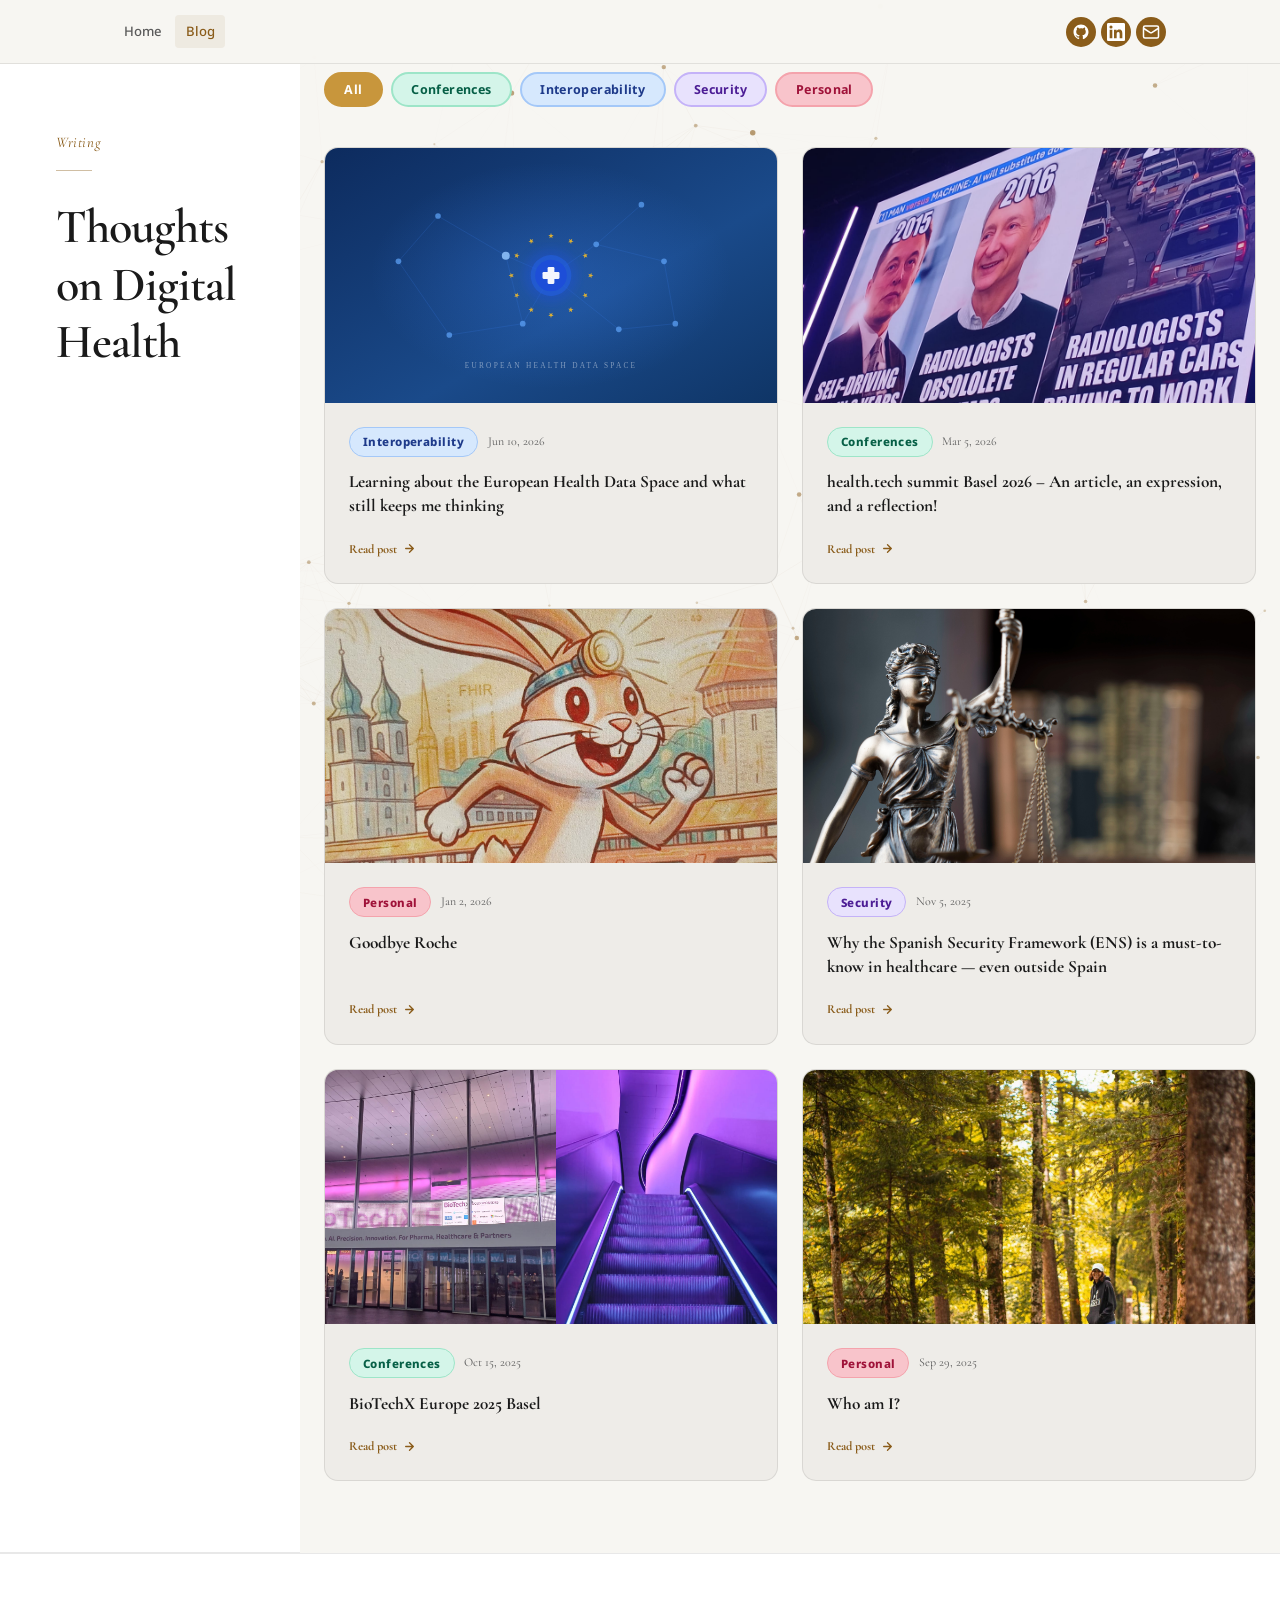
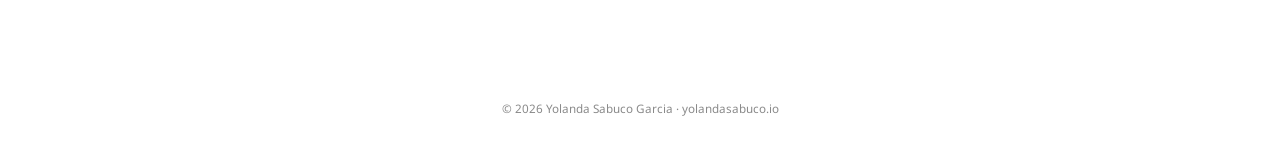
<file: blog/index.html>
<!DOCTYPE html>
<html lang="en">
<head>
  <meta charset="UTF-8" />
  <meta name="viewport" content="width=device-width, initial-scale=1.0" />
  <title>Blog — Yolanda Sabuco Garcia</title>
  <meta name="description" content="Articles on healthcare interoperability, FHIR, digital health, security frameworks, and reflections from conferences." />
  <link rel="stylesheet" href="../css/style.css" />
</head>
<body>

<canvas id="bg-canvas" aria-hidden="true"></canvas>

<nav class="nav">
  <div class="nav__inner">
    <div class="nav__links">
      <a href="../index.html" class="nav__link">Home</a>
      <a href="../blog/index.html" class="nav__link active">Blog</a>
    </div>
    <div class="nav__social">
      <a href="https://github.com/yoliyu" aria-label="GitHub"><svg width="18" height="18" viewBox="0 0 24 24" fill="currentColor"><path d="M12 2C6.477 2 2 6.477 2 12c0 4.418 2.865 8.166 6.839 9.489.5.092.682-.217.682-.482 0-.237-.009-.868-.013-1.703-2.782.604-3.369-1.342-3.369-1.342-.454-1.155-1.11-1.463-1.11-1.463-.908-.62.069-.608.069-.608 1.003.07 1.531 1.03 1.531 1.03.892 1.529 2.341 1.087 2.91.831.092-.646.35-1.086.636-1.336-2.22-.253-4.555-1.11-4.555-4.943 0-1.091.39-1.984 1.029-2.683-.103-.253-.446-1.27.098-2.647 0 0 .84-.269 2.75 1.025A9.578 9.578 0 0 1 12 6.836c.85.004 1.705.115 2.504.337 1.909-1.294 2.747-1.025 2.747-1.025.546 1.377.203 2.394.1 2.647.64.699 1.028 1.592 1.028 2.683 0 3.842-2.339 4.687-4.566 4.935.359.309.678.919.678 1.852 0 1.336-.012 2.415-.012 2.743 0 .267.18.578.688.48C19.138 20.163 22 16.418 22 12c0-5.523-4.477-10-10-10z"/></svg></a>
      <a href="https://www.linkedin.com/in/yolanda-sabuco-garcia/" aria-label="LinkedIn"><svg width="18" height="18" viewBox="0 0 24 24" fill="currentColor"><path d="M20.447 20.452h-3.554v-5.569c0-1.328-.027-3.037-1.852-3.037-1.853 0-2.136 1.445-2.136 2.939v5.667H9.351V9h3.414v1.561h.046c.477-.9 1.637-1.85 3.37-1.85 3.601 0 4.267 2.37 4.267 5.455v6.286zM5.337 7.433a2.062 2.062 0 0 1-2.063-2.065 2.064 2.064 0 1 1 2.063 2.065zm1.782 13.019H3.555V9h3.564v11.452zM22.225 0H1.771C.792 0 0 .774 0 1.729v20.542C0 23.227.792 24 1.771 24h20.451C23.2 24 24 23.227 24 22.271V1.729C24 .774 23.2 0 22.222 0h.003z"/></svg></a>
      <a href="mailto:info@yolandasabuco.io" aria-label="Email"><svg width="18" height="18" viewBox="0 0 24 24" fill="none" stroke="currentColor" stroke-width="2"><rect x="2" y="4" width="20" height="16" rx="2"/><path d="m22 7-8.97 5.7a1.94 1.94 0 0 1-2.06 0L2 7"/></svg></a>
    </div>
    <button class="nav__hamburger" aria-label="Open menu"><span></span><span></span><span></span></button>
  </div>
  <div class="nav__mobile-menu">
    <a href="../index.html" class="nav__mobile-link">Home</a>
    <a href="../blog/index.html" class="nav__mobile-link">Blog</a>
  </div>
</nav>

<!-- Blog Header -->
<section class="blog-index-header">
  <div class="container">
    <div class="section-title">
      <span class="section-label">Writing</span>
      <div class="divider"></div>
      <h1 style="font-size: clamp(2rem, 4vw, 3rem); margin-bottom: 0.5rem;">Thoughts on Digital Health</h1>
  </div>
</section>

<!-- Filter + Posts -->
<section class="blog-cards-section">
  <div class="container">

    <div class="filter-row" role="group" aria-label="Filter posts by category">
      <button class="filter-btn active" data-filter="all">All</button>
      <button class="filter-btn" data-filter="conferences">Conferences</button>
      <button class="filter-btn" data-filter="interoperability">Interoperability</button>
      <button class="filter-btn" data-filter="security">Security</button>
      <button class="filter-btn" data-filter="personal">Personal</button>
    </div>

    <div class="blog-grid">

      <a class="blog-card" data-category="interoperability" href="ehds.html">
        <div class="blog-img-wrap">
          <img class="blog-img" src="../images/blog/ehds-cover.svg" alt="European Health Data Space" loading="lazy">
        </div>
        <div class="blog-body">
          <div class="blog-meta">
            <span class="cat-pill cat-interoperability">Interoperability</span>
            <span class="blog-date">Jun 10, 2026</span>
          </div>
          <div class="blog-title">Learning about the European Health Data Space and what still keeps me thinking</div>
          <span class="blog-read">
            Read post
            <svg viewBox="0 0 24 24" fill="none" stroke="currentColor" stroke-width="2.5" stroke-linecap="round" stroke-linejoin="round" aria-hidden="true"><path d="M5 12h14M12 5l7 7-7 7"/></svg>
          </span>
        </div>
      </a>

      <a class="blog-card" data-category="conferences" href="health-tech-summit-2026.html">
        <div class="blog-img-wrap">
          <img class="blog-img" src="../images/blog/WhatsApp-Image-2026-03-04-at-17.52.22.jpeg" alt="health.tech summit Basel 2026" loading="lazy">
        </div>
        <div class="blog-body">
          <div class="blog-meta">
            <span class="cat-pill cat-conferences">Conferences</span>
            <span class="blog-date">Mar 5, 2026</span>
          </div>
          <div class="blog-title">health.tech summit Basel 2026 – An article, an expression, and a reflection!</div>
          <span class="blog-read">
            Read post
            <svg viewBox="0 0 24 24" fill="none" stroke="currentColor" stroke-width="2.5" stroke-linecap="round" stroke-linejoin="round" aria-hidden="true"><path d="M5 12h14M12 5l7 7-7 7"/></svg>
          </span>
        </div>
      </a>

      <a class="blog-card" data-category="personal" href="goodbye-roche.html">
        <div class="blog-img-wrap">
          <img class="blog-img" src="../images/blog/Goodbye-e1767379319124.png" alt="Goodbye Roche" loading="lazy">
        </div>
        <div class="blog-body">
          <div class="blog-meta">
            <span class="cat-pill cat-personal">Personal</span>
            <span class="blog-date">Jan 2, 2026</span>
          </div>
          <div class="blog-title">Goodbye Roche</div>
          <span class="blog-read">
            Read post
            <svg viewBox="0 0 24 24" fill="none" stroke="currentColor" stroke-width="2.5" stroke-linecap="round" stroke-linejoin="round" aria-hidden="true"><path d="M5 12h14M12 5l7 7-7 7"/></svg>
          </span>
        </div>
      </a>

      <a class="blog-card" data-category="security" href="spanish-security-framework.html">
        <div class="blog-img-wrap">
          <img class="blog-img" src="../images/blog/justice-e1762327016691.png" alt="Spanish Security Framework ENS" loading="lazy">
        </div>
        <div class="blog-body">
          <div class="blog-meta">
            <span class="cat-pill cat-security">Security</span>
            <span class="blog-date">Nov 5, 2025</span>
          </div>
          <div class="blog-title">Why the Spanish Security Framework (ENS) is a must-to-know in healthcare — even outside Spain</div>
          <span class="blog-read">
            Read post
            <svg viewBox="0 0 24 24" fill="none" stroke="currentColor" stroke-width="2.5" stroke-linecap="round" stroke-linejoin="round" aria-hidden="true"><path d="M5 12h14M12 5l7 7-7 7"/></svg>
          </span>
        </div>
      </a>

      <a class="blog-card" data-category="conferences" href="biotechx-2025.html">
        <div class="blog-img-wrap">
          <img class="blog-img" src="../images/blog/biotechx.png" alt="BioTechX Europe 2025 Basel" loading="lazy">
        </div>
        <div class="blog-body">
          <div class="blog-meta">
            <span class="cat-pill cat-conferences">Conferences</span>
            <span class="blog-date">Oct 15, 2025</span>
          </div>
          <div class="blog-title">BioTechX Europe 2025 Basel</div>
          <span class="blog-read">
            Read post
            <svg viewBox="0 0 24 24" fill="none" stroke="currentColor" stroke-width="2.5" stroke-linecap="round" stroke-linejoin="round" aria-hidden="true"><path d="M5 12h14M12 5l7 7-7 7"/></svg>
          </span>
        </div>
      </a>

      <a class="blog-card" data-category="personal" href="who-am-i.html">
        <div class="blog-img-wrap">
          <img class="blog-img" src="../images/blog/WhatsApp-Image-2025-09-22-at-23.16.43-1-scaled-e1759166299382.jpeg" alt="Who am I?" loading="lazy" style="object-position:top;">
        </div>
        <div class="blog-body">
          <div class="blog-meta">
            <span class="cat-pill cat-personal">Personal</span>
            <span class="blog-date">Sep 29, 2025</span>
          </div>
          <div class="blog-title">Who am I?</div>
          <span class="blog-read">
            Read post
            <svg viewBox="0 0 24 24" fill="none" stroke="currentColor" stroke-width="2.5" stroke-linecap="round" stroke-linejoin="round" aria-hidden="true"><path d="M5 12h14M12 5l7 7-7 7"/></svg>
          </span>
        </div>
      </a>

    </div>
  </div>
</section>

<footer class="footer">
  <div class="container">
    <div class="footer__inner">
      <div class="footer__brand">
        <div class="footer__logo">Yolanda Sabuco Garcia</div>
        <div class="footer__tagline">Senior Healthcare Interoperability Specialist · Alicante, Spain</div>
      </div>
      <div class="footer__links">
        <a href="../index.html"        class="footer__link">Home</a>
        <a href="../blog/index.html"   class="footer__link">Blog</a>
      </div>
    </div>
    <div class="footer__copyright">© 2026 Yolanda Sabuco Garcia · yolandasabuco.io</div>
  </div>
</footer>

<button class="back-to-top" aria-label="Back to top">
  <svg width="16" height="16" viewBox="0 0 24 24" fill="none" stroke="currentColor" stroke-width="2.5"><polyline points="18 15 12 9 6 15"/></svg>
</button>

<script src="../js/main.js"></script>
</body>
</html>
</file>
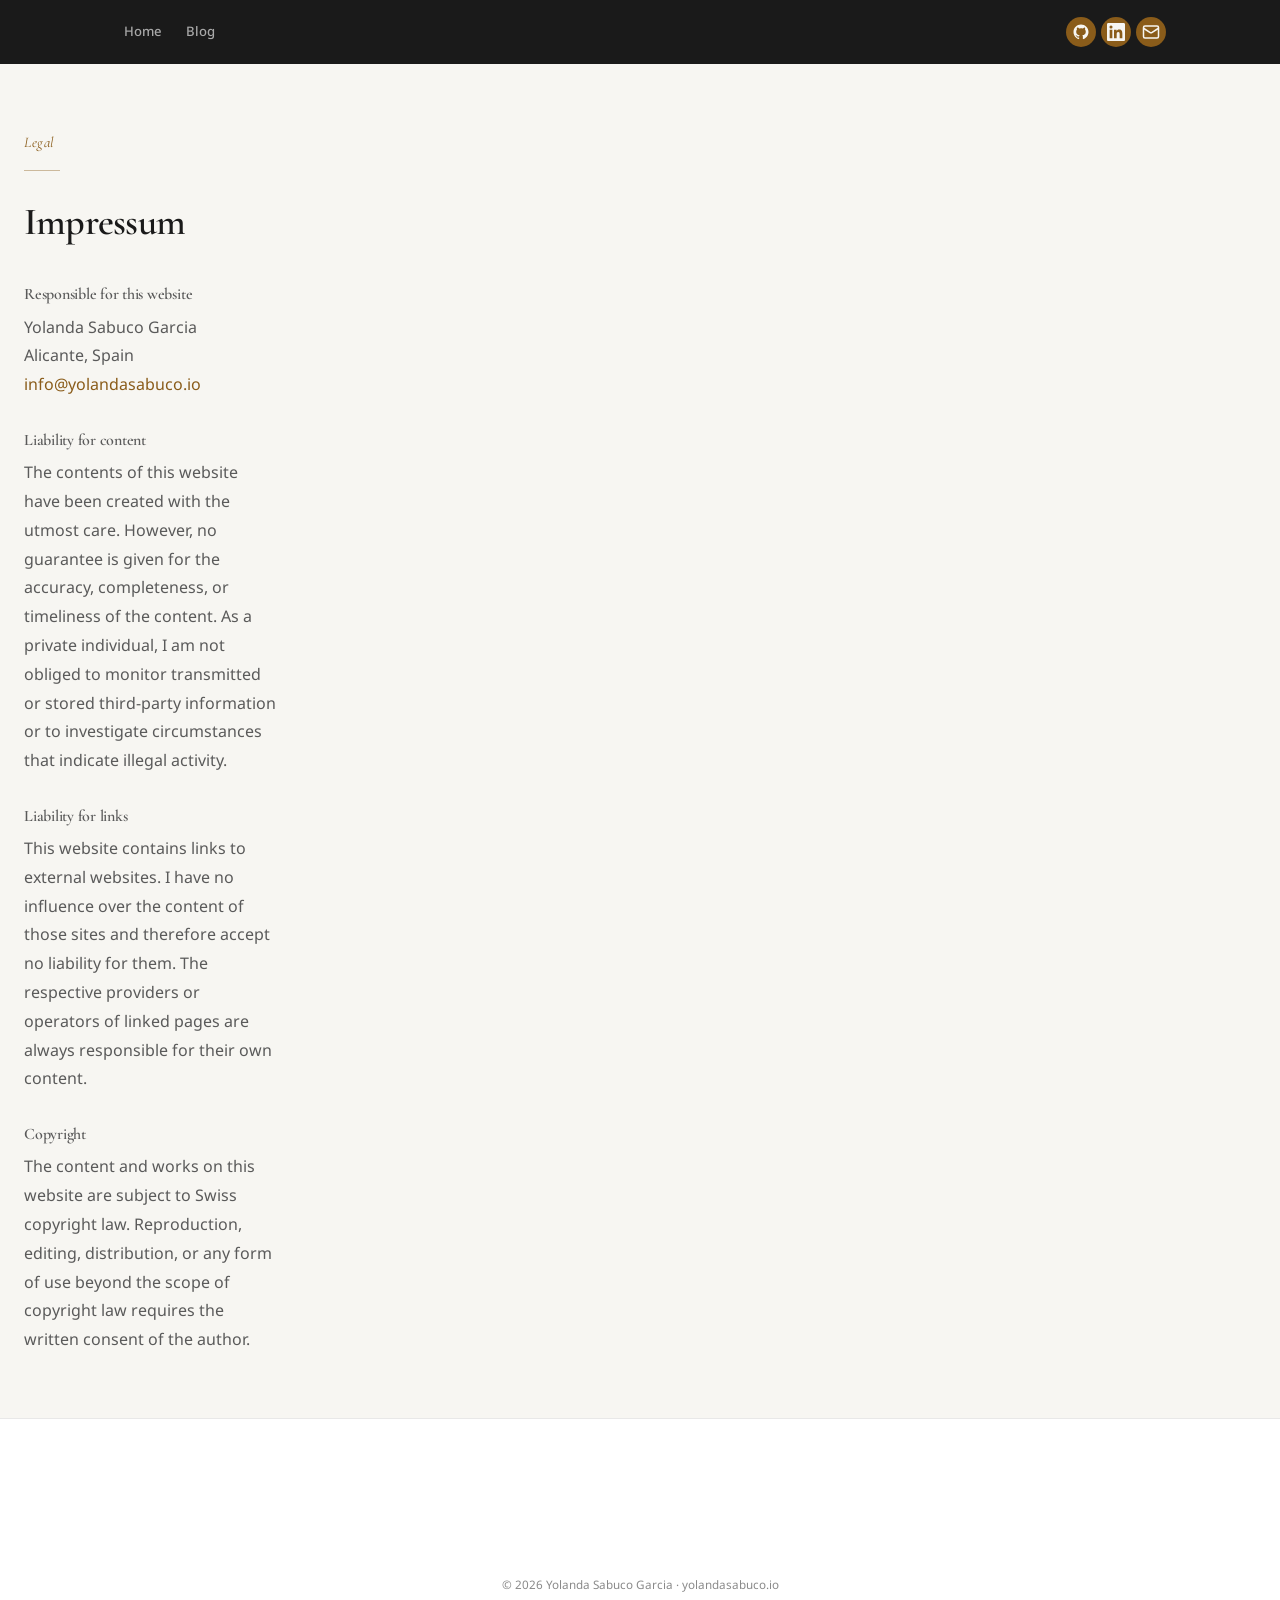
<file: impressum.html>
<!DOCTYPE html>
<html lang="en">
<head>
  <meta charset="UTF-8" />
  <meta name="viewport" content="width=device-width, initial-scale=1.0" />
  <title>Impressum — Yolanda Sabuco Garcia</title>
  <meta name="description" content="Legal disclosure for yolandasabuco.io" />
  <meta name="robots" content="noindex" />
  <link rel="stylesheet" href="css/style.css" />
</head>
<body>

<nav class="nav" role="navigation" aria-label="Main navigation">
  <div class="nav__inner">
    <div class="nav__links" role="list">
      <a href="index.html" class="nav__link">Home</a>
      <a href="blog/index.html" class="nav__link">Blog</a>
    </div>
    <div class="nav__social">
      <a href="https://github.com/yoliyu" aria-label="GitHub">
        <svg width="18" height="18" viewBox="0 0 24 24" fill="currentColor"><path d="M12 2C6.477 2 2 6.477 2 12c0 4.418 2.865 8.166 6.839 9.489.5.092.682-.217.682-.482 0-.237-.009-.868-.013-1.703-2.782.604-3.369-1.342-3.369-1.342-.454-1.155-1.11-1.463-1.11-1.463-.908-.62.069-.608.069-.608 1.003.07 1.531 1.03 1.531 1.03.892 1.529 2.341 1.087 2.91.831.092-.646.35-1.086.636-1.336-2.22-.253-4.555-1.11-4.555-4.943 0-1.091.39-1.984 1.029-2.683-.103-.253-.446-1.27.098-2.647 0 0 .84-.269 2.75 1.025A9.578 9.578 0 0 1 12 6.836c.85.004 1.705.115 2.504.337 1.909-1.294 2.747-1.025 2.747-1.025.546 1.377.203 2.394.1 2.647.64.699 1.028 1.592 1.028 2.683 0 3.842-2.339 4.687-4.566 4.935.359.309.678.919.678 1.852 0 1.336-.012 2.415-.012 2.743 0 .267.18.578.688.48C19.138 20.163 22 16.418 22 12c0-5.523-4.477-10-10-10z"/></svg>
      </a>
      <a href="https://www.linkedin.com/in/yolanda-sabuco-garcia/" aria-label="LinkedIn">
        <svg width="18" height="18" viewBox="0 0 24 24" fill="currentColor"><path d="M20.447 20.452h-3.554v-5.569c0-1.328-.027-3.037-1.852-3.037-1.853 0-2.136 1.445-2.136 2.939v5.667H9.351V9h3.414v1.561h.046c.477-.9 1.637-1.85 3.37-1.85 3.601 0 4.267 2.37 4.267 5.455v6.286zM5.337 7.433a2.062 2.062 0 0 1-2.063-2.065 2.064 2.064 0 1 1 2.063 2.065zm1.782 13.019H3.555V9h3.564v11.452zM22.225 0H1.771C.792 0 0 .774 0 1.729v20.542C0 23.227.792 24 1.771 24h20.451C23.2 24 24 23.227 24 22.271V1.729C24 .774 23.2 0 22.222 0h.003z"/></svg>
      </a>
      <a href="mailto:info@yolandasabuco.io" aria-label="Email">
        <svg width="18" height="18" viewBox="0 0 24 24" fill="none" stroke="currentColor" stroke-width="2"><rect x="2" y="4" width="20" height="16" rx="2"/><path d="m22 7-8.97 5.7a1.94 1.94 0 0 1-2.06 0L2 7"/></svg>
      </a>
    </div>
    <button class="nav__hamburger" aria-label="Open menu"><span></span><span></span><span></span></button>
  </div>
  <div class="nav__mobile-menu">
    <a href="index.html" class="nav__mobile-link">Home</a>
    <a href="blog/index.html" class="nav__mobile-link">Blog</a>
  </div>
</nav>

<section style="padding-top: calc(var(--nav-height) + 4rem); padding-bottom: 4rem;">
  <div class="container" style="max-width: 680px;">

    <div class="section-title reveal">
      <span class="section-label">Legal</span>
      <div class="divider"></div>
      <h1 style="font-size: clamp(1.8rem, 3vw, 2.5rem); margin-bottom: 2rem;">Impressum</h1>
    </div>

    <div style="color: var(--text-secondary); line-height: 1.8; display: flex; flex-direction: column; gap: 2rem;">

      <div>
        <h2 style="font-size: 1rem; font-weight: 600; color: var(--text-primary); margin-bottom: 0.5rem;">Responsible for this website</h2>
        <p>Yolanda Sabuco Garcia<br>
        Alicante, Spain<br>
        <a href="mailto:info@yolandasabuco.io" style="color: var(--accent);">info@yolandasabuco.io</a></p>
      </div>

      <div>
        <h2 style="font-size: 1rem; font-weight: 600; color: var(--text-primary); margin-bottom: 0.5rem;">Liability for content</h2>
        <p>The contents of this website have been created with the utmost care. However, no guarantee is given for the accuracy, completeness, or timeliness of the content. As a private individual, I am not obliged to monitor transmitted or stored third-party information or to investigate circumstances that indicate illegal activity.</p>
      </div>

      <div>
        <h2 style="font-size: 1rem; font-weight: 600; color: var(--text-primary); margin-bottom: 0.5rem;">Liability for links</h2>
        <p>This website contains links to external websites. I have no influence over the content of those sites and therefore accept no liability for them. The respective providers or operators of linked pages are always responsible for their own content.</p>
      </div>

      <div>
        <h2 style="font-size: 1rem; font-weight: 600; color: var(--text-primary); margin-bottom: 0.5rem;">Copyright</h2>
        <p>The content and works on this website are subject to Swiss copyright law. Reproduction, editing, distribution, or any form of use beyond the scope of copyright law requires the written consent of the author.</p>
      </div>

    </div>
  </div>
</section>

<footer class="footer">
  <div class="container">
    <div class="footer__inner">
      <div class="footer__brand">
        <div class="footer__logo">Yolanda Sabuco Garcia</div>
        <div class="footer__tagline">Senior Healthcare Interoperability Specialist · Alicante, Spain</div>
      </div>
      <div class="footer__links">
        <a href="index.html" class="footer__link">Home</a>
        <a href="blog/index.html" class="footer__link">Blog</a>
        <a href="impressum.html" class="footer__link">Impressum</a>
      </div>
    </div>
    <div class="footer__copyright">© 2026 Yolanda Sabuco Garcia · yolandasabuco.io</div>
  </div>
</footer>

<button class="back-to-top" aria-label="Back to top"><svg width="16" height="16" viewBox="0 0 24 24" fill="none" stroke="currentColor" stroke-width="2.5"><polyline points="18 15 12 9 6 15"/></svg></button>
<script src="js/main.js"></script>
</body>
</html>
</file>
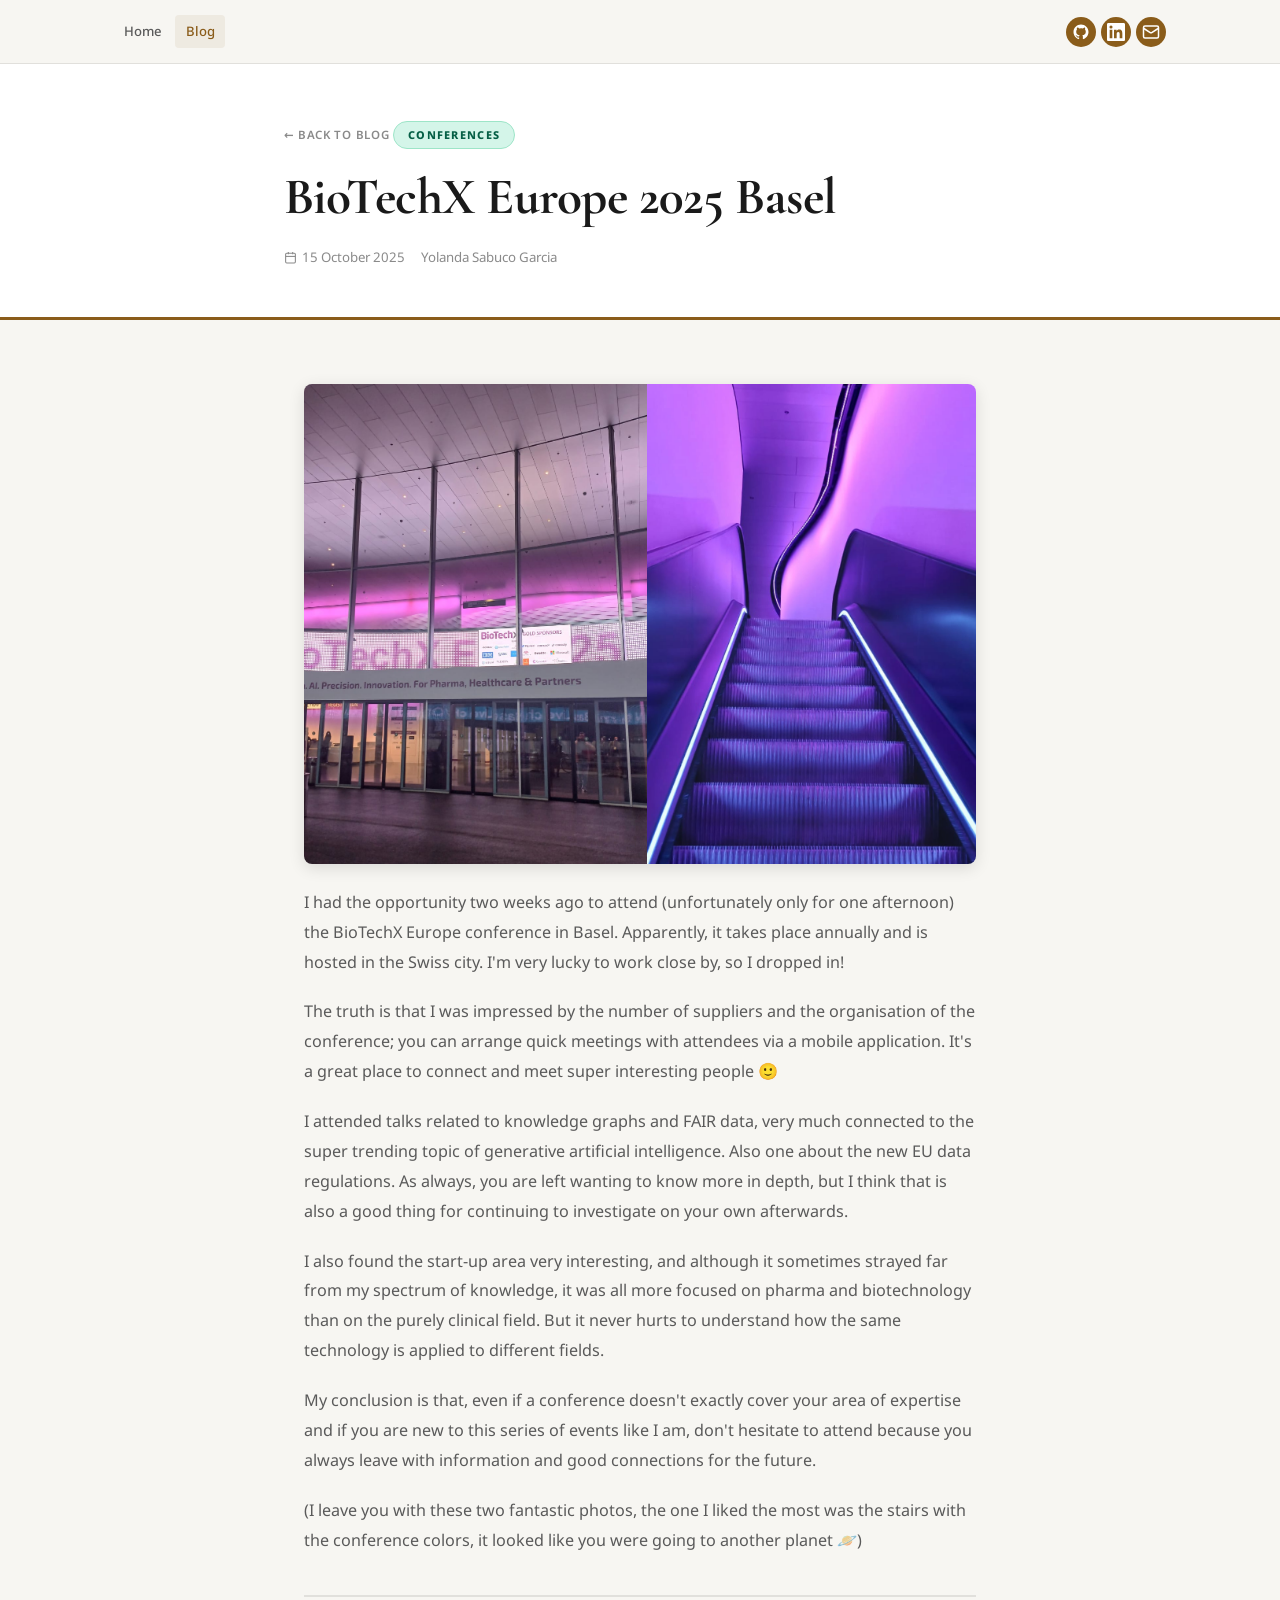
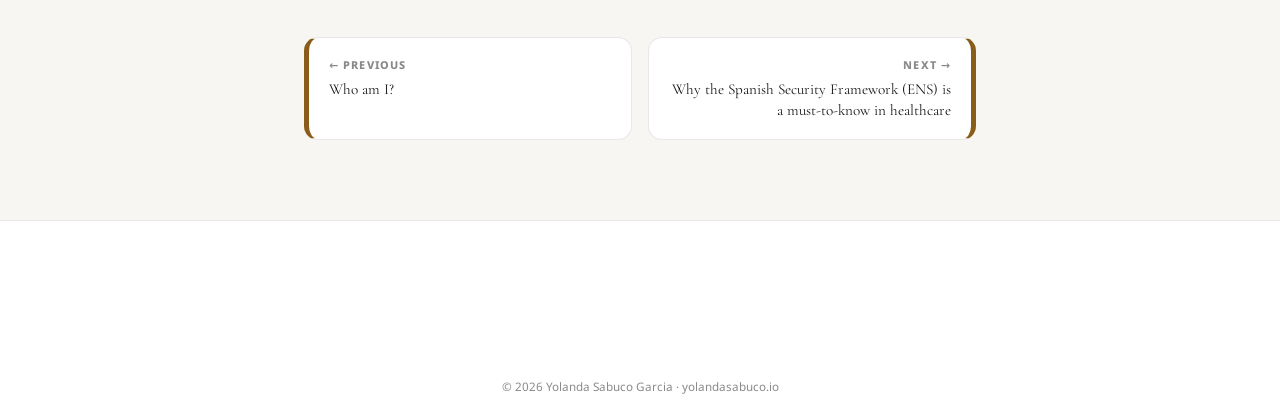
<file: blog/biotechx-2025.html>
<!DOCTYPE html>
<html lang="en">
<head>
  <meta charset="UTF-8" />
  <meta name="viewport" content="width=device-width, initial-scale=1.0" />
  <title>BioTechX Europe 2025 Basel — Yolanda Sabuco Garcia</title>
  <meta name="description" content="A visit to BioTechX Europe in Basel: knowledge graphs, FAIR data, generative AI, EU data regulations, and why attending conferences outside your area always pays off." />
  <link rel="stylesheet" href="../css/style.css" />
</head>
<body>

<nav class="nav">
  <div class="nav__inner">
    <div class="nav__links">
      <a href="../index.html" class="nav__link">Home</a>
      <a href="../blog/index.html" class="nav__link active">Blog</a>
    </div>
    <div class="nav__social">
      <a href="https://github.com/yoliyu" aria-label="GitHub"><svg width="18" height="18" viewBox="0 0 24 24" fill="currentColor"><path d="M12 2C6.477 2 2 6.477 2 12c0 4.418 2.865 8.166 6.839 9.489.5.092.682-.217.682-.482 0-.237-.009-.868-.013-1.703-2.782.604-3.369-1.342-3.369-1.342-.454-1.155-1.11-1.463-1.11-1.463-.908-.62.069-.608.069-.608 1.003.07 1.531 1.03 1.531 1.03.892 1.529 2.341 1.087 2.91.831.092-.646.35-1.086.636-1.336-2.22-.253-4.555-1.11-4.555-4.943 0-1.091.39-1.984 1.029-2.683-.103-.253-.446-1.27.098-2.647 0 0 .84-.269 2.75 1.025A9.578 9.578 0 0 1 12 6.836c.85.004 1.705.115 2.504.337 1.909-1.294 2.747-1.025 2.747-1.025.546 1.377.203 2.394.1 2.647.64.699 1.028 1.592 1.028 2.683 0 3.842-2.339 4.687-4.566 4.935.359.309.678.919.678 1.852 0 1.336-.012 2.415-.012 2.743 0 .267.18.578.688.48C19.138 20.163 22 16.418 22 12c0-5.523-4.477-10-10-10z"/></svg></a>
      <a href="https://www.linkedin.com/in/yolanda-sabuco-garcia/" aria-label="LinkedIn"><svg width="18" height="18" viewBox="0 0 24 24" fill="currentColor"><path d="M20.447 20.452h-3.554v-5.569c0-1.328-.027-3.037-1.852-3.037-1.853 0-2.136 1.445-2.136 2.939v5.667H9.351V9h3.414v1.561h.046c.477-.9 1.637-1.85 3.37-1.85 3.601 0 4.267 2.37 4.267 5.455v6.286zM5.337 7.433a2.062 2.062 0 0 1-2.063-2.065 2.064 2.064 0 1 1 2.063 2.065zm1.782 13.019H3.555V9h3.564v11.452zM22.225 0H1.771C.792 0 0 .774 0 1.729v20.542C0 23.227.792 24 1.771 24h20.451C23.2 24 24 23.227 24 22.271V1.729C24 .774 23.2 0 22.222 0h.003z"/></svg></a>
      <a href="mailto:info@yolandasabuco.io" aria-label="Email"><svg width="18" height="18" viewBox="0 0 24 24" fill="none" stroke="currentColor" stroke-width="2"><rect x="2" y="4" width="20" height="16" rx="2"/><path d="m22 7-8.97 5.7a1.94 1.94 0 0 1-2.06 0L2 7"/></svg></a>
    </div>
    <button class="nav__hamburger" aria-label="Open menu"><span></span><span></span><span></span></button>
  </div>
  <div class="nav__mobile-menu">
    <a href="../index.html" class="nav__mobile-link">Home</a>
    <a href="../blog/index.html" class="nav__mobile-link">Blog</a>
  </div>
</nav>

<div class="blog-hero">
  <div class="container container--narrow">
    <a href="../blog/index.html" class="post-back">← Back to Blog</a>
    <span class="post-cat" data-cat="conferences">Conferences</span>
    <h1 class="post-title">BioTechX Europe 2025 Basel</h1>
    <div class="post-meta">
      <span class="post-meta-item">
        <svg width="13" height="13" viewBox="0 0 24 24" fill="none" stroke="currentColor" stroke-width="2"><rect x="3" y="4" width="18" height="18" rx="2"/><line x1="16" y1="2" x2="16" y2="6"/><line x1="8" y1="2" x2="8" y2="6"/><line x1="3" y1="10" x2="21" y2="10"/></svg>
        15 October 2025
      </span>
      <span class="post-meta-item">Yolanda Sabuco Garcia</span>
    </div>
  </div>
</div>

<div class="post-body">
  <div class="post-body__inner">
    <img class="post-img" src="../images/blog/biotechx.png" alt="BioTechX Europe 2025 Basel" />

    <p>
      I had the opportunity two weeks ago to attend (unfortunately only for one afternoon) the BioTechX Europe conference
      in Basel. Apparently, it takes place annually and is hosted in the Swiss city. I'm very lucky to work close by,
      so I dropped in!
    </p>

    <p>
      The truth is that I was impressed by the number of suppliers and the organisation of the conference; you can
      arrange quick meetings with attendees via a mobile application. It's a great place to connect and meet super
      interesting people 🙂
    </p>

    <p>
      I attended talks related to knowledge graphs and FAIR data, very much connected to the super trending topic of
      generative artificial intelligence. Also one about the new EU data regulations. As always, you are left wanting
      to know more in depth, but I think that is also a good thing for continuing to investigate on your own afterwards.
    </p>

    <p>
      I also found the start-up area very interesting, and although it sometimes strayed far from my spectrum of
      knowledge, it was all more focused on pharma and biotechnology than on the purely clinical field. But it never
      hurts to understand how the same technology is applied to different fields.
    </p>

    <p>
      My conclusion is that, even if a conference doesn't exactly cover your area of expertise and if you are new to
      this series of events like I am, don't hesitate to attend because you always leave with information and good
      connections for the future.
    </p>

    <p>
      (I leave you with these two fantastic photos, the one I liked the most was the stairs with the conference
      colors, it looked like you were going to another planet 🪐)
    </p>

    <div class="post-nav">
      <a href="who-am-i.html" class="post-nav__item" style="text-decoration:none; display:block;">
        <div class="post-nav__lbl">← Previous</div>
        <div class="post-nav__title">Who am I?</div>
      </a>
      <a href="spanish-security-framework.html" class="post-nav__item post-nav__item--next" style="text-decoration:none; display:block;">
        <div class="post-nav__lbl">Next →</div>
        <div class="post-nav__title">Why the Spanish Security Framework (ENS) is a must-to-know in healthcare</div>
      </a>
    </div>
  </div>
</div>

<footer class="footer">
  <div class="container">
    <div class="footer__inner">
      <div class="footer__brand">
        <div class="footer__logo">Yolanda Sabuco Garcia</div>
        <div class="footer__tagline">Senior Healthcare Interoperability Specialist · Alicante, Spain</div>
      </div>
      <div class="footer__links">
        <a href="../index.html" class="footer__link">Home</a>
        <a href="../blog/index.html" class="footer__link">Blog</a>
        <a href="../impressum.html" class="footer__link">Impressum</a>
      </div>
    </div>
    <div class="footer__copyright">© 2026 Yolanda Sabuco Garcia · yolandasabuco.io</div>
  </div>
</footer>
<button class="back-to-top" aria-label="Back to top"><svg width="16" height="16" viewBox="0 0 24 24" fill="none" stroke="currentColor" stroke-width="2.5"><polyline points="18 15 12 9 6 15"/></svg></button>
<script src="../js/main.js"></script>
</body>
</html>
</file>
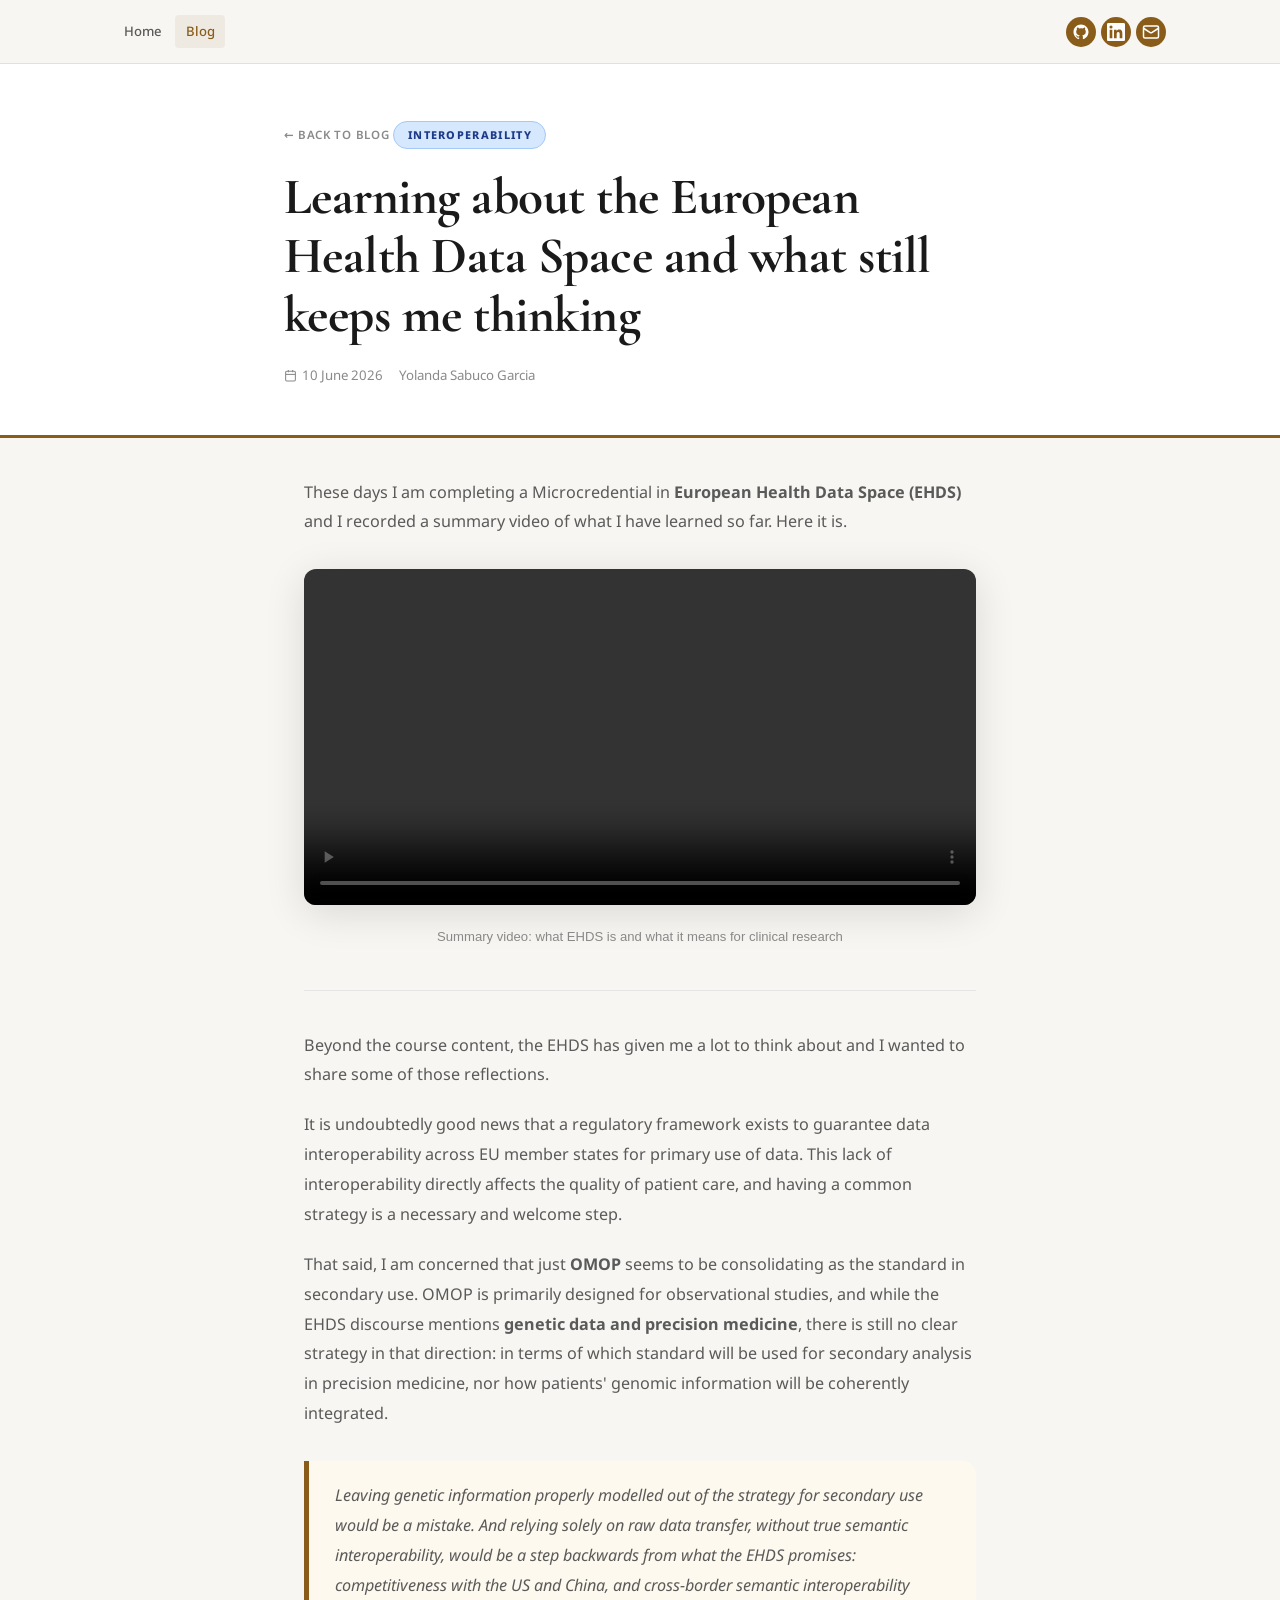
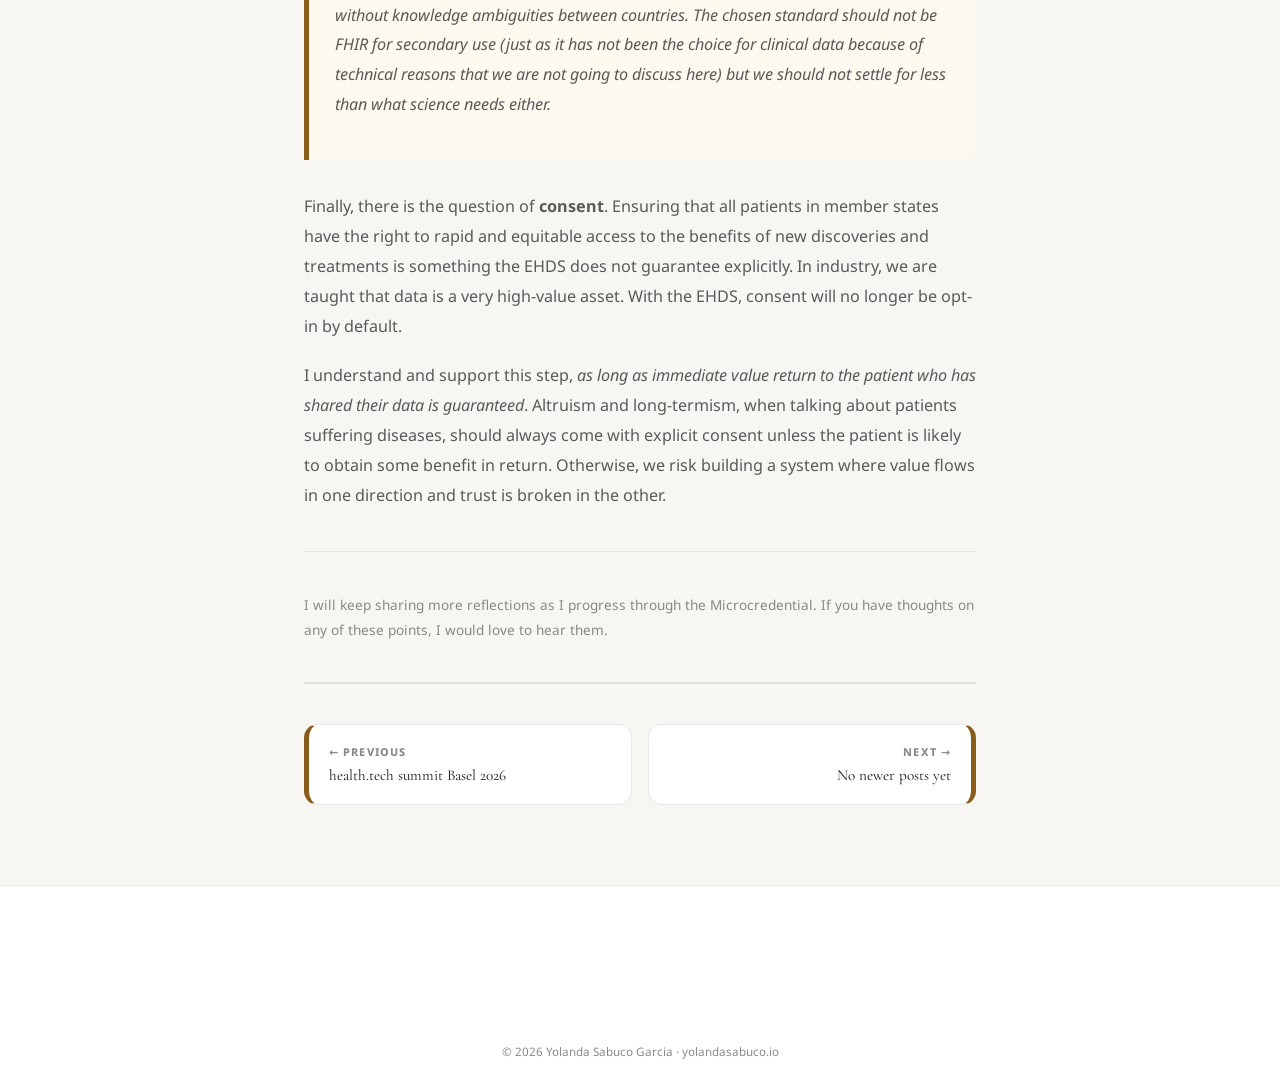
<file: blog/ehds.html>
<!DOCTYPE html>
<html lang="en">
<head>
  <meta charset="UTF-8" />
  <meta name="viewport" content="width=device-width, initial-scale=1.0" />
  <title>Learning about the European Health Data Space — Yolanda Sabuco Garcia</title>
  <meta name="description" content="Taking a Microcredential in EHDS prompted reflections on OMOP, precision medicine, genomic data, and patient consent in the European Health Data Space." />
  <link rel="stylesheet" href="../css/style.css" />
</head>
<body>

<nav class="nav">
  <div class="nav__inner">
    <div class="nav__links">
      <a href="../index.html" class="nav__link">Home</a>
      <a href="../blog/index.html" class="nav__link active">Blog</a>
    </div>
    <div class="nav__social">
      <a href="https://github.com/yoliyu" aria-label="GitHub"><svg width="18" height="18" viewBox="0 0 24 24" fill="currentColor"><path d="M12 2C6.477 2 2 6.477 2 12c0 4.418 2.865 8.166 6.839 9.489.5.092.682-.217.682-.482 0-.237-.009-.868-.013-1.703-2.782.604-3.369-1.342-3.369-1.342-.454-1.155-1.11-1.463-1.11-1.463-.908-.62.069-.608.069-.608 1.003.07 1.531 1.03 1.531 1.03.892 1.529 2.341 1.087 2.91.831.092-.646.35-1.086.636-1.336-2.22-.253-4.555-1.11-4.555-4.943 0-1.091.39-1.984 1.029-2.683-.103-.253-.446-1.27.098-2.647 0 0 .84-.269 2.75 1.025A9.578 9.578 0 0 1 12 6.836c.85.004 1.705.115 2.504.337 1.909-1.294 2.747-1.025 2.747-1.025.546 1.377.203 2.394.1 2.647.64.699 1.028 1.592 1.028 2.683 0 3.842-2.339 4.687-4.566 4.935.359.309.678.919.678 1.852 0 1.336-.012 2.415-.012 2.743 0 .267.18.578.688.48C19.138 20.163 22 16.418 22 12c0-5.523-4.477-10-10-10z"/></svg></a>
      <a href="https://www.linkedin.com/in/yolanda-sabuco-garcia/" aria-label="LinkedIn"><svg width="18" height="18" viewBox="0 0 24 24" fill="currentColor"><path d="M20.447 20.452h-3.554v-5.569c0-1.328-.027-3.037-1.852-3.037-1.853 0-2.136 1.445-2.136 2.939v5.667H9.351V9h3.414v1.561h.046c.477-.9 1.637-1.85 3.37-1.85 3.601 0 4.267 2.37 4.267 5.455v6.286zM5.337 7.433a2.062 2.062 0 0 1-2.063-2.065 2.064 2.064 0 1 1 2.063 2.065zm1.782 13.019H3.555V9h3.564v11.452zM22.225 0H1.771C.792 0 0 .774 0 1.729v20.542C0 23.227.792 24 1.771 24h20.451C23.2 24 24 23.227 24 22.271V1.729C24 .774 23.2 0 22.222 0h.003z"/></svg></a>
      <a href="mailto:info@yolandasabuco.io" aria-label="Email"><svg width="18" height="18" viewBox="0 0 24 24" fill="none" stroke="currentColor" stroke-width="2"><rect x="2" y="4" width="20" height="16" rx="2"/><path d="m22 7-8.97 5.7a1.94 1.94 0 0 1-2.06 0L2 7"/></svg></a>
    </div>
    <button class="nav__hamburger" aria-label="Open menu"><span></span><span></span><span></span></button>
  </div>
  <div class="nav__mobile-menu">
    <a href="../index.html" class="nav__mobile-link">Home</a>
    <a href="../blog/index.html" class="nav__mobile-link">Blog</a>
  </div>
</nav>

<div class="blog-hero">
  <div class="container container--narrow">
    <a href="../blog/index.html" class="post-back">← Back to Blog</a>
    <span class="post-cat" data-cat="interoperability">Interoperability</span>
    <h1 class="post-title">Learning about the European Health Data Space and what still keeps me thinking</h1>
    <div class="post-meta">
      <span class="post-meta-item">
        <svg width="13" height="13" viewBox="0 0 24 24" fill="none" stroke="currentColor" stroke-width="2"><rect x="3" y="4" width="18" height="18" rx="2"/><line x1="16" y1="2" x2="16" y2="6"/><line x1="8" y1="2" x2="8" y2="6"/><line x1="3" y1="10" x2="21" y2="10"/></svg>
        10 June 2026
      </span>
      <span class="post-meta-item">Yolanda Sabuco Garcia</span>
    </div>
  </div>
</div>

<div class="post-body">
  <div class="post-body__inner">

    <p>These days I am completing a Microcredential in <strong>European Health Data Space (EHDS)</strong> and I recorded a summary video of what I have learned so far. Here it is.</p>

    <video id="ehds-video" controls muted playsinline style="width:100%;border-radius:12px;margin:2rem 0;box-shadow:0 8px 40px rgba(0,0,0,.12);display:block;">
      <source src="../images/blog/ehds.mov" type="video/mp4">
    </video>
    <p style="font-size:0.82rem;color:#888;font-family:sans-serif;margin-top:-0.75rem;text-align:center;">Summary video: what EHDS is and what it means for clinical research</p>

    <hr style="border:none;border-top:1px solid #e5e5e5;margin:2.5rem 0;">

    <p>Beyond the course content, the EHDS has given me a lot to think about and I wanted to share some of those reflections.</p>

    <p>It is undoubtedly good news that a regulatory framework exists to guarantee data interoperability across EU member states for primary use of data. This lack of interoperability directly affects the quality of patient care, and having a common strategy is a necessary and welcome step.</p>

    <p>That said, I am concerned that just <strong>OMOP</strong> seems to be consolidating as the standard in secondary use. OMOP is primarily designed for observational studies, and while the EHDS discourse mentions <strong>genetic data and precision medicine</strong>, there is still no clear strategy in that direction: in terms of which standard will be used for secondary analysis in precision medicine, nor how patients' genomic information will be coherently integrated.</p>

    <blockquote>
      <p>Leaving genetic information properly modelled out of the strategy for secondary use would be a mistake. And relying solely on raw data transfer, without true semantic interoperability, would be a step backwards from what the EHDS promises: competitiveness with the US and China, and cross-border semantic interoperability without knowledge ambiguities between countries. The chosen standard should not be FHIR for secondary use  (just as it has not been the choice for clinical data because of technical reasons that we are not going to discuss here) but we should not settle for less than what science needs either.</p>
    </blockquote>

    <p>Finally, there is the question of <strong>consent</strong>. Ensuring that all patients in member states have the right to rapid and equitable access to the benefits of new discoveries and treatments is something the EHDS does not guarantee explicitly. In industry, we are taught that data is a very high-value asset. With the EHDS, consent will no longer be opt-in by default.</p>

    <p>I understand and support this step, <em>as long as immediate value return to the patient who has shared their data is guaranteed</em>. Altruism and long-termism, when talking about patients suffering diseases, should always come with explicit consent unless the patient is likely to obtain some benefit in return. Otherwise, we risk building a system where value flows in one direction and trust is broken in the other.</p>

    <hr style="border:none;border-top:1px solid #e5e5e5;margin:2.5rem 0;">

    <p style="font-size:0.85rem;color:#888;">I will keep sharing more reflections as I progress through the Microcredential. If you have thoughts on any of these points, I would love to hear them.</p>

    <div class="post-nav">
      <a href="health-tech-summit-2026.html" class="post-nav__item" style="text-decoration:none; display:block;">
        <div class="post-nav__lbl">← Previous</div>
        <div class="post-nav__title">health.tech summit Basel 2026</div>
      </a>
      <div class="post-nav__item post-nav__item--next">
        <div class="post-nav__lbl">Next →</div>
        <div class="post-nav__title">No newer posts yet</div>
      </div>
    </div>

  </div>
</div>

<footer class="footer">
  <div class="container">
    <div class="footer__inner">
      <div class="footer__brand">
        <div class="footer__logo">Yolanda Sabuco Garcia</div>
        <div class="footer__tagline">Senior Healthcare Interoperability Specialist · Alicante, Spain</div>
      </div>
      <div class="footer__links">
        <a href="../index.html" class="footer__link">Home</a>
        <a href="../blog/index.html" class="footer__link">Blog</a>
        <a href="../impressum.html" class="footer__link">Impressum</a>
      </div>
    </div>
    <div class="footer__copyright">© 2026 Yolanda Sabuco Garcia · yolandasabuco.io</div>
  </div>
</footer>

<button class="back-to-top" aria-label="Back to top"><svg width="16" height="16" viewBox="0 0 24 24" fill="none" stroke="currentColor" stroke-width="2.5"><polyline points="18 15 12 9 6 15"/></svg></button>
<script src="../js/main.js"></script>
<script>
  (function () {
    const video = document.getElementById('ehds-video');
    if (!video) return;
    const observer = new IntersectionObserver(
      function (entries) {
        entries.forEach(function (entry) {
          if (entry.isIntersecting) {
            video.play().catch(function () {});
          } else {
            video.pause();
          }
        });
      },
      { threshold: 0.5 }
    );
    observer.observe(video);
  })();
</script>
</body>
</html>
</file>
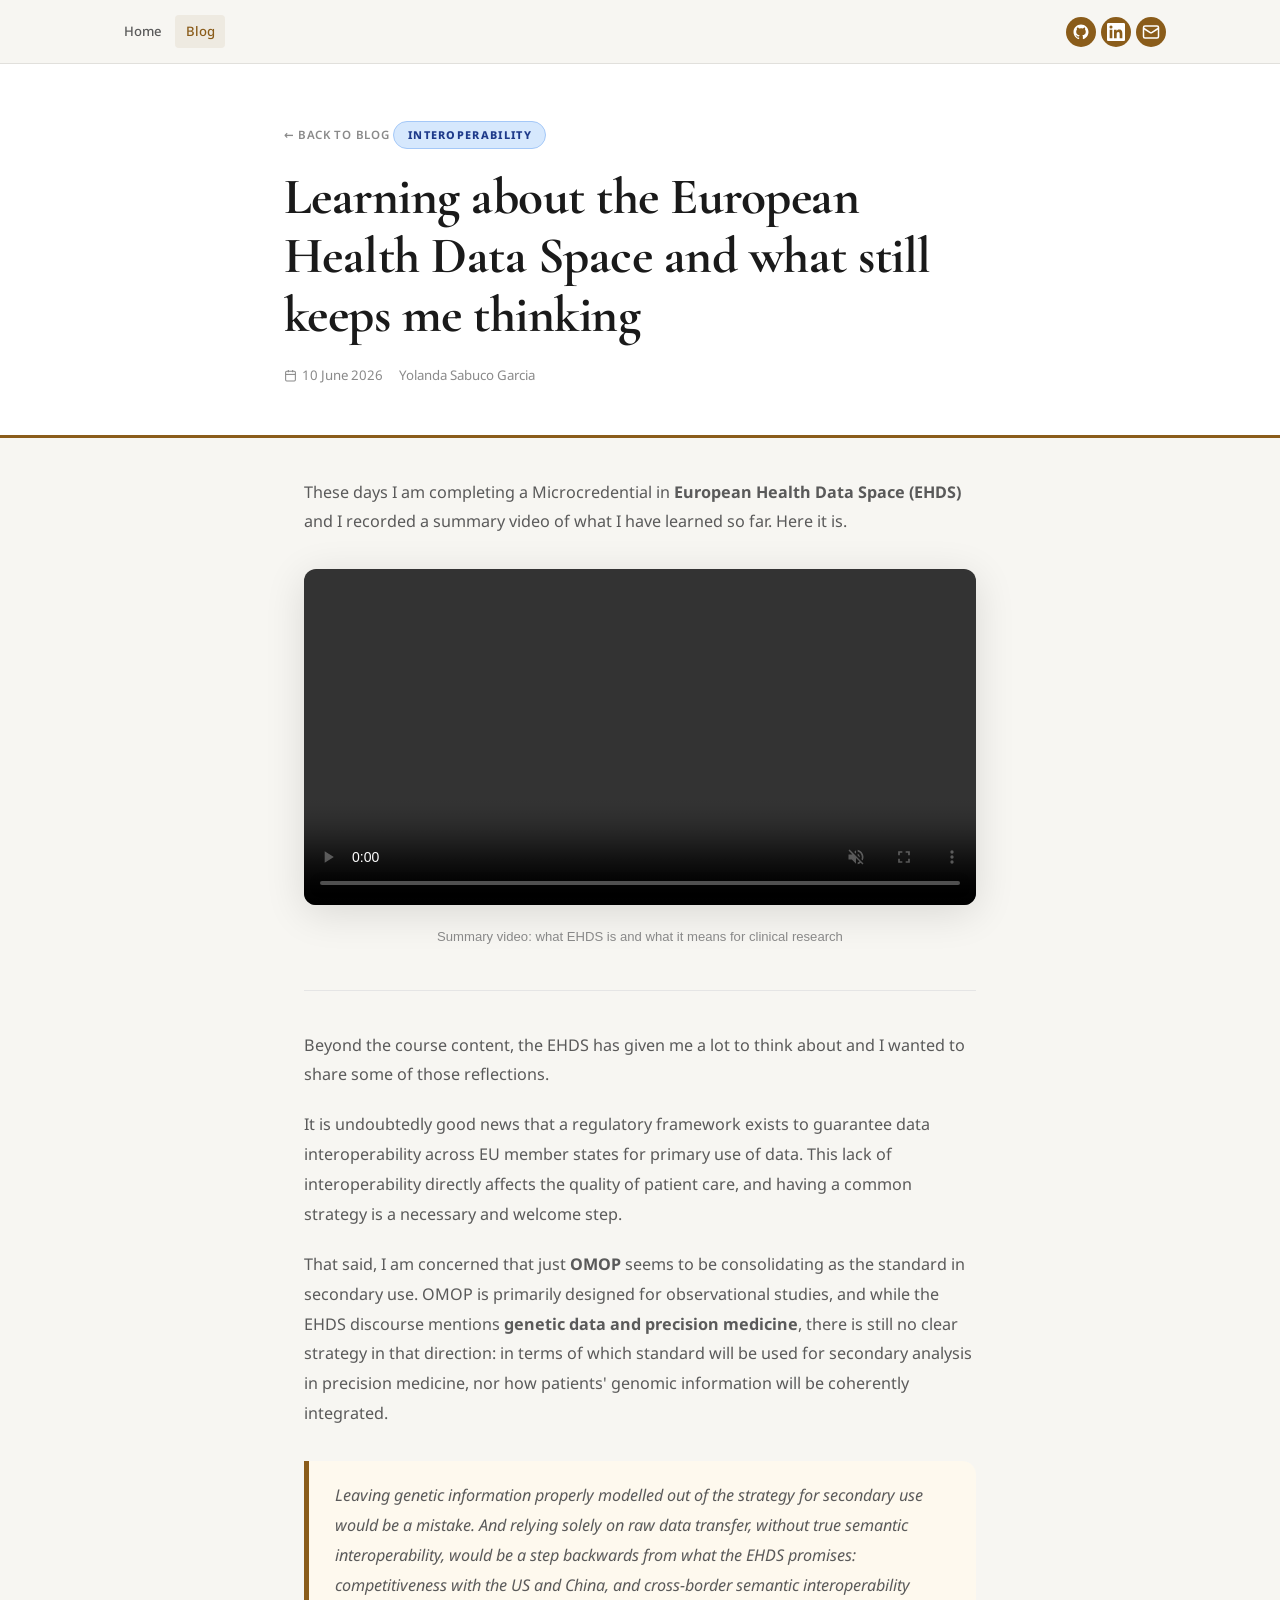
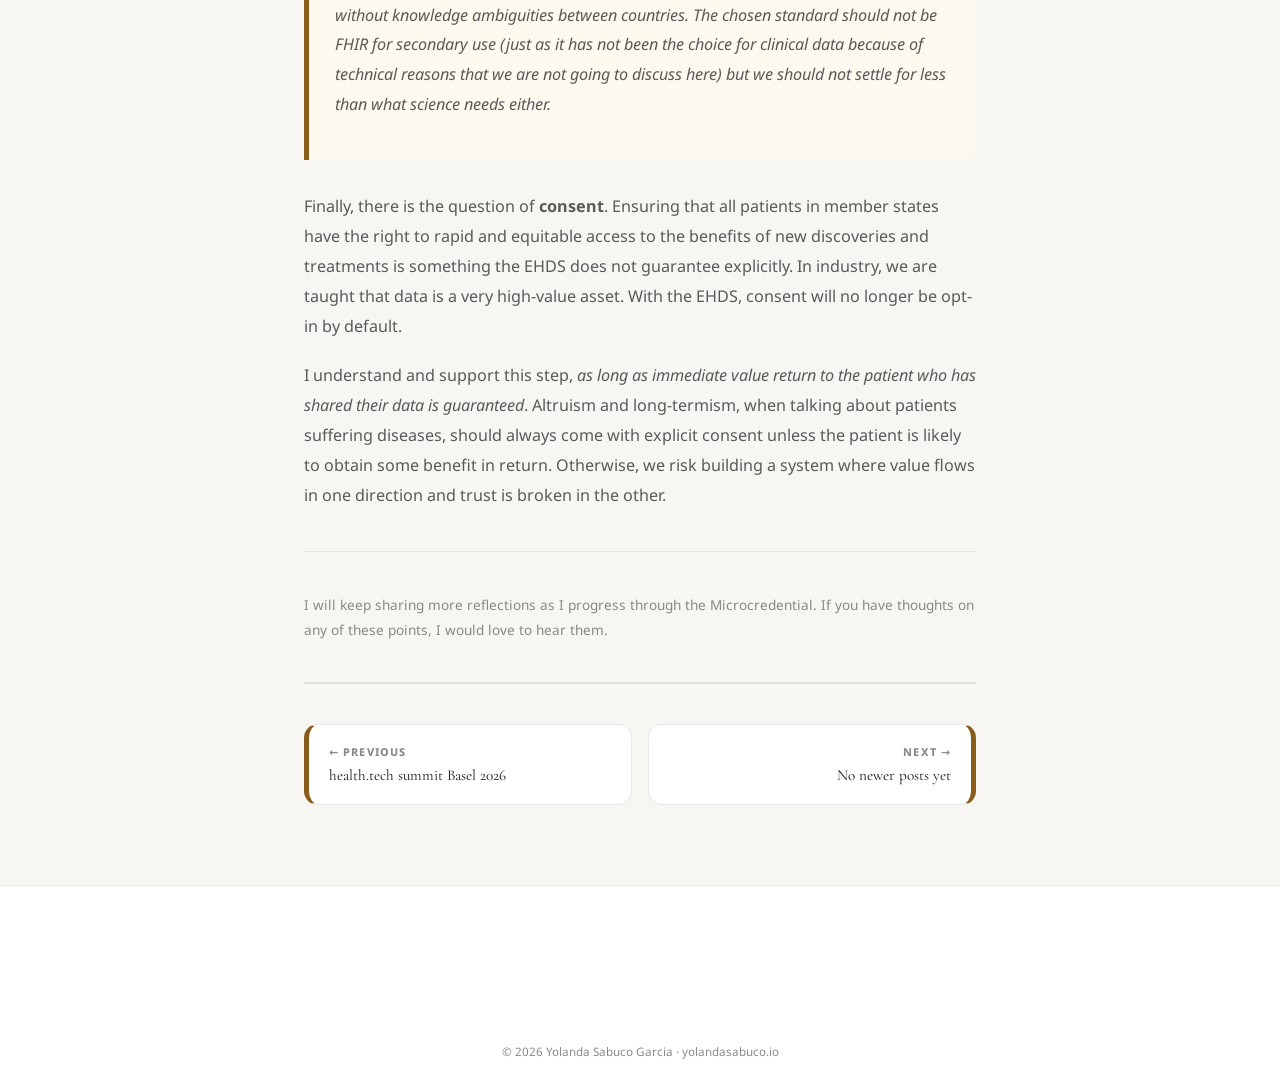
<file: blog/entrada-blog-ehds.html>
<!DOCTYPE html>
<html lang="en">
<head>
  <meta charset="UTF-8" />
  <meta name="viewport" content="width=device-width, initial-scale=1.0" />
  <title>Learning about the European Health Data Space — Yolanda Sabuco Garcia</title>
  <meta name="description" content="Taking a Microcredential in EHDS prompted reflections on OMOP, precision medicine, genomic data, and patient consent in the European Health Data Space." />
  <link rel="stylesheet" href="../css/style.css" />
</head>
<body>

<nav class="nav">
  <div class="nav__inner">
    <div class="nav__links">
      <a href="../index.html" class="nav__link">Home</a>
      <a href="../blog/index.html" class="nav__link active">Blog</a>
    </div>
    <div class="nav__social">
      <a href="https://github.com/yoliyu" aria-label="GitHub"><svg width="18" height="18" viewBox="0 0 24 24" fill="currentColor"><path d="M12 2C6.477 2 2 6.477 2 12c0 4.418 2.865 8.166 6.839 9.489.5.092.682-.217.682-.482 0-.237-.009-.868-.013-1.703-2.782.604-3.369-1.342-3.369-1.342-.454-1.155-1.11-1.463-1.11-1.463-.908-.62.069-.608.069-.608 1.003.07 1.531 1.03 1.531 1.03.892 1.529 2.341 1.087 2.91.831.092-.646.35-1.086.636-1.336-2.22-.253-4.555-1.11-4.555-4.943 0-1.091.39-1.984 1.029-2.683-.103-.253-.446-1.27.098-2.647 0 0 .84-.269 2.75 1.025A9.578 9.578 0 0 1 12 6.836c.85.004 1.705.115 2.504.337 1.909-1.294 2.747-1.025 2.747-1.025.546 1.377.203 2.394.1 2.647.64.699 1.028 1.592 1.028 2.683 0 3.842-2.339 4.687-4.566 4.935.359.309.678.919.678 1.852 0 1.336-.012 2.415-.012 2.743 0 .267.18.578.688.48C19.138 20.163 22 16.418 22 12c0-5.523-4.477-10-10-10z"/></svg></a>
      <a href="https://www.linkedin.com/in/yolanda-sabuco-garcia/" aria-label="LinkedIn"><svg width="18" height="18" viewBox="0 0 24 24" fill="currentColor"><path d="M20.447 20.452h-3.554v-5.569c0-1.328-.027-3.037-1.852-3.037-1.853 0-2.136 1.445-2.136 2.939v5.667H9.351V9h3.414v1.561h.046c.477-.9 1.637-1.85 3.37-1.85 3.601 0 4.267 2.37 4.267 5.455v6.286zM5.337 7.433a2.062 2.062 0 0 1-2.063-2.065 2.064 2.064 0 1 1 2.063 2.065zm1.782 13.019H3.555V9h3.564v11.452zM22.225 0H1.771C.792 0 0 .774 0 1.729v20.542C0 23.227.792 24 1.771 24h20.451C23.2 24 24 23.227 24 22.271V1.729C24 .774 23.2 0 22.222 0h.003z"/></svg></a>
      <a href="mailto:info@yolandasabuco.io" aria-label="Email"><svg width="18" height="18" viewBox="0 0 24 24" fill="none" stroke="currentColor" stroke-width="2"><rect x="2" y="4" width="20" height="16" rx="2"/><path d="m22 7-8.97 5.7a1.94 1.94 0 0 1-2.06 0L2 7"/></svg></a>
    </div>
    <button class="nav__hamburger" aria-label="Open menu"><span></span><span></span><span></span></button>
  </div>
  <div class="nav__mobile-menu">
    <a href="../index.html" class="nav__mobile-link">Home</a>
    <a href="../blog/index.html" class="nav__mobile-link">Blog</a>
  </div>
</nav>

<div class="blog-hero">
  <div class="container container--narrow">
    <a href="../blog/index.html" class="post-back">← Back to Blog</a>
    <span class="post-cat" data-cat="interoperability">Interoperability</span>
    <h1 class="post-title">Learning about the European Health Data Space and what still keeps me thinking</h1>
    <div class="post-meta">
      <span class="post-meta-item">
        <svg width="13" height="13" viewBox="0 0 24 24" fill="none" stroke="currentColor" stroke-width="2"><rect x="3" y="4" width="18" height="18" rx="2"/><line x1="16" y1="2" x2="16" y2="6"/><line x1="8" y1="2" x2="8" y2="6"/><line x1="3" y1="10" x2="21" y2="10"/></svg>
        10 June 2026
      </span>
      <span class="post-meta-item">Yolanda Sabuco Garcia</span>
    </div>
  </div>
</div>

<div class="post-body">
  <div class="post-body__inner">

    <p>These days I am completing a Microcredential in <strong>European Health Data Space (EHDS)</strong> and I recorded a summary video of what I have learned so far. Here it is.</p>

    <video id="ehds-video" controls muted playsinline style="width:100%;border-radius:12px;margin:2rem 0;box-shadow:0 8px 40px rgba(0,0,0,.12);display:block;">
      <source src="../images/blog/ehds.mov" type="video/mp4">
    </video>
    <p style="font-size:0.82rem;color:#888;font-family:sans-serif;margin-top:-0.75rem;text-align:center;">Summary video: what EHDS is and what it means for clinical research</p>

    <hr style="border:none;border-top:1px solid #e5e5e5;margin:2.5rem 0;">

    <p>Beyond the course content, the EHDS has given me a lot to think about and I wanted to share some of those reflections.</p>

    <p>It is undoubtedly good news that a regulatory framework exists to guarantee data interoperability across EU member states for primary use of data. This lack of interoperability directly affects the quality of patient care, and having a common strategy is a necessary and welcome step.</p>

    <p>That said, I am concerned that just <strong>OMOP</strong> seems to be consolidating as the standard in secondary use. OMOP is primarily designed for observational studies, and while the EHDS discourse mentions <strong>genetic data and precision medicine</strong>, there is still no clear strategy in that direction: in terms of which standard will be used for secondary analysis in precision medicine, nor how patients' genomic information will be coherently integrated.</p>

    <blockquote>
      <p>Leaving genetic information properly modelled out of the strategy for secondary use would be a mistake. And relying solely on raw data transfer, without true semantic interoperability, would be a step backwards from what the EHDS promises: competitiveness with the US and China, and cross-border semantic interoperability without knowledge ambiguities between countries. The chosen standard should not be FHIR for secondary use  (just as it has not been the choice for clinical data because of technical reasons that we are not going to discuss here) but we should not settle for less than what science needs either.</p>
    </blockquote>

    <p>Finally, there is the question of <strong>consent</strong>. Ensuring that all patients in member states have the right to rapid and equitable access to the benefits of new discoveries and treatments is something the EHDS does not guarantee explicitly. In industry, we are taught that data is a very high-value asset. With the EHDS, consent will no longer be opt-in by default.</p>

    <p>I understand and support this step, <em>as long as immediate value return to the patient who has shared their data is guaranteed</em>. Altruism and long-termism, when talking about patients suffering diseases, should always come with explicit consent unless the patient is likely to obtain some benefit in return. Otherwise, we risk building a system where value flows in one direction and trust is broken in the other.</p>

    <hr style="border:none;border-top:1px solid #e5e5e5;margin:2.5rem 0;">

    <p style="font-size:0.85rem;color:#888;">I will keep sharing more reflections as I progress through the Microcredential. If you have thoughts on any of these points, I would love to hear them.</p>

    <div class="post-nav">
      <a href="health-tech-summit-2026.html" class="post-nav__item" style="text-decoration:none; display:block;">
        <div class="post-nav__lbl">← Previous</div>
        <div class="post-nav__title">health.tech summit Basel 2026</div>
      </a>
      <div class="post-nav__item post-nav__item--next">
        <div class="post-nav__lbl">Next →</div>
        <div class="post-nav__title">No newer posts yet</div>
      </div>
    </div>

  </div>
</div>

<footer class="footer">
  <div class="container">
    <div class="footer__inner">
      <div class="footer__brand">
        <div class="footer__logo">Yolanda Sabuco Garcia</div>
        <div class="footer__tagline">Senior Healthcare Interoperability Specialist · Luzern, Switzerland</div>
      </div>
      <div class="footer__links">
        <a href="../index.html" class="footer__link">Home</a>
        <a href="../blog/index.html" class="footer__link">Blog</a>
        <a href="../impressum.html" class="footer__link">Impressum</a>
      </div>
    </div>
    <div class="footer__copyright">© 2026 Yolanda Sabuco Garcia · yolandasabuco.io</div>
  </div>
</footer>

<button class="back-to-top" aria-label="Back to top"><svg width="16" height="16" viewBox="0 0 24 24" fill="none" stroke="currentColor" stroke-width="2.5"><polyline points="18 15 12 9 6 15"/></svg></button>
<script src="../js/main.js"></script>
<script>
  (function () {
    const video = document.getElementById('ehds-video');
    if (!video) return;
    const observer = new IntersectionObserver(
      function (entries) {
        entries.forEach(function (entry) {
          if (entry.isIntersecting) {
            video.play().catch(function () {});
          } else {
            video.pause();
          }
        });
      },
      { threshold: 0.5 }
    );
    observer.observe(video);
  })();
</script>
</body>
</html>
</file>
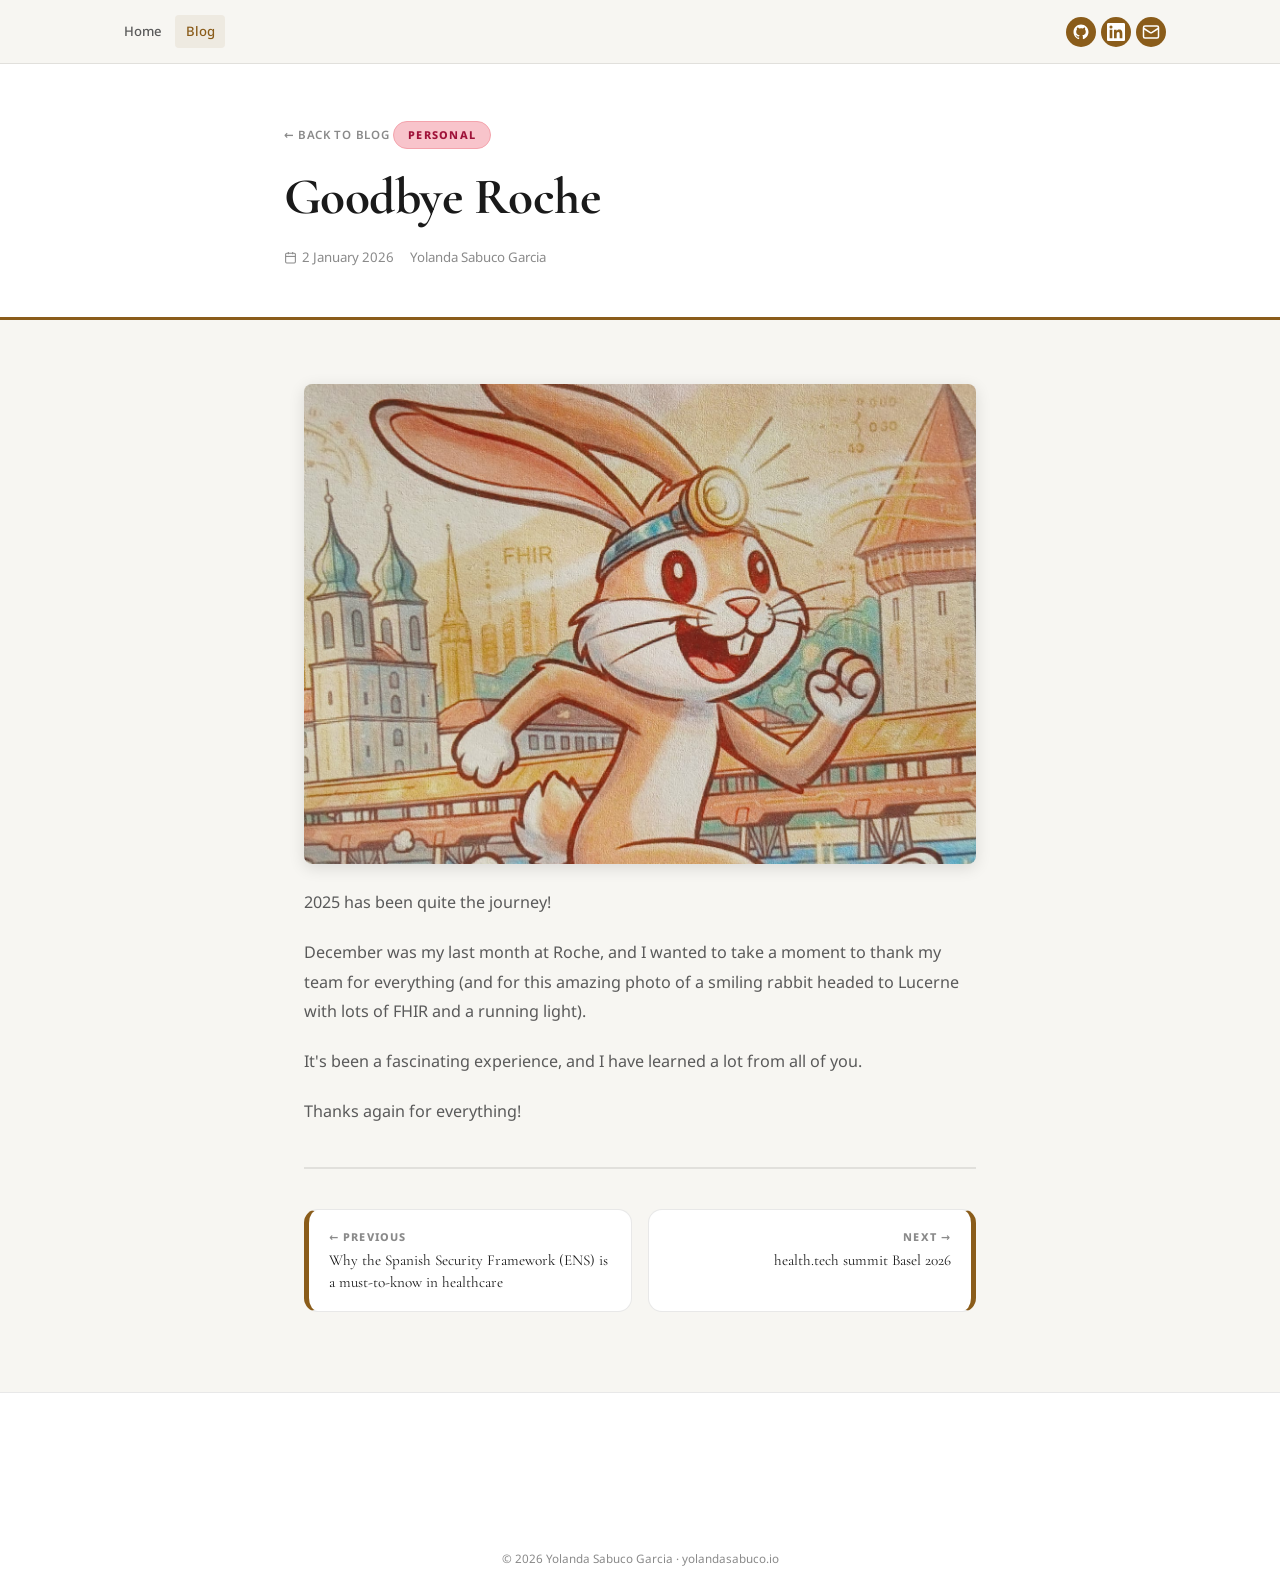
<file: blog/goodbye-roche.html>
<!DOCTYPE html>
<html lang="en">
<head>
  <meta charset="UTF-8" />
  <meta name="viewport" content="width=device-width, initial-scale=1.0" />
  <title>Goodbye Roche — Yolanda Sabuco Garcia</title>
  <meta name="description" content="December 2025 was my last month at Roche — a fascinating experience full of learning." />
  <link rel="stylesheet" href="../css/style.css" />
</head>
<body>

<nav class="nav">
  <div class="nav__inner">
    <div class="nav__links">
      <a href="../index.html" class="nav__link">Home</a>
      <a href="../blog/index.html" class="nav__link active">Blog</a>
    </div>
    <div class="nav__social">
      <a href="https://github.com/yoliyu" aria-label="GitHub"><svg width="18" height="18" viewBox="0 0 24 24" fill="currentColor"><path d="M12 2C6.477 2 2 6.477 2 12c0 4.418 2.865 8.166 6.839 9.489.5.092.682-.217.682-.482 0-.237-.009-.868-.013-1.703-2.782.604-3.369-1.342-3.369-1.342-.454-1.155-1.11-1.463-1.11-1.463-.908-.62.069-.608.069-.608 1.003.07 1.531 1.03 1.531 1.03.892 1.529 2.341 1.087 2.91.831.092-.646.35-1.086.636-1.336-2.22-.253-4.555-1.11-4.555-4.943 0-1.091.39-1.984 1.029-2.683-.103-.253-.446-1.27.098-2.647 0 0 .84-.269 2.75 1.025A9.578 9.578 0 0 1 12 6.836c.85.004 1.705.115 2.504.337 1.909-1.294 2.747-1.025 2.747-1.025.546 1.377.203 2.394.1 2.647.64.699 1.028 1.592 1.028 2.683 0 3.842-2.339 4.687-4.566 4.935.359.309.678.919.678 1.852 0 1.336-.012 2.415-.012 2.743 0 .267.18.578.688.48C19.138 20.163 22 16.418 22 12c0-5.523-4.477-10-10-10z"/></svg></a>
      <a href="https://www.linkedin.com/in/yolanda-sabuco-garcia/" aria-label="LinkedIn"><svg width="18" height="18" viewBox="0 0 24 24" fill="currentColor"><path d="M20.447 20.452h-3.554v-5.569c0-1.328-.027-3.037-1.852-3.037-1.853 0-2.136 1.445-2.136 2.939v5.667H9.351V9h3.414v1.561h.046c.477-.9 1.637-1.85 3.37-1.85 3.601 0 4.267 2.37 4.267 5.455v6.286zM5.337 7.433a2.062 2.062 0 0 1-2.063-2.065 2.064 2.064 0 1 1 2.063 2.065zm1.782 13.019H3.555V9h3.564v11.452zM22.225 0H1.771C.792 0 0 .774 0 1.729v20.542C0 23.227.792 24 1.771 24h20.451C23.2 24 24 23.227 24 22.271V1.729C24 .774 23.2 0 22.222 0h.003z"/></svg></a>
      <a href="mailto:info@yolandasabuco.io" aria-label="Email"><svg width="18" height="18" viewBox="0 0 24 24" fill="none" stroke="currentColor" stroke-width="2"><rect x="2" y="4" width="20" height="16" rx="2"/><path d="m22 7-8.97 5.7a1.94 1.94 0 0 1-2.06 0L2 7"/></svg></a>
    </div>
    <button class="nav__hamburger" aria-label="Open menu"><span></span><span></span><span></span></button>
  </div>
  <div class="nav__mobile-menu">
    <a href="../index.html" class="nav__mobile-link">Home</a>
    <a href="../blog/index.html" class="nav__mobile-link">Blog</a>
  </div>
</nav>

<div class="blog-hero">
  <div class="container container--narrow">
    <a href="../blog/index.html" class="post-back">← Back to Blog</a>
    <span class="post-cat" data-cat="personal">Personal</span>
    <h1 class="post-title">Goodbye Roche</h1>
    <div class="post-meta">
      <span class="post-meta-item">
        <svg width="13" height="13" viewBox="0 0 24 24" fill="none" stroke="currentColor" stroke-width="2"><rect x="3" y="4" width="18" height="18" rx="2"/><line x1="16" y1="2" x2="16" y2="6"/><line x1="8" y1="2" x2="8" y2="6"/><line x1="3" y1="10" x2="21" y2="10"/></svg>
        2 January 2026
      </span>
      <span class="post-meta-item">Yolanda Sabuco Garcia</span>
    </div>
  </div>
</div>

<div class="post-body">
  <div class="post-body__inner">
    <img class="post-img" src="../images/blog/Goodbye-e1767379319124.png" alt="Goodbye Roche" />

    <p>2025 has been quite the journey!</p>

    <p>
      December was my last month at Roche, and I wanted to take a moment to thank my team for everything
      (and for this amazing photo of a smiling rabbit headed to Lucerne with lots of FHIR and a running light).
    </p>

    <p>It's been a fascinating experience, and I have learned a lot from all of you.</p>

    <p>Thanks again for everything!</p>

    <div class="post-nav">
      <a href="spanish-security-framework.html" class="post-nav__item" style="text-decoration:none; display:block;">
        <div class="post-nav__lbl">← Previous</div>
        <div class="post-nav__title">Why the Spanish Security Framework (ENS) is a must-to-know in healthcare</div>
      </a>
      <a href="health-tech-summit-2026.html" class="post-nav__item post-nav__item--next" style="text-decoration:none; display:block;">
        <div class="post-nav__lbl">Next →</div>
        <div class="post-nav__title">health.tech summit Basel 2026</div>
      </a>
    </div>
  </div>
</div>

<footer class="footer">
  <div class="container">
    <div class="footer__inner">
      <div class="footer__brand">
        <div class="footer__logo">Yolanda Sabuco Garcia</div>
        <div class="footer__tagline">Senior Healthcare Interoperability Specialist · Alicante, Spain</div>
      </div>
      <div class="footer__links">
        <a href="../index.html" class="footer__link">Home</a>
        <a href="../blog/index.html" class="footer__link">Blog</a>
        <a href="../impressum.html" class="footer__link">Impressum</a>
      </div>
    </div>
    <div class="footer__copyright">© 2026 Yolanda Sabuco Garcia · yolandasabuco.io</div>
  </div>
</footer>
<button class="back-to-top" aria-label="Back to top"><svg width="16" height="16" viewBox="0 0 24 24" fill="none" stroke="currentColor" stroke-width="2.5"><polyline points="18 15 12 9 6 15"/></svg></button>
<script src="../js/main.js"></script>
</body>
</html>
</file>
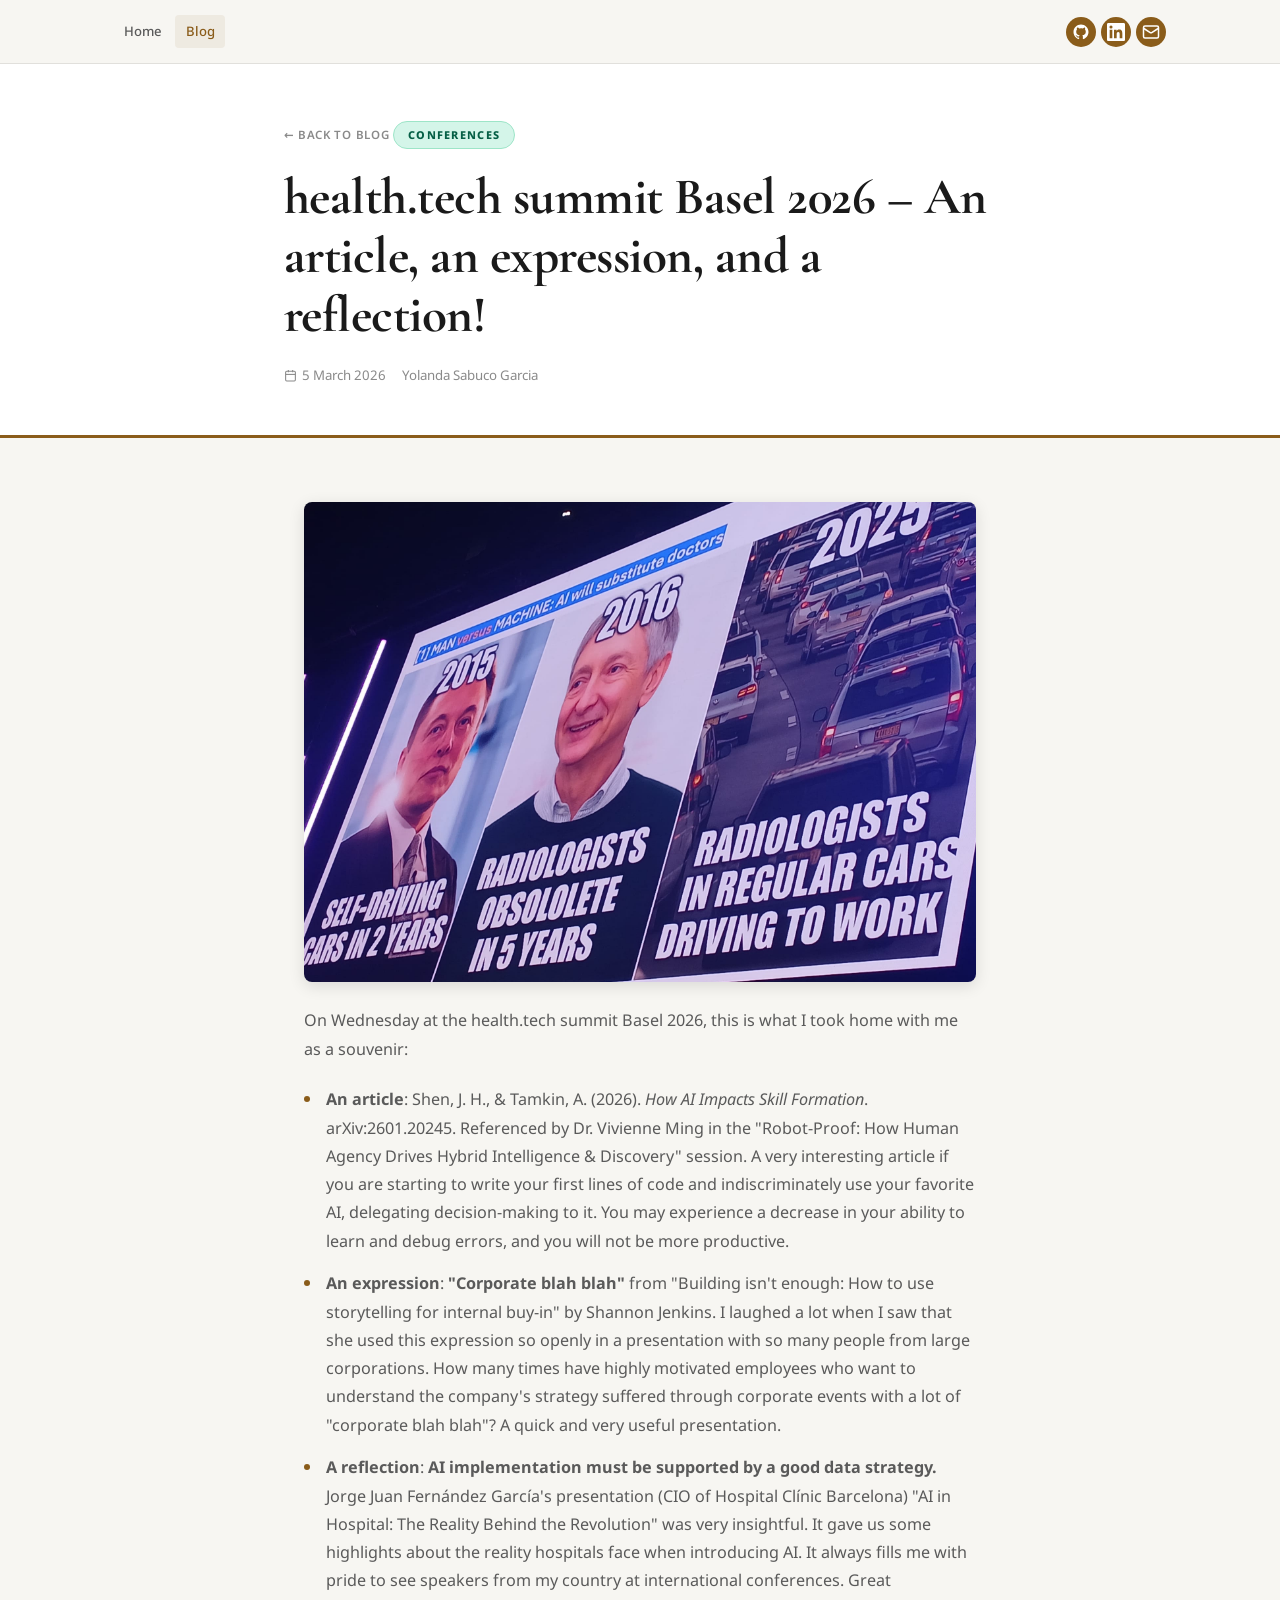
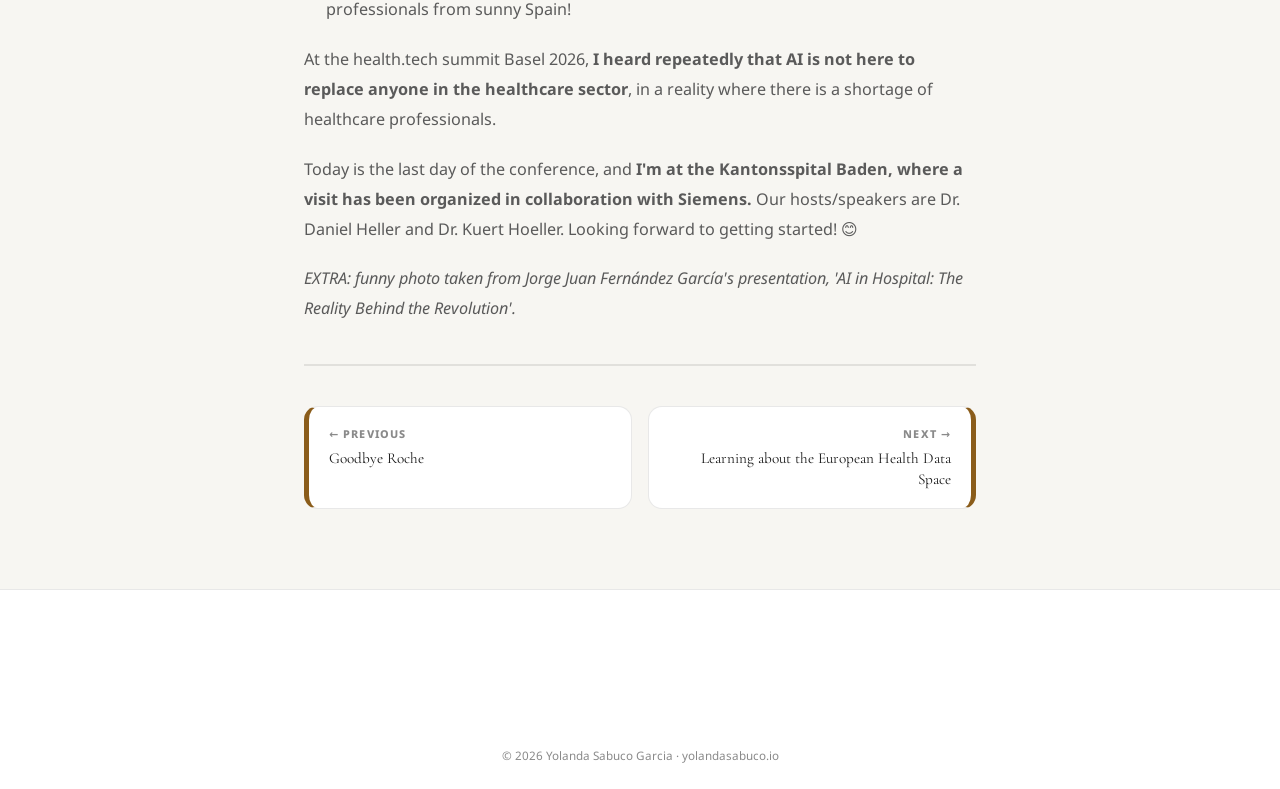
<file: blog/health-tech-summit-2026.html>
<!DOCTYPE html>
<html lang="en">
<head>
  <meta charset="UTF-8" />
  <meta name="viewport" content="width=device-width, initial-scale=1.0" />
  <title>health.tech summit Basel 2026 – An article, an expression, and a reflection! — Yolanda Sabuco Garcia</title>
  <meta name="description" content="Three takeaways from health.tech summit Basel 2026: AI and skill formation, corporate communication, and AI in healthcare." />
  <link rel="stylesheet" href="../css/style.css" />
</head>
<body>

<nav class="nav">
  <div class="nav__inner">
    <div class="nav__links">
      <a href="../index.html" class="nav__link">Home</a>
      <a href="../blog/index.html" class="nav__link active">Blog</a>
    </div>
    <div class="nav__social">
      <a href="https://github.com/yoliyu" aria-label="GitHub"><svg width="18" height="18" viewBox="0 0 24 24" fill="currentColor"><path d="M12 2C6.477 2 2 6.477 2 12c0 4.418 2.865 8.166 6.839 9.489.5.092.682-.217.682-.482 0-.237-.009-.868-.013-1.703-2.782.604-3.369-1.342-3.369-1.342-.454-1.155-1.11-1.463-1.11-1.463-.908-.62.069-.608.069-.608 1.003.07 1.531 1.03 1.531 1.03.892 1.529 2.341 1.087 2.91.831.092-.646.35-1.086.636-1.336-2.22-.253-4.555-1.11-4.555-4.943 0-1.091.39-1.984 1.029-2.683-.103-.253-.446-1.27.098-2.647 0 0 .84-.269 2.75 1.025A9.578 9.578 0 0 1 12 6.836c.85.004 1.705.115 2.504.337 1.909-1.294 2.747-1.025 2.747-1.025.546 1.377.203 2.394.1 2.647.64.699 1.028 1.592 1.028 2.683 0 3.842-2.339 4.687-4.566 4.935.359.309.678.919.678 1.852 0 1.336-.012 2.415-.012 2.743 0 .267.18.578.688.48C19.138 20.163 22 16.418 22 12c0-5.523-4.477-10-10-10z"/></svg></a>
      <a href="https://www.linkedin.com/in/yolanda-sabuco-garcia/" aria-label="LinkedIn"><svg width="18" height="18" viewBox="0 0 24 24" fill="currentColor"><path d="M20.447 20.452h-3.554v-5.569c0-1.328-.027-3.037-1.852-3.037-1.853 0-2.136 1.445-2.136 2.939v5.667H9.351V9h3.414v1.561h.046c.477-.9 1.637-1.85 3.37-1.85 3.601 0 4.267 2.37 4.267 5.455v6.286zM5.337 7.433a2.062 2.062 0 0 1-2.063-2.065 2.064 2.064 0 1 1 2.063 2.065zm1.782 13.019H3.555V9h3.564v11.452zM22.225 0H1.771C.792 0 0 .774 0 1.729v20.542C0 23.227.792 24 1.771 24h20.451C23.2 24 24 23.227 24 22.271V1.729C24 .774 23.2 0 22.222 0h.003z"/></svg></a>
      <a href="mailto:info@yolandasabuco.io" aria-label="Email"><svg width="18" height="18" viewBox="0 0 24 24" fill="none" stroke="currentColor" stroke-width="2"><rect x="2" y="4" width="20" height="16" rx="2"/><path d="m22 7-8.97 5.7a1.94 1.94 0 0 1-2.06 0L2 7"/></svg></a>
    </div>
    <button class="nav__hamburger" aria-label="Open menu"><span></span><span></span><span></span></button>
  </div>
  <div class="nav__mobile-menu">
    <a href="../index.html" class="nav__mobile-link">Home</a>
    <a href="../blog/index.html" class="nav__mobile-link">Blog</a>
  </div>
</nav>

<div class="blog-hero">
  <div class="container container--narrow">
    <a href="../blog/index.html" class="post-back">← Back to Blog</a>
    <span class="post-cat" data-cat="conferences">Conferences</span>
    <h1 class="post-title">health.tech summit Basel 2026 – An article, an expression, and a reflection!</h1>
    <div class="post-meta">
      <span class="post-meta-item">
        <svg width="13" height="13" viewBox="0 0 24 24" fill="none" stroke="currentColor" stroke-width="2"><rect x="3" y="4" width="18" height="18" rx="2"/><line x1="16" y1="2" x2="16" y2="6"/><line x1="8" y1="2" x2="8" y2="6"/><line x1="3" y1="10" x2="21" y2="10"/></svg>
        5 March 2026
      </span>
      <span class="post-meta-item">Yolanda Sabuco Garcia</span>
    </div>
  </div>
</div>

<div class="post-body">
  <div class="post-body__inner">
    <img class="post-img" src="../images/blog/WhatsApp-Image-2026-03-04-at-17.52.22.jpeg" alt="health.tech summit Basel 2026" />

    <p>
      On Wednesday at the health.tech summit Basel 2026, this is what I took home with me as a souvenir:
    </p>

    <ul>
      <li>
        <strong>An article</strong>: Shen, J. H., &amp; Tamkin, A. (2026). <em>How AI Impacts Skill Formation</em>. arXiv:2601.20245. Referenced by Dr. Vivienne Ming in the "Robot-Proof: How Human Agency Drives Hybrid Intelligence &amp; Discovery" session. A very interesting article if you are starting to write your first lines of code and indiscriminately use your favorite AI, delegating decision-making to it. You may experience a decrease in your ability to learn and debug errors, and you will not be more productive.
      </li>
      <li>
        <strong>An expression</strong>: <strong>"Corporate blah blah"</strong> from "Building isn't enough: How to use storytelling for internal buy-in" by Shannon Jenkins. I laughed a lot when I saw that she used this expression so openly in a presentation with so many people from large corporations. How many times have highly motivated employees who want to understand the company's strategy suffered through corporate events with a lot of "corporate blah blah"? A quick and very useful presentation.
      </li>
      <li>
        <strong>A reflection</strong>: <strong>AI implementation must be supported by a good data strategy.</strong> Jorge Juan Fernández García's presentation (CIO of Hospital Clínic Barcelona) "AI in Hospital: The Reality Behind the Revolution" was very insightful. It gave us some highlights about the reality hospitals face when introducing AI. It always fills me with pride to see speakers from my country at international conferences. Great professionals from sunny Spain!
      </li>
    </ul>

    <p>
      At the health.tech summit Basel 2026, <strong>I heard repeatedly that AI is not here to replace anyone in the
      healthcare sector</strong>, in a reality where there is a shortage of healthcare professionals.
    </p>

    <p>
      Today is the last day of the conference, and <strong>I'm at the Kantonsspital Baden, where a visit has been organized in collaboration with Siemens.</strong> Our hosts/speakers are Dr. Daniel Heller and Dr. Kuert Hoeller. Looking forward to getting started! 😊
    </p>

    <p>
      <em>EXTRA: funny photo taken from Jorge Juan Fernández García's presentation, 'AI in Hospital: The Reality Behind the Revolution'.</em>
    </p>

    <div class="post-nav">
      <a href="goodbye-roche.html" class="post-nav__item" style="text-decoration:none; display:block;">
        <div class="post-nav__lbl">← Previous</div>
        <div class="post-nav__title">Goodbye Roche</div>
      </a>
      <a href="ehds.html" class="post-nav__item post-nav__item--next" style="text-decoration:none; display:block;">
        <div class="post-nav__lbl">Next →</div>
        <div class="post-nav__title">Learning about the European Health Data Space</div>
      </a>
    </div>
  </div>
</div>

<footer class="footer">
  <div class="container">
    <div class="footer__inner">
      <div class="footer__brand">
        <div class="footer__logo">Yolanda Sabuco Garcia</div>
        <div class="footer__tagline">Senior Healthcare Interoperability Specialist · Alicante, Spain</div>
      </div>
      <div class="footer__links">
        <a href="../index.html" class="footer__link">Home</a>
        <a href="../blog/index.html" class="footer__link">Blog</a>
        <a href="../impressum.html" class="footer__link">Impressum</a>
      </div>
    </div>
    <div class="footer__copyright">© 2026 Yolanda Sabuco Garcia · yolandasabuco.io</div>
  </div>
</footer>
<button class="back-to-top" aria-label="Back to top"><svg width="16" height="16" viewBox="0 0 24 24" fill="none" stroke="currentColor" stroke-width="2.5"><polyline points="18 15 12 9 6 15"/></svg></button>
<script src="../js/main.js"></script>
</body>
</html>
</file>
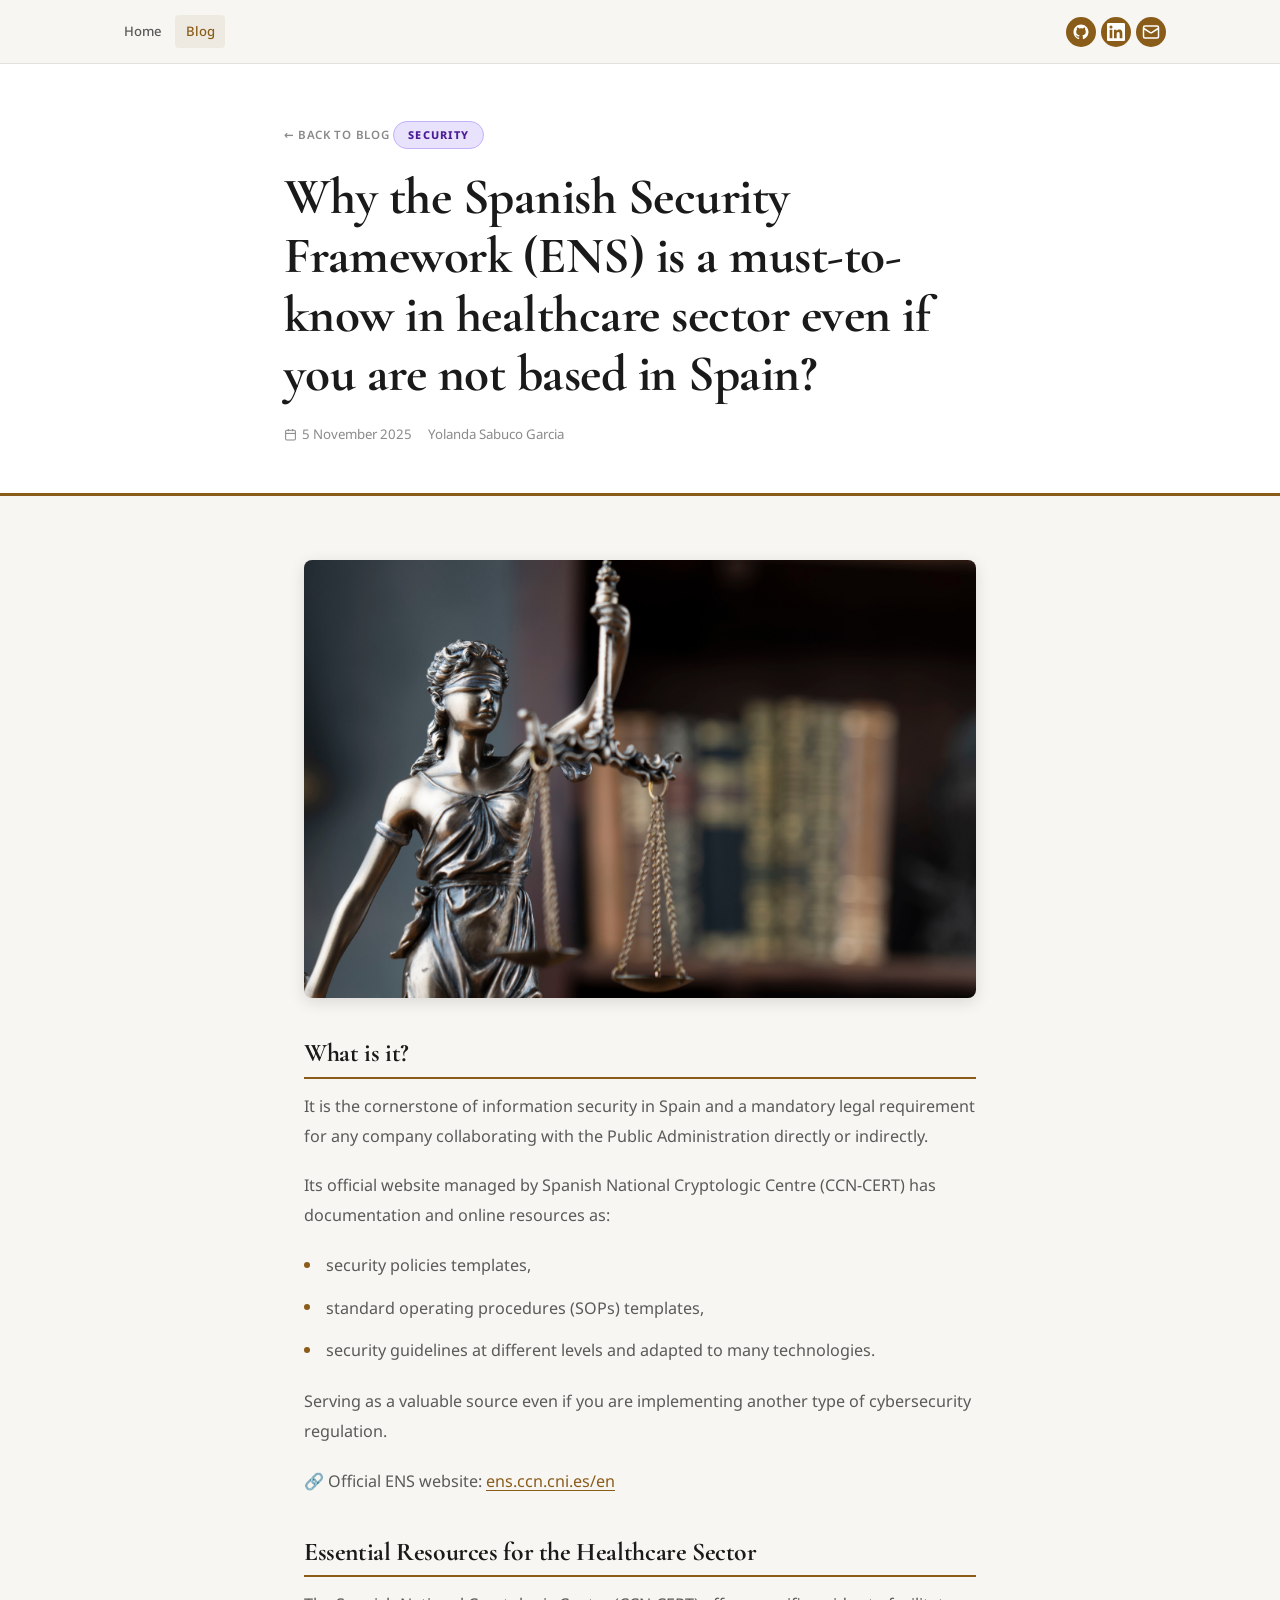
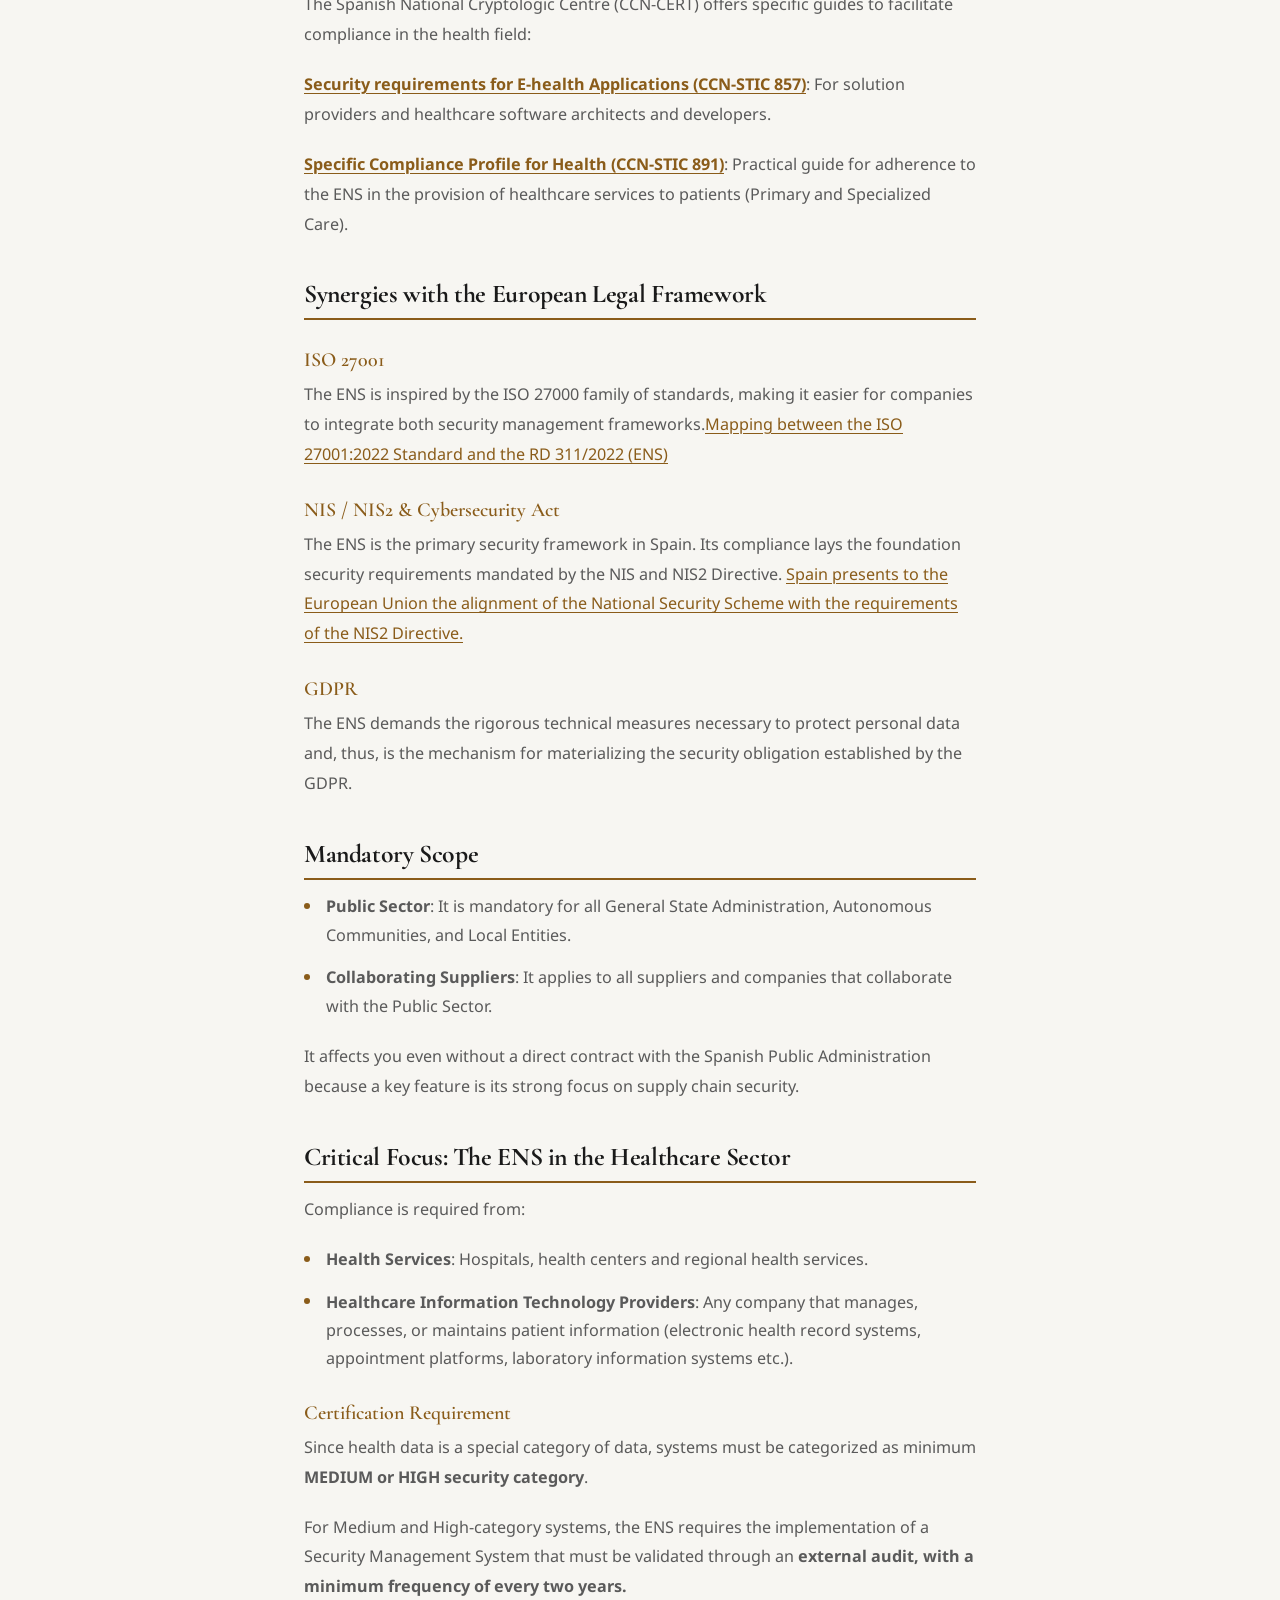
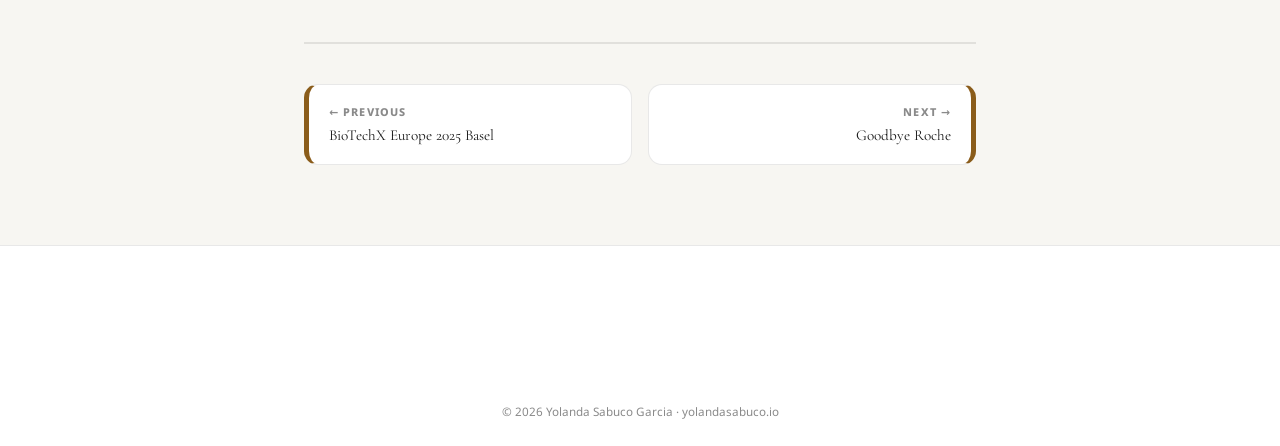
<file: blog/spanish-security-framework.html>
<!DOCTYPE html>
<html lang="en">
<head>
  <meta charset="UTF-8" />
  <meta name="viewport" content="width=device-width, initial-scale=1.0" />
  <title>Why the Spanish Security Framework (ENS) is a must-to-know in healthcare — Yolanda Sabuco Garcia</title>
  <meta name="description" content="The ENS aligns with ISO 27001, underpins NIS2, and contains healthcare-specific guides relevant beyond Spain's borders." />
  <link rel="stylesheet" href="../css/style.css" />
</head>
<body>

<nav class="nav">
  <div class="nav__inner">
    <div class="nav__links">
      <a href="../index.html" class="nav__link">Home</a>
      <a href="../blog/index.html" class="nav__link active">Blog</a>
    </div>
    <div class="nav__social">
      <a href="https://github.com/yoliyu" aria-label="GitHub"><svg width="18" height="18" viewBox="0 0 24 24" fill="currentColor"><path d="M12 2C6.477 2 2 6.477 2 12c0 4.418 2.865 8.166 6.839 9.489.5.092.682-.217.682-.482 0-.237-.009-.868-.013-1.703-2.782.604-3.369-1.342-3.369-1.342-.454-1.155-1.11-1.463-1.11-1.463-.908-.62.069-.608.069-.608 1.003.07 1.531 1.03 1.531 1.03.892 1.529 2.341 1.087 2.91.831.092-.646.35-1.086.636-1.336-2.22-.253-4.555-1.11-4.555-4.943 0-1.091.39-1.984 1.029-2.683-.103-.253-.446-1.27.098-2.647 0 0 .84-.269 2.75 1.025A9.578 9.578 0 0 1 12 6.836c.85.004 1.705.115 2.504.337 1.909-1.294 2.747-1.025 2.747-1.025.546 1.377.203 2.394.1 2.647.64.699 1.028 1.592 1.028 2.683 0 3.842-2.339 4.687-4.566 4.935.359.309.678.919.678 1.852 0 1.336-.012 2.415-.012 2.743 0 .267.18.578.688.48C19.138 20.163 22 16.418 22 12c0-5.523-4.477-10-10-10z"/></svg></a>
      <a href="https://www.linkedin.com/in/yolanda-sabuco-garcia/" aria-label="LinkedIn"><svg width="18" height="18" viewBox="0 0 24 24" fill="currentColor"><path d="M20.447 20.452h-3.554v-5.569c0-1.328-.027-3.037-1.852-3.037-1.853 0-2.136 1.445-2.136 2.939v5.667H9.351V9h3.414v1.561h.046c.477-.9 1.637-1.85 3.37-1.85 3.601 0 4.267 2.37 4.267 5.455v6.286zM5.337 7.433a2.062 2.062 0 0 1-2.063-2.065 2.064 2.064 0 1 1 2.063 2.065zm1.782 13.019H3.555V9h3.564v11.452zM22.225 0H1.771C.792 0 0 .774 0 1.729v20.542C0 23.227.792 24 1.771 24h20.451C23.2 24 24 23.227 24 22.271V1.729C24 .774 23.2 0 22.222 0h.003z"/></svg></a>
      <a href="mailto:info@yolandasabuco.io" aria-label="Email"><svg width="18" height="18" viewBox="0 0 24 24" fill="none" stroke="currentColor" stroke-width="2"><rect x="2" y="4" width="20" height="16" rx="2"/><path d="m22 7-8.97 5.7a1.94 1.94 0 0 1-2.06 0L2 7"/></svg></a>
    </div>
    <button class="nav__hamburger" aria-label="Open menu"><span></span><span></span><span></span></button>
  </div>
  <div class="nav__mobile-menu">
    <a href="../index.html" class="nav__mobile-link">Home</a>
    <a href="../blog/index.html" class="nav__mobile-link">Blog</a>
  </div>
</nav>

<div class="blog-hero">
  <div class="container container--narrow">
    <a href="../blog/index.html" class="post-back">← Back to Blog</a>
    <span class="post-cat" data-cat="security">Security</span>
    <h1 class="post-title">Why the Spanish Security Framework (ENS) is a must-to-know in healthcare sector even if you are not based in Spain?</h1>
    <div class="post-meta">
      <span class="post-meta-item">
        <svg width="13" height="13" viewBox="0 0 24 24" fill="none" stroke="currentColor" stroke-width="2"><rect x="3" y="4" width="18" height="18" rx="2"/><line x1="16" y1="2" x2="16" y2="6"/><line x1="8" y1="2" x2="8" y2="6"/><line x1="3" y1="10" x2="21" y2="10"/></svg>
        5 November 2025
      </span>
      <span class="post-meta-item">Yolanda Sabuco Garcia</span>
    </div>
  </div>
</div>

<div class="post-body">
  <div class="post-body__inner">
    <img class="post-img" src="../images/blog/justice-e1762327016691.png" alt="Spanish Security Framework ENS" />

    <h2>What is it?</h2>

    <p>
      It is the cornerstone of information security in Spain and a mandatory legal requirement for any company
      collaborating with the Public Administration directly or indirectly.
    </p>

    <p>
      Its official website managed by Spanish National Cryptologic Centre (CCN-CERT) has documentation and online
      resources as:
    </p>

    <ul>
      <li>security policies templates,</li>
      <li>standard operating procedures (SOPs) templates,</li>
      <li>security guidelines at different levels and adapted to many technologies.</li>
    </ul>

    <p>
      Serving as a valuable source even if you are implementing another type of cybersecurity regulation.
    </p>

    <p>
      🔗 Official ENS website: <a href="https://ens.ccn.cni.es/en">ens.ccn.cni.es/en</a>
    </p>

    <h2>Essential Resources for the Healthcare Sector</h2>

    <p>The Spanish National Cryptologic Centre (CCN-CERT) offers specific guides to facilitate compliance in the health field:</p>

    <p>
      <strong><a href="https://www.ccn-cert.cni.es/es/800-guia-esquema-nacional-de-seguridad/5368-ccn-stic-857-security-requirements-for-e-health-applications-in-the-context-of-the-ens/file.html">Security requirements for E-health Applications (CCN-STIC 857)</a></strong>: For solution providers and healthcare software architects and developers.
    </p>

    <p>
      <strong><a href="https://www.ccn-cert.cni.es/en/guias-de-acceso-publico-ccn-stic/7206-ccn-stic-891-perfil-de-cumplimiento-especifico-para-salud-prestacion-sanitaria-a-pacientes-atencion-primaria-y-atencion-especializada/file.html">Specific Compliance Profile for Health (CCN-STIC 891)</a></strong>: Practical guide for adherence to the ENS in the provision of healthcare services to patients (Primary and Specialized Care).
    </p>

    <h2>Synergies with the European Legal Framework</h2>

    <h3>ISO 27001</h3>
    <p>
      The ENS is inspired by the ISO 27000 family of standards, making it easier for companies to integrate both
      security management frameworks.<a href="https://www.ccn-cert.cni.es/ca/800-guia-esquema-nacional-de-seguridad/7125-ccn-stic-825-national-security-framework-27001-certifications-anexo/file.html">Mapping between the ISO 27001:2022 Standard and the RD 311/2022 (ENS)</a>
    </p>

    <h3>NIS / NIS2 &amp; Cybersecurity Act</h3>
    <p>
      The ENS is the primary security framework in Spain. Its compliance lays the foundation security requirements
      mandated by the NIS and NIS2 Directive. <a href="https://www.ccn-cert.cni.es/es/seguridad-al-dia/actualidad-ccn/13101-espana-expone-ante-la-union-europea-la-alineacion-del-esquema-nacional-de-seguridad-con-los-requisitos-de-la-directiva-nis2.html">Spain presents to the European Union the alignment of the National Security Scheme with the requirements of the NIS2 Directive.</a>
    </p>
    </p>

    <h3>GDPR</h3>
    <p>
      The ENS demands the rigorous technical measures necessary to protect personal data and, thus, is the mechanism
      for materializing the security obligation established by the GDPR.
    </p>

    <h2>Mandatory Scope</h2>

    <ul>
      <li><strong>Public Sector</strong>: It is mandatory for all General State Administration, Autonomous Communities, and Local Entities.</li>
      <li><strong>Collaborating Suppliers</strong>: It applies to all suppliers and companies that collaborate with the Public Sector.</li>
    </ul>

    <p>
      It affects you even without a direct contract with the Spanish Public Administration because a key feature is
      its strong focus on supply chain security.
    </p>

    <h2>Critical Focus: The ENS in the Healthcare Sector</h2>

    <p>Compliance is required from:</p>

    <ul>
      <li><strong>Health Services</strong>: Hospitals, health centers and regional health services.</li>
      <li><strong>Healthcare Information Technology Providers</strong>: Any company that manages, processes, or maintains patient information (electronic health record systems, appointment platforms, laboratory information systems etc.).</li>
    </ul>

    <h3>Certification Requirement</h3>

    <p>
      Since health data is a special category of data, systems must be categorized as minimum <strong>MEDIUM or HIGH
      security category</strong>.
    </p>

    <p>
      For Medium and High-category systems, the ENS requires the implementation of a Security Management System that
      must be validated through an <strong>external audit, with a minimum frequency of every two years.</strong>
    </p>

    <div class="post-nav">
      <a href="biotechx-2025.html" class="post-nav__item" style="text-decoration:none; display:block;">
        <div class="post-nav__lbl">← Previous</div>
        <div class="post-nav__title">BioTechX Europe 2025 Basel</div>
      </a>
      <a href="goodbye-roche.html" class="post-nav__item post-nav__item--next" style="text-decoration:none; display:block;">
        <div class="post-nav__lbl">Next →</div>
        <div class="post-nav__title">Goodbye Roche</div>
      </a>
    </div>
  </div>
</div>

<footer class="footer">
  <div class="container">
    <div class="footer__inner">
      <div class="footer__brand">
        <div class="footer__logo">Yolanda Sabuco Garcia</div>
        <div class="footer__tagline">Senior Healthcare Interoperability Specialist · Alicante, Spain</div>
      </div>
      <div class="footer__links">
        <a href="../index.html" class="footer__link">Home</a>
        <a href="../blog/index.html" class="footer__link">Blog</a>
        <a href="../impressum.html" class="footer__link">Impressum</a>
      </div>
    </div>
    <div class="footer__copyright">© 2026 Yolanda Sabuco Garcia · yolandasabuco.io</div>
  </div>
</footer>
<button class="back-to-top" aria-label="Back to top"><svg width="16" height="16" viewBox="0 0 24 24" fill="none" stroke="currentColor" stroke-width="2.5"><polyline points="18 15 12 9 6 15"/></svg></button>
<script src="../js/main.js"></script>
</body>
</html>
</file>
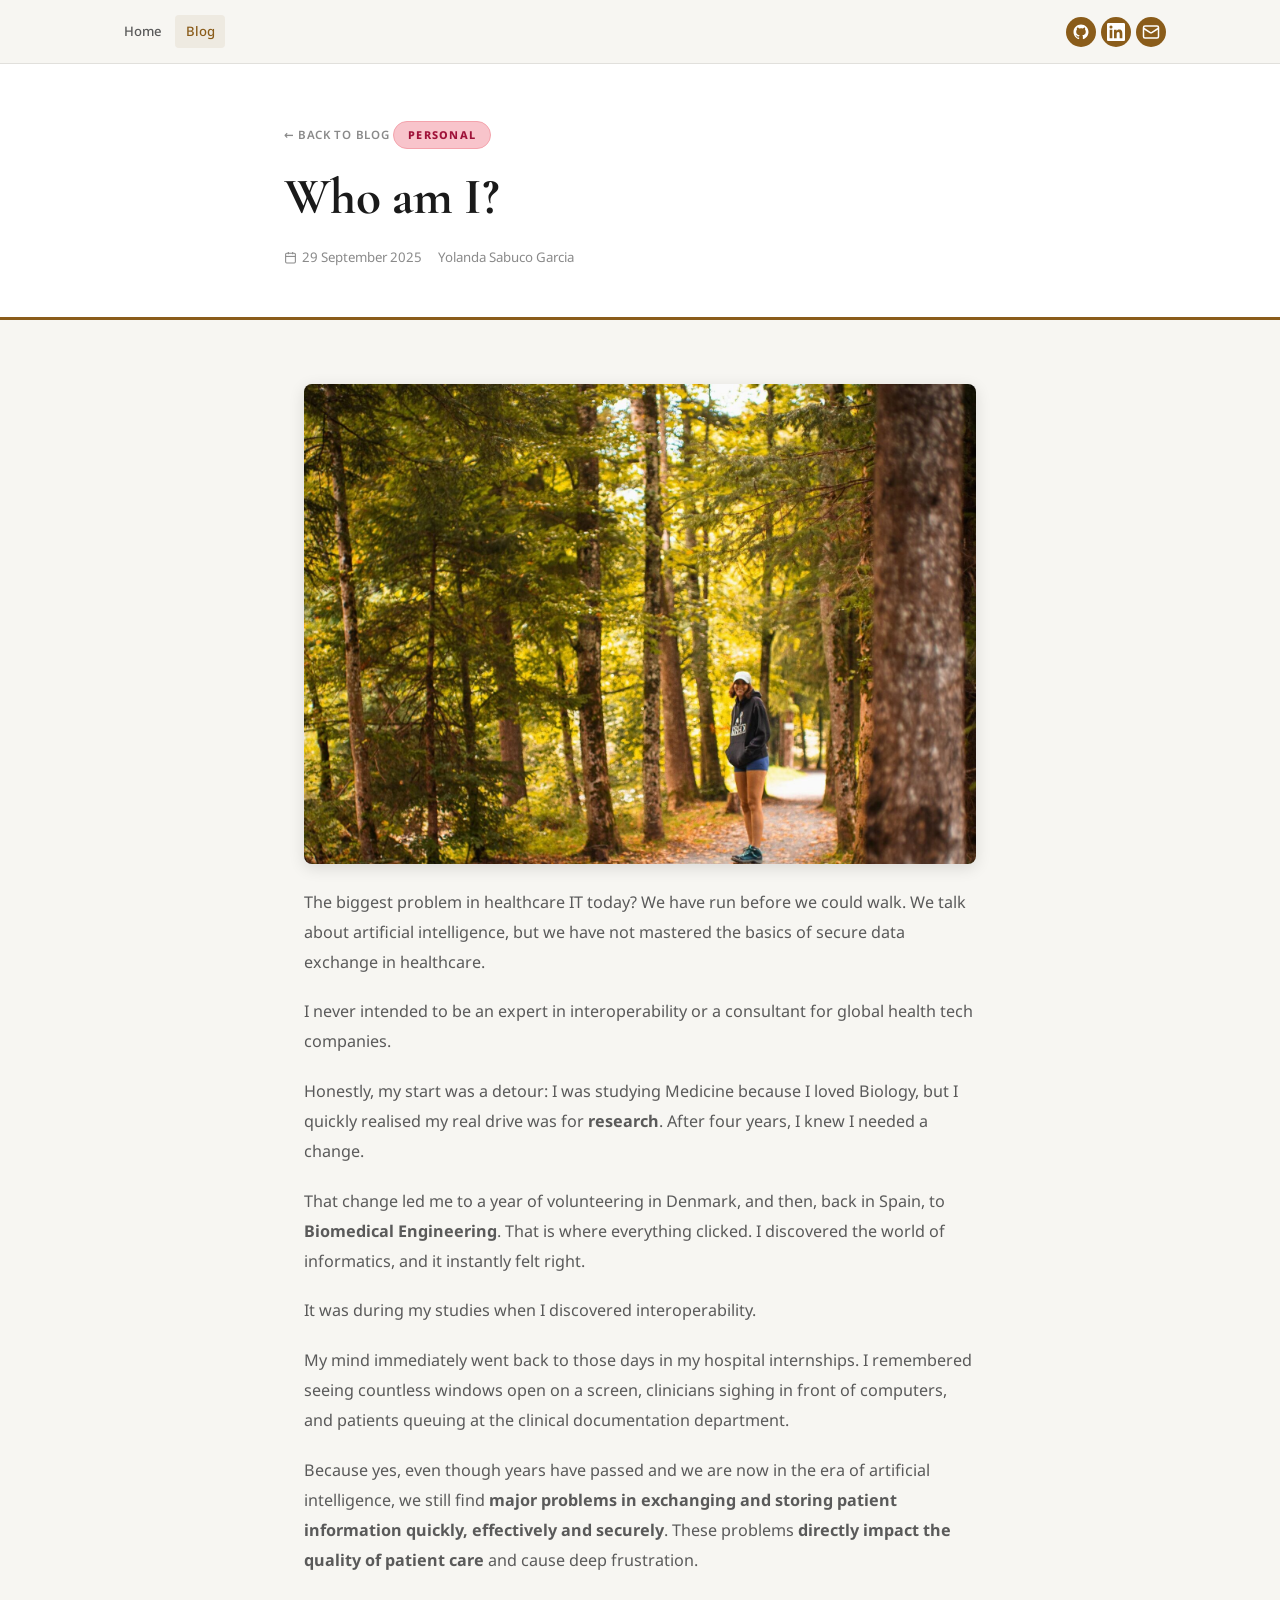
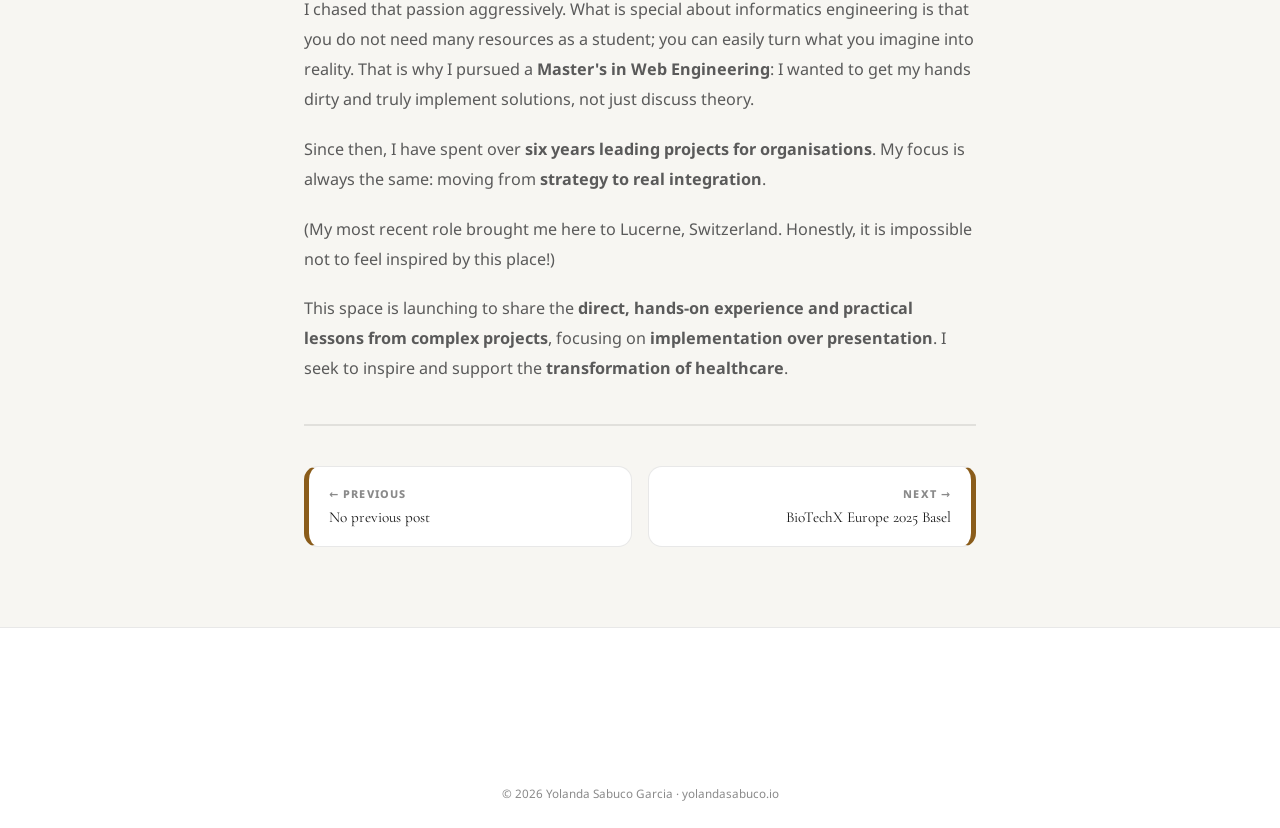
<file: blog/who-am-i.html>
<!DOCTYPE html>
<html lang="en">
<head>
  <meta charset="UTF-8" />
  <meta name="viewport" content="width=device-width, initial-scale=1.0" />
  <title>Who am I? — Yolanda Sabuco Garcia</title>
  <meta name="description" content="From Medicine to Biomedical Engineering to Web Engineering — and why the real problem in healthcare IT is that we have run before we could walk." />
  <link rel="stylesheet" href="../css/style.css" />
</head>
<body>

<nav class="nav">
  <div class="nav__inner">
    <div class="nav__links">
      <a href="../index.html" class="nav__link">Home</a>
      <a href="../blog/index.html" class="nav__link active">Blog</a>
    </div>
    <div class="nav__social">
      <a href="https://github.com/yoliyu" aria-label="GitHub"><svg width="18" height="18" viewBox="0 0 24 24" fill="currentColor"><path d="M12 2C6.477 2 2 6.477 2 12c0 4.418 2.865 8.166 6.839 9.489.5.092.682-.217.682-.482 0-.237-.009-.868-.013-1.703-2.782.604-3.369-1.342-3.369-1.342-.454-1.155-1.11-1.463-1.11-1.463-.908-.62.069-.608.069-.608 1.003.07 1.531 1.03 1.531 1.03.892 1.529 2.341 1.087 2.91.831.092-.646.35-1.086.636-1.336-2.22-.253-4.555-1.11-4.555-4.943 0-1.091.39-1.984 1.029-2.683-.103-.253-.446-1.27.098-2.647 0 0 .84-.269 2.75 1.025A9.578 9.578 0 0 1 12 6.836c.85.004 1.705.115 2.504.337 1.909-1.294 2.747-1.025 2.747-1.025.546 1.377.203 2.394.1 2.647.64.699 1.028 1.592 1.028 2.683 0 3.842-2.339 4.687-4.566 4.935.359.309.678.919.678 1.852 0 1.336-.012 2.415-.012 2.743 0 .267.18.578.688.48C19.138 20.163 22 16.418 22 12c0-5.523-4.477-10-10-10z"/></svg></a>
      <a href="https://www.linkedin.com/in/yolanda-sabuco-garcia/" aria-label="LinkedIn"><svg width="18" height="18" viewBox="0 0 24 24" fill="currentColor"><path d="M20.447 20.452h-3.554v-5.569c0-1.328-.027-3.037-1.852-3.037-1.853 0-2.136 1.445-2.136 2.939v5.667H9.351V9h3.414v1.561h.046c.477-.9 1.637-1.85 3.37-1.85 3.601 0 4.267 2.37 4.267 5.455v6.286zM5.337 7.433a2.062 2.062 0 0 1-2.063-2.065 2.064 2.064 0 1 1 2.063 2.065zm1.782 13.019H3.555V9h3.564v11.452zM22.225 0H1.771C.792 0 0 .774 0 1.729v20.542C0 23.227.792 24 1.771 24h20.451C23.2 24 24 23.227 24 22.271V1.729C24 .774 23.2 0 22.222 0h.003z"/></svg></a>
      <a href="mailto:info@yolandasabuco.io" aria-label="Email"><svg width="18" height="18" viewBox="0 0 24 24" fill="none" stroke="currentColor" stroke-width="2"><rect x="2" y="4" width="20" height="16" rx="2"/><path d="m22 7-8.97 5.7a1.94 1.94 0 0 1-2.06 0L2 7"/></svg></a>
    </div>
    <button class="nav__hamburger" aria-label="Open menu"><span></span><span></span><span></span></button>
  </div>
  <div class="nav__mobile-menu">
    <a href="../index.html" class="nav__mobile-link">Home</a>
    <a href="../blog/index.html" class="nav__mobile-link">Blog</a>
  </div>
</nav>

<!-- Post Header -->
<div class="blog-hero">
  <div class="container container--narrow">
    <a href="../blog/index.html" class="post-back">← Back to Blog</a>
    <span class="post-cat" data-cat="personal">Personal</span>
    <h1 class="post-title">Who am I?</h1>
    <div class="post-meta">
      <span class="post-meta-item">
        <svg width="13" height="13" viewBox="0 0 24 24" fill="none" stroke="currentColor" stroke-width="2"><rect x="3" y="4" width="18" height="18" rx="2"/><line x1="16" y1="2" x2="16" y2="6"/><line x1="8" y1="2" x2="8" y2="6"/><line x1="3" y1="10" x2="21" y2="10"/></svg>
        29 September 2025
      </span>
      <span class="post-meta-item">Yolanda Sabuco Garcia</span>
    </div>
  </div>
</div>

<!-- Post Content -->
<div class="post-body">
  <div class="post-body__inner">
    <img
      class="post-img"
      src="../images/blog/WhatsApp-Image-2025-09-22-at-23.16.43-1-scaled-e1759166299382.jpeg"
      alt="Yolanda Sabuco Garcia"
      style="object-position:top;"
    />

    <p>
      The biggest problem in healthcare IT today? We have run before we could walk. We talk about artificial intelligence,
      but we have not mastered the basics of secure data exchange in healthcare.
    </p>

    <p>
      I never intended to be an expert in interoperability or a consultant for global health tech companies.
    </p>

    <p>
      Honestly, my start was a detour: I was studying Medicine because I loved Biology, but I quickly realised my
      real drive was for <strong>research</strong>. After four years, I knew I needed a change.
    </p>

    <p>
      That change led me to a year of volunteering in Denmark, and then, back in Spain, to
      <strong>Biomedical Engineering</strong>. That is where everything clicked. I discovered the world of informatics,
      and it instantly felt right.
    </p>

    <p>It was during my studies when I discovered interoperability.</p>

    <p>
      My mind immediately went back to those days in my hospital internships. I remembered seeing countless windows open
      on a screen, clinicians sighing in front of computers, and patients queuing at the clinical documentation department.
    </p>

    <p>
      Because yes, even though years have passed and we are now in the era of artificial intelligence, we still find
      <strong>major problems in exchanging and storing patient information quickly, effectively and securely</strong>.
      These problems <strong>directly impact the quality of patient care</strong> and cause deep frustration.
    </p>

    <p>
      I chased that passion aggressively. What is special about informatics engineering is that you do not need many
      resources as a student; you can easily turn what you imagine into reality. That is why I pursued a
      <strong>Master's in Web Engineering</strong>: I wanted to get my hands dirty and truly implement solutions,
      not just discuss theory.
    </p>

    <p>
      Since then, I have spent over <strong>six years leading projects for organisations</strong>. My focus is always the same:
      moving from <strong>strategy to real integration</strong>.
    </p>

    <p>
      (My most recent role brought me here to Lucerne, Switzerland. Honestly, it is impossible not to feel inspired by this place!)
    </p>

    <p>
      This space is launching to share the <strong>direct, hands-on experience and practical lessons from complex projects</strong>,
      focusing on <strong>implementation over presentation</strong>. I seek to inspire and support the
      <strong>transformation of healthcare</strong>.
    </p>

    <!-- Author Box -->

    <!-- Post Navigation -->
    <div class="post-nav">
      <div class="post-nav__item">
        <div class="post-nav__lbl">← Previous</div>
        <div class="post-nav__title">No previous post</div>
      </div>
      <a href="biotechx-2025.html" class="post-nav__item post-nav__item--next" style="text-decoration:none; display:block;">
        <div class="post-nav__lbl">Next →</div>
        <div class="post-nav__title">BioTechX Europe 2025 Basel</div>
      </a>
    </div>
  </div>
</div>

<footer class="footer">
  <div class="container">
    <div class="footer__inner">
      <div class="footer__brand">
        <div class="footer__logo">Yolanda Sabuco Garcia</div>
        <div class="footer__tagline">Senior Healthcare Interoperability Specialist · Alicante, Spain</div>
      </div>
      <div class="footer__links">
        <a href="../index.html" class="footer__link">Home</a>
        <a href="../blog/index.html" class="footer__link">Blog</a>
        <a href="../impressum.html" class="footer__link">Impressum</a>
      </div>
    </div>
    <div class="footer__copyright">© 2026 Yolanda Sabuco Garcia · yolandasabuco.io</div>
  </div>
</footer>

<button class="back-to-top" aria-label="Back to top">
  <svg width="16" height="16" viewBox="0 0 24 24" fill="none" stroke="currentColor" stroke-width="2.5"><polyline points="18 15 12 9 6 15"/></svg>
</button>
<script src="../js/main.js"></script>
</body>
</html>
</file>
<file: css/style.css>
/* =====================================================
   YOLANDA SABUCO — Portfolio Website
   Design: Academic, Clean, Professional
   ===================================================== */

@import url('https://fonts.googleapis.com/css2?family=Cormorant+Garamond:ital,wght@0,300;0,400;0,600;0,700;1,300;1,400;1,600&family=Caveat:wght@400;500;600&family=Noto+Sans:ital,wght@0,300;0,400;0,500;0,700;1,400&family=JetBrains+Mono:wght@400;500&display=swap');

/* === VARIABLES === */
:root {
  --bg: #f7f6f2;
  --surface: #ffffff;
  --surface-2: #eeece8;
  --border: rgba(0,0,0,0.09);
  --text: #1a1a1a;
  --text-secondary: #5a5a5a;
  --text-muted: #8a8a8a;
  --accent: #8a5c1a;
  --accent-hover: #7a4f14;
  --accent-warm: #8a5c1a;
  --accent-warm-hover: #7a4f14;
  --accent-warm-light: rgba(138,92,26,0.08);
  --accent-light: rgba(138,92,26,0.08);
  --tag-bg: rgba(0,0,0,0.05);
  --tag-text: #666666;

  --font-serif: 'Cormorant Garamond', Georgia, serif;
  --font-sans: 'Noto Sans', system-ui, -apple-system, sans-serif;
  --font-mono: 'JetBrains Mono', 'Courier New', monospace;

  --banner-height: 36px;
  --nav-height: 64px;
  --max-width: 1100px;
  --max-narrow: 760px;
  --radius-sm: 4px;
  --radius-md: 8px;
  --radius-lg: 14px;

  --shadow-sm: 0 1px 3px rgba(0,0,0,0.10);
  --shadow-md: 0 4px 16px rgba(0,0,0,0.12);
  --shadow-lg: 0 8px 32px rgba(0,0,0,0.14);

  --transition: 200ms ease;
  --transition-slow: 400ms ease;

  /* aliases for ported components */
  --a1: var(--accent);
  --a2: #34d399;
  --a3: var(--accent-warm);
  --muted: var(--text-secondary);
  --fh: var(--font-serif);
  --r: var(--radius-lg);
  --ease: cubic-bezier(.4,0,.2,1);
}

/* === SCROLLBAR === */
::-webkit-scrollbar { width: 3px; }
::-webkit-scrollbar-track { background: var(--bg); }
::-webkit-scrollbar-thumb { background: var(--accent); border-radius: 2px; }

/* === RESET === */
*, *::before, *::after { box-sizing: border-box; margin: 0; padding: 0; }

html {
  scroll-behavior: smooth;
  scroll-padding-top: 2rem;
  font-size: 16px;
}

body {
  font-family: var(--font-sans);
  line-height: 1.65;
  color: var(--text);
  background: var(--bg);
  -webkit-font-smoothing: antialiased;
  overflow-x: hidden;
  display: grid;
  grid-template-columns: 300px 1fr;
  grid-template-rows: 1fr;
  min-height: 100vh;
}

img { max-width: 100%; height: auto; display: block; }
a { color: var(--accent); text-decoration: none; transition: color var(--transition); }
a:hover { color: var(--accent-warm); }
ul, ol { list-style: none; }

/* === TYPOGRAPHY === */
h1, h2, h3, h4, h5 {
  font-family: var(--font-serif);
  font-weight: 600;
  line-height: 1.2;
  color: var(--text);
}
h1 { font-size: clamp(3rem, 6vw, 4.8rem); letter-spacing: -0.02em; }
h2 { font-size: clamp(2rem, 4vw, 3.2rem); letter-spacing: -0.015em; }
h3 { font-size: clamp(1.5rem, 2.5vw, 2rem); }
h4 { font-size: 1.2rem; }
p { margin-bottom: 1em; }
p:last-child { margin-bottom: 0; }

code {
  font-family: var(--font-mono);
  font-size: 0.87em;
  background: var(--surface-2);
  padding: 0.15em 0.4em;
  border-radius: var(--radius-sm);
  color: #34d399;
}

pre {
  font-family: var(--font-mono);
  background: #0d1117;
  color: #e6edf3;
  padding: 1.5rem;
  border-radius: var(--radius-md);
  overflow-x: auto;
  font-size: 0.875rem;
  line-height: 1.65;
  margin: 1.5rem 0;
  border: 1px solid #30363d;
}
pre code { background: none; color: inherit; padding: 0; font-size: inherit; }

/* === LAYOUT === */
.container { max-width: var(--max-width); margin: 0 auto; padding: 0 1.5rem; }
.container--narrow { max-width: var(--max-narrow); }

section { padding: 4.5rem 0; }

.section-label {
  display: inline-block;
  font-family: var(--font-serif);
  font-size: 0.92rem;
  font-weight: 400;
  font-style: italic;
  letter-spacing: 0.04em;
  text-transform: none;
  color: var(--accent-warm);
  margin-bottom: 0.5rem;
}

.section-title { margin-bottom: 2.5rem; }
.section-title h2 { margin-bottom: 0.5rem; }
.section-title p { color: var(--text-secondary); max-width: 580px; }

.divider {
  width: 36px; height: 1px;
  background: var(--accent-warm);
  opacity: 0.4;
  margin: 0.5rem 0 1.75rem;
}

/* === BUTTONS === */
.btn {
  display: inline-flex; align-items: center; gap: 0.5rem;
  padding: 0.6rem 1.35rem;
  border-radius: var(--radius-md);
  font-size: 0.88rem; font-weight: 500; font-family: var(--font-sans);
  cursor: pointer; border: 2px solid transparent;
  transition: all var(--transition);
  text-decoration: none; white-space: nowrap;
}
.btn--primary { background: var(--accent); color: #fff; }
.btn--primary:hover { background: var(--accent-hover); color: #fff; transform: translateY(-1px); box-shadow: var(--shadow-md); }
.btn--warm { background: var(--accent-warm); color: #fff; }
.btn--warm:hover { background: var(--accent-warm-hover); color: #fff; transform: translateY(-1px); box-shadow: var(--shadow-md); }
.btn--outline { background: transparent; color: var(--accent); border-color: var(--border); }
.btn--outline:hover { border-color: var(--accent); background: var(--accent-light); color: var(--accent); }

/* === SIDEBAR === */
.sidebar {
  position: sticky;
  top: 0;
  height: 100vh;
  overflow-y: auto;
  background: rgba(255,255,255,0.82);
  backdrop-filter: blur(6px);
  -webkit-backdrop-filter: blur(6px);
  border-right: 1px solid var(--border);
  display: flex;
  flex-direction: column;
  scrollbar-width: none;
  z-index: 10;
}
.sidebar::-webkit-scrollbar { display: none; }

.sidebar__inner {
  display: flex;
  flex-direction: column;
  gap: 1.5rem;
  padding: 2.5rem 1.75rem;
  min-height: 100%;
}

.sidebar__photo {
  width: 145px;
  height: 158px;
  object-fit: cover;
  object-position: center top;
  display: block;
  margin-bottom: 0.5rem;
  border-radius: 60% 40% 55% 45% / 50% 55% 45% 60%;
}

.sidebar__status {
  display: inline-flex;
  align-items: center;
  gap: 0.45rem;
  font-size: 0.72rem;
  color: #22c55e;
  font-weight: 600;
  letter-spacing: 0.02em;
}
.sidebar__status::before {
  content: '';
  width: 6px; height: 6px;
  border-radius: 50%;
  background: #22c55e;
  flex-shrink: 0;
  animation: pulse-green 2s ease-in-out infinite;
}

.sidebar__name {
  font-family: var(--font-serif);
  font-size: clamp(1.6rem, 2vw, 2rem);
  line-height: 1.08;
  letter-spacing: -0.02em;
  margin: 0;
  color: var(--text);
}

.sidebar__role {
  font-size: 0.75rem;
  color: var(--text-secondary);
  line-height: 1.5;
  margin: 0;
}

.sidebar__stats {
  display: flex;
  gap: 1.5rem;
  padding: 1rem 0;
  border-top: 1px solid var(--border);
  border-bottom: 1px solid var(--border);
}
.sidebar__stat-val {
  display: block;
  font-family: var(--font-serif);
  font-size: 1.5rem;
  font-weight: 700;
  color: var(--accent);
  line-height: 1;
}
.sidebar__stat-lbl {
  display: block;
  font-size: 0.62rem;
  color: var(--text-muted);
  margin-top: 0.2rem;
  line-height: 1.3;
}

.sidebar__nav {
  display: flex;
  flex-direction: column;
  gap: 0.1rem;
}
.sidebar__nav-link {
  font-size: 0.86rem;
  font-weight: 500;
  color: var(--text-secondary);
  padding: 0.42rem 0.65rem;
  border-radius: var(--radius-sm);
  transition: color var(--transition), background var(--transition);
  text-decoration: none;
  display: block;
}
.sidebar__nav-link:hover,
.sidebar__nav-link.active {
  color: var(--accent);
  background: var(--accent-light);
}

.sidebar__social {
  display: flex;
  gap: 0.45rem;
  flex-wrap: wrap;
}
.sidebar__social a {
  width: 34px; height: 34px;
  border-radius: 50%;
  border: 1px solid var(--border);
  display: flex; align-items: center; justify-content: center;
  color: var(--text-secondary);
  transition: all var(--transition);
  flex-shrink: 0;
}
.sidebar__social a:hover {
  border-color: var(--accent);
  color: var(--accent);
  background: var(--accent-light);
}

.sidebar__cta {
  display: flex;
  flex-direction: column;
  gap: 0.5rem;
}
.btn--sm {
  padding: 0.45rem 1rem;
  font-size: 0.8rem;
}

.sidebar__impressum {
  margin-top: auto;
  padding-top: 1rem;
  border-top: 1px solid var(--border);
}
.sidebar__impressum a {
  font-size: 0.72rem;
  color: var(--text-muted);
}
.sidebar__impressum a:hover { color: var(--accent); }

/* Mobile toggle button (hidden on desktop) */
.sidebar__mobile-toggle {
  display: none;
  position: fixed;
  top: 1rem; left: 1rem;
  z-index: 200;
  flex-direction: column;
  gap: 4px;
  cursor: pointer;
  background: var(--bg);
  border: 1px solid var(--border);
  border-radius: var(--radius-sm);
  padding: 0.5rem 0.55rem;
  box-shadow: var(--shadow-sm);
}
.sidebar__mobile-toggle span {
  display: block; width: 20px; height: 2px;
  background: var(--text);
  transition: all var(--transition);
}

/* === MAIN CONTENT === */
.main-content {
  min-height: 100vh;
  overflow-x: hidden;
  position: relative;
  z-index: 1;
}

/* === ANIMATED BACKGROUND CANVAS === */
#bg-canvas {
  position: fixed;
  inset: 0;
  width: 100%;
  height: 100%;
  z-index: 0;
  pointer-events: none;
}

/* === INTRO SECTION === */
.intro-section {
  display: flex;
  justify-content: center;
  align-items: center;
  padding: 5rem 3.5rem 4rem;
  border-bottom: 1px solid var(--border);
}

/* AI Prompt card */
.intro-section__text {
  max-width: 720px;
  width: 100%;
  background: #111110;
  border: 1px solid rgba(200,150,60,0.25);
  border-radius: var(--radius-lg);
  overflow: hidden;
  box-shadow: 0 12px 48px rgba(0,0,0,0.28);
}

.intro-prompt-bar {
  display: flex; align-items: center; gap: 0.45rem;
  padding: 0.7rem 1.1rem;
  background: #1c1c1e;
  border-bottom: 1px solid rgba(255,255,255,0.07);
}
.intro-prompt-dot {
  width: 12px; height: 12px; border-radius: 50%; flex-shrink: 0;
}
.intro-prompt-dot--red    { background: #ff5f57; }
.intro-prompt-dot--yellow { background: #ffbd2e; }
.intro-prompt-dot--green  { background: #28c840; }
.intro-prompt-label {
  margin-left: 0.5rem;
  font-family: var(--font-mono); font-size: 0.7rem;
  color: rgba(255,255,255,0.3); letter-spacing: 0.04em;
}

.intro-prompt-body { padding: 1.6rem 1.8rem; }

.intro-section__text p {
  font-family: var(--font-mono);
  font-size: 0.92rem;
  color: rgba(242,230,200,0.88);
  line-height: 1.9;
  margin-bottom: 1rem;
  padding-left: 1.6rem;
  position: relative;
}
.intro-section__text p:last-child { margin-bottom: 0; }
.intro-section__text strong { color: var(--accent); font-weight: 700; }

.intro-prompt-caret {
  position: absolute; left: 0;
  color: var(--accent); font-weight: 700;
  font-size: 1rem; line-height: 1.9;
}

.intro-prompt-cursor {
  color: var(--accent);
  animation: blink-cursor 1s step-end infinite;
  margin-left: 2px;
}
@keyframes blink-cursor {
  0%, 100% { opacity: 1; }
  50%       { opacity: 0; }
}

.intro-section__video {
  display: flex;
  align-items: center;
  justify-content: center;
  flex-shrink: 0;
}

.intro-video-wrap {
  position: relative;
  display: flex;
  align-items: center;
  justify-content: flex-end;
  gap: 1rem;
}

.intro-video-label {
  font-family: 'Caveat', cursive;
  font-size: 1.3rem;
  font-weight: 500;
  color: var(--text-secondary);
  line-height: 1.3;
  text-align: right;
  transform: rotate(-6deg);
  margin-right: 0.5rem;
  flex-shrink: 0;
}

.intro-video-circle {
  width: 210px;
  height: 210px;
  border-radius: 50%;
  overflow: hidden;
  position: relative;
  cursor: pointer;
  flex-shrink: 0;
  box-shadow: 0 0 0 3px var(--bg), 0 0 0 5px rgba(138,92,26,0.25), var(--shadow-md);
}

.intro-video-thumb {
  width: 100%;
  height: 100%;
  object-fit: cover;
  transition: transform 400ms ease;
  display: block;
}
.intro-video-circle:hover .intro-video-thumb { transform: scale(1.05); }

.intro-video-play {
  position: absolute;
  inset: 0;
  display: flex;
  align-items: center;
  justify-content: center;
  background: rgba(0,0,0,0.28);
  border: none;
  cursor: pointer;
  transition: background 200ms;
  border-radius: 50%;
}
.intro-video-circle:hover .intro-video-play { background: rgba(0,0,0,0.45); }
.intro-video-play svg {
  width: 52px; height: 52px;
  color: #ffffff;
  filter: drop-shadow(0 2px 8px rgba(0,0,0,0.4));
  margin-left: 4px;
}

.intro-video-circle iframe {
  width: 100%;
  height: 100%;
  border: none;
  display: block;
}

@media (max-width: 960px) {
  .intro-section {
    grid-template-columns: 1fr;
    gap: 2rem;
  }
  .intro-section__video { justify-content: center; }
  .intro-video-wrap {
    flex-direction: column-reverse;
    align-items: center;
    gap: 0.75rem;
  }
  .intro-video-label {
    font-size: 1rem;
    text-align: center;
    transform: rotate(-3deg);
    margin-right: 0;
  }
  .intro-video-circle { width: 180px; height: 180px; }
}

/* === HOBBIES SECTION === */
.hobbies-section {
  padding: 4.5rem 3.5rem;
  border-bottom: 1px solid var(--border);
  overflow: hidden;
}

.hobbies-inner {
  width: 100%;
}

.hobbies-inner .section-label {
  display: block;
  margin-bottom: 1.6rem;
}

.hobbies-carousel {
  display: flex;
  align-items: center;
  gap: 0.85rem;
}

.hobbies-viewport {
  flex: 1;
  overflow: hidden;
  border-radius: var(--radius-lg);
}

.hobbies-track {
  display: flex;
  gap: 0.75rem;
  transition: transform 0.52s cubic-bezier(0.4, 0, 0.2, 1);
  will-change: transform;
}

.hobbies-slide {
  flex: 0 0 calc(33.333% - 0.5rem);
  position: relative;
  height: 240px;
  border-radius: var(--radius);
  overflow: hidden;
}

.hobbies-slide img {
  width: 100%;
  height: 100%;
  object-fit: cover;
  object-position: center;
  display: block;
  transition: transform 0.45s ease;
}

.hobbies-slide:hover img { transform: scale(1.06); }

.hobbies-label {
  position: absolute;
  bottom: 0;
  left: 0;
  right: 0;
  padding: 1.8rem 0.9rem 0.6rem;
  background: linear-gradient(transparent, rgba(0,0,0,0.72));
  display: flex;
  flex-direction: column;
  gap: 0.18rem;
  text-transform: uppercase;
  color: #fff;
}

.hobbies-label__title {
  font-family: var(--font-mono);
  font-size: 0.7rem;
  font-weight: 700;
  letter-spacing: 0.12em;
  line-height: 1;
}

.hobbies-label__sub {
  font-family: var(--font-mono);
  font-size: 0.58rem;
  letter-spacing: 0.07em;
  color: rgba(255,255,255,0.75);
  line-height: 1.2;
}

.hobbies-btn {
  flex-shrink: 0;
  width: 34px;
  height: 34px;
  border-radius: 50%;
  border: 1.5px solid rgba(0,0,0,0.22);
  background: #fff;
  color: rgba(0,0,0,0.55);
  font-size: 1.25rem;
  line-height: 1;
  display: flex;
  align-items: center;
  justify-content: center;
  cursor: pointer;
  transition: border-color 0.2s, color 0.2s, background 0.2s;
}

.hobbies-btn:hover {
  border-color: var(--accent);
  color: var(--accent);
  background: #fff;
}

.hobbies-btn:disabled {
  opacity: 0.25;
  cursor: default;
}

@media (max-width: 768px) {
  .hobbies-section { padding: 3.5rem 1.5rem; }
  .hobbies-slide   { height: 180px; }
}

@media (max-width: 768px) {
  .intro-section { padding: 3.5rem 1.5rem 2.5rem; }
}

/* === BLOG CTA BUTTON === */
.blog-cta-wrap {
  position: relative;
  height: 0;
  z-index: 10;
  display: flex;
  justify-content: center;
}

.blog-cta-btn {
  position: absolute;
  top: 0;
  transform: translateY(-50%);
  display: inline-flex;
  align-items: center;
  gap: 0.65rem;
  padding: 0.6rem 1.4rem 0.6rem 1rem;
  background: #111110;
  color: rgba(242,230,200,0.9);
  font-family: var(--font-mono);
  font-size: 0.72rem;
  font-weight: 500;
  letter-spacing: 0.1em;
  text-transform: uppercase;
  border-radius: 100px;
  border: 1px solid rgba(196,134,42,0.45);
  box-shadow: 0 0 0 4px rgba(138,92,26,0.08), 0 4px 20px rgba(0,0,0,0.25);
  text-decoration: none;
  overflow: hidden;
  transition: border-color 0.3s, box-shadow 0.3s, transform 0.25s;
}

.blog-cta-btn::before {
  content: '';
  position: absolute;
  inset: 0;
  background: linear-gradient(90deg, transparent 0%, rgba(196,134,42,0.12) 50%, transparent 100%);
  transform: translateX(-100%);
  transition: transform 0.55s ease;
}

.blog-cta-btn:hover::before {
  transform: translateX(100%);
}

.blog-cta-btn:hover {
  border-color: rgba(196,134,42,0.8);
  box-shadow: 0 0 0 4px rgba(138,92,26,0.12), 0 6px 28px rgba(0,0,0,0.3);
  transform: translateY(calc(-50% - 2px));
  color: rgba(242,230,200,1);
}

.blog-cta-btn:active {
  transform: translateY(-50%);
}

.blog-cta-btn__icon {
  width: 14px;
  height: 14px;
  color: var(--accent);
  flex-shrink: 0;
}

.blog-cta-btn__text {
  position: relative;
}

.blog-cta-btn__pip {
  width: 6px;
  height: 6px;
  border-radius: 50%;
  background: var(--accent);
  flex-shrink: 0;
  animation: pip-pulse 2s ease-in-out infinite;
}

@keyframes pip-pulse {
  0%, 100% { opacity: 1; transform: scale(1); }
  50%       { opacity: 0.4; transform: scale(0.7); }
}

/* === AI BANNER === */
.ai-banner {
  position: fixed; top: 0; left: 0; right: 0; z-index: 200;
  height: var(--banner-height);
  display: flex; align-items: center; justify-content: center; gap: .6rem;
  font-size: .72rem; font-family: var(--font-sans); letter-spacing: .06em;
  text-transform: uppercase; color: rgba(255,255,255,0.88);
  background: linear-gradient(90deg, #7c3aed, #a855f7, #ec4899, #f59e0b, #a855f7, #7c3aed);
  background-size: 300% 100%;
  animation: bannerShift 6s linear infinite;
  overflow: hidden;
}
.ai-banner::after {
  content: '';
  position: absolute; inset: 0;
  background: linear-gradient(90deg, transparent 0%, rgba(255,255,255,0.12) 50%, transparent 100%);
  animation: bannerShimmer 2.4s ease-in-out infinite;
}
.ai-banner__sparkle {
  font-size: .8rem; opacity: .85;
  animation: sparkle 2s ease-in-out infinite alternate;
}
.ai-banner__text strong { font-weight: 700; letter-spacing: .03em; }

@keyframes bannerShift {
  0%   { background-position: 0% 50%; }
  100% { background-position: 300% 50%; }
}
@keyframes bannerShimmer {
  0%   { transform: translateX(-100%); }
  100% { transform: translateX(100%); }
}
@keyframes sparkle {
  from { transform: scale(1)   rotate(0deg);   opacity: .7; }
  to   { transform: scale(1.3) rotate(20deg);  opacity: 1; }
}

/* Offset nav + hero when banner is present */
.has-banner .nav           { top: var(--banner-height); }
.has-banner .nav__mobile-menu { top: calc(var(--banner-height) + var(--nav-height)); }
.has-banner .hero          { padding-top: calc(var(--banner-height) + var(--nav-height) + 4.5rem); }
html:has(body.has-banner)  { scroll-padding-top: calc(var(--banner-height) + var(--nav-height)); }

/* === NAVIGATION === */
.nav {
  position: fixed; top: 0; left: 0; right: 0; z-index: 100;
  height: var(--nav-height);
  background: rgba(12,12,12,0.94);
  backdrop-filter: blur(12px);
  border-bottom: 1px solid transparent;
  transition: border-color var(--transition), box-shadow var(--transition);
}
.nav.scrolled { border-color: var(--border); box-shadow: var(--shadow-sm); }

.nav__inner {
  display: flex; align-items: center; justify-content: space-between;
  height: 100%; max-width: var(--max-width); margin: 0 auto; padding: 0 1.5rem;
}

.nav__logo {
  display: flex; align-items: center; gap: 0.7rem;
  font-family: var(--font-serif); font-size: 1.1rem; font-weight: 600;
  color: #f2f2f2;
}
.nav__logo img { height: 34px; width: auto; mix-blend-mode: screen; }

.nav__links { display: flex; align-items: center; gap: 0.15rem; }

.nav__link {
  font-size: 0.82rem; font-weight: 500; color: #a8a8a8;
  padding: 0.35rem 0.65rem; border-radius: var(--radius-sm);
  transition: color var(--transition), background var(--transition);
}
.nav__link:hover, .nav__link.active { color: #c8963c; background: rgba(200,150,60,0.12); }

.nav__social { display: flex; align-items: center; gap: 0.3rem; margin-left: 0.5rem; }
.nav__social a {
  display: flex; align-items: center; justify-content: center;
  width: 30px; height: 30px; border-radius: 50%;
  background: var(--accent); color: var(--bg);
  transition: background var(--transition), transform var(--transition);
}
.nav__social a:hover { background: var(--accent-hover); transform: scale(1.08); color: var(--bg); }

.nav__hamburger {
  display: none; flex-direction: column; gap: 5px;
  cursor: pointer; padding: 0.4rem; background: none; border: none;
}
.nav__hamburger span { display: block; width: 22px; height: 2px; background: #f2f2f2; transition: all var(--transition); }

.nav__mobile-menu {
  display: none;
  position: fixed; top: var(--nav-height); left: 0; right: 0;
  background: var(--bg); border-bottom: 1px solid var(--border);
  padding: 1rem 1.5rem; flex-direction: column; gap: 0.25rem;
  box-shadow: var(--shadow-md); z-index: 99;
}
.nav__mobile-menu.open { display: flex; }
.nav__mobile-link {
  padding: 0.6rem 0.75rem; color: var(--text); border-radius: var(--radius-sm);
  font-size: 0.95rem; font-weight: 500; transition: background var(--transition);
}
.nav__mobile-link:hover { background: var(--surface); color: var(--accent); }

/* === HERO === */
.hero {
  padding-top: calc(var(--nav-height) + 4.5rem);
  padding-bottom: 5rem;
  min-height: 92vh;
  display: flex; align-items: center;
}

.hero__inner {
  display: grid;
  grid-template-columns: 1fr 340px;
  gap: 4rem; align-items: center;
}

.hero__open-to-work {
  display: inline-flex; align-items: center; gap: 0.5rem;
  background: rgba(34,197,94,0.1); border: 1px solid rgba(34,197,94,0.4);
  color: #22c55e; padding: 0.3rem 0.85rem; border-radius: 100px;
  font-size: 0.78rem; font-weight: 600; margin-bottom: 0.6rem;
  letter-spacing: 0.03em;
}
.hero__open-to-work::before {
  content: ''; width: 6px; height: 6px;
  background: #22c55e; border-radius: 50%;
  animation: pulse-green 2s ease-in-out infinite;
}
@keyframes pulse-green {
  0%, 100% { opacity: 1; transform: scale(1); }
  50% { opacity: 0.5; transform: scale(0.8); }
}

.hero__badge {
  display: inline-flex; align-items: center; gap: 0.5rem;
  background: var(--accent-warm-light); border: 1px solid rgba(245,158,11,0.35);
  color: var(--accent-warm); padding: 0.3rem 0.85rem; border-radius: 100px;
  font-size: 0.78rem; font-weight: 600; margin-bottom: 1.25rem;
  letter-spacing: 0.03em;
}
.hero__badge::before {
  content: ''; width: 6px; height: 6px;
  background: var(--accent-warm); border-radius: 50%;
}

.hero__name { font-size: clamp(3.6rem, 7.5vw, 5.8rem); line-height: 1.02; margin-bottom: 0.4rem; letter-spacing: -0.025em; }
.hero__name .accent { color: var(--accent); }

.hero__title {
  font-family: var(--font-serif); font-size: clamp(1.05rem, 2vw, 1.3rem);
  color: var(--text-secondary); font-weight: 400; font-style: italic;
  margin-bottom: 1.5rem;
}

.hero__bio {
  font-size: 1rem; color: var(--text-secondary);
  line-height: 1.75; max-width: 500px; margin-bottom: 1.75rem;
}

.hero__stats { display: flex; gap: 2.5rem; margin-bottom: 2rem; }
.hero__stat-value { font-family: var(--font-serif); font-size: 2.2rem; font-weight: 700; color: var(--accent); line-height: 1; }
.hero__stat-label { font-size: 0.72rem; color: var(--text-muted); margin-top: 0.2rem; }

.hero__cta { display: flex; flex-wrap: wrap; gap: 0.75rem; }



.expertise-intro {
  display: grid;
  grid-template-columns: 200px 1fr;
  gap: 2.5rem;
  align-items: center;
  margin-bottom: 2.5rem;
  padding-bottom: 2.5rem;
  border-bottom: 1px solid var(--border);
}
.expertise-intro__photo { flex-shrink: 0; }
.expertise-portrait {
  width: 100%;
  aspect-ratio: 3/4;
  object-fit: cover;
  object-position: center top;
  border-radius: var(--radius-lg);
  filter: brightness(0.92) contrast(1.05);
}
.expertise-intro__bio p {
  font-size: 1rem;
  color: var(--text-secondary);
  line-height: 1.75;
  margin-bottom: 0.75rem;
}
.expertise-intro__bio p:last-child { margin-bottom: 0; }
.expertise-layout {
  display: grid;
  grid-template-columns: 200px 1fr;
  gap: 2.5rem;
  align-items: start;
}
.expertise-photo {
  position: sticky;
  top: calc(var(--nav-height) + 2rem);
}
.expertise-portrait {
  width: 100%;
  aspect-ratio: 3/4;
  object-fit: cover;
  object-position: center top;
  border-radius: var(--radius-lg);
  filter: brightness(0.92) contrast(1.05);
}

.expertise-cards {
  display: grid;
  grid-template-columns: 1fr 1fr;
  gap: 1.25rem;
  align-items: stretch;
}

.hero__deco {
  display: flex;
  align-items: center;
  justify-content: flex-end;
  flex-shrink: 0;
  overflow: hidden;
}
.hero__deco-text {
  font-family: var(--font-serif);
  font-size: clamp(4.5rem, 9vw, 7.5rem);
  font-weight: 300;
  font-style: italic;
  line-height: 1.05;
  letter-spacing: -0.03em;
  color: rgba(138, 92, 26, 0.10);
  text-align: right;
  user-select: none;
  pointer-events: none;
}

.hero__img-wrapper { position: relative; }
.hero__img {
  width: 100%; aspect-ratio: 4/5; object-fit: cover;
  border-radius: var(--radius-lg);
  object-position: center top;
  filter: brightness(0.88) contrast(1.08) saturate(0.92);
  mask-image: radial-gradient(ellipse 78% 88% at 50% 38%, black 48%, transparent 86%);
  -webkit-mask-image: radial-gradient(ellipse 78% 88% at 50% 38%, black 48%, transparent 86%);
}
.hero__img-card {
  position: absolute; bottom: 1.5rem; left: -1.5rem;
  background: var(--bg); border-radius: var(--radius-md);
  padding: 0.8rem 1.1rem; box-shadow: var(--shadow-md);
  border: 1px solid var(--border);
}
.hero__img-card-val { font-family: var(--font-serif); font-size: 1.4rem; font-weight: 700; color: var(--accent-warm); line-height: 1; }
.hero__img-card-lbl { font-size: 0.68rem; color: var(--text-muted); margin-top: 0.2rem; }

/* === EXPERTISE === */
.expertise-section {
  background: var(--surface);
  position: relative;
  overflow: hidden;
}
.expertise-section::before {
  content: '';
  position: absolute;
  right: -6%;
  top: 50%;
  transform: translateY(-50%);
  width: 520px;
  height: 520px;
  background: url('../images/logo.png') center / contain no-repeat;
  opacity: 0.07;
  pointer-events: none;
  mix-blend-mode: screen;
}
.expertise-section .container {
  max-width: 1340px;
}

.expertise-grid {
  display: grid;
  grid-template-columns: repeat(4, 1fr);
  gap: 1.25rem;
}

.expertise-card {
  display: flex; flex-direction: column;
  background: #ffffff;
  border: none;
  border-radius: 20px;
  padding: 2.25rem 2rem 2rem;
  position: relative;
  overflow: hidden;
  box-shadow: 0 4px 28px rgba(0,0,0,0.08), 0 1px 4px rgba(0,0,0,0.04);
  transition: transform 300ms ease, box-shadow 300ms ease;
}
/* Decorative glowing circle bottom-right */
.expertise-card::before {
  content: '';
  position: absolute;
  bottom: -55px; right: -55px;
  width: 170px; height: 170px;
  border-radius: 50%;
  pointer-events: none;
  transition: transform 300ms ease;
}
/* Solid color per card */
.expertise-cards .expertise-card:nth-child(1) { background: #c6f0de; }
.expertise-cards .expertise-card:nth-child(2) { background: #f5dfa0; }
.expertise-cards .expertise-card:nth-child(3) { background: #f8c4cb; }
.expertise-cards .expertise-card:nth-child(4) { background: #bfd5f7; }
.expertise-cards .expertise-card:nth-child(1)::before { background: none; }
.expertise-cards .expertise-card:nth-child(2)::before { background: none; }
.expertise-cards .expertise-card:nth-child(3)::before { background: none; }
.expertise-cards .expertise-card:nth-child(4)::before { background: none; }
.expertise-card:hover {
  transform: translateY(-8px);
  box-shadow: 0 24px 64px rgba(0,0,0,0.13), 0 4px 16px rgba(0,0,0,0.06);
}
.expertise-card:hover::before { transform: scale(1.15); }

.expertise-card__icon {
  width: auto; height: auto;
  background: none;
  border-radius: 0;
  display: flex; align-items: center;
  margin-bottom: 1.5rem;
}
.expertise-card__icon svg { width: 38px; height: 38px; }
.expertise-card__icon--blue  { color: #3b82f6; }
.expertise-card__icon--green { color: #22a371; }
.expertise-card__icon--amber { color: var(--accent-warm); }
.expertise-card__icon--rose  { color: #d94f6f; }

.expertise-card__title {
  font-family: var(--font-serif);
  font-weight: 700;
  font-size: 1.5rem;
  margin-bottom: 0.75rem;
  letter-spacing: -0.01em;
}
.expertise-cards .expertise-card:nth-child(1) .expertise-card__title { color: #1a9e6e; }
.expertise-cards .expertise-card:nth-child(2) .expertise-card__title { color: var(--accent-warm); }
.expertise-cards .expertise-card:nth-child(3) .expertise-card__title { color: #d94f6f; }
.expertise-cards .expertise-card:nth-child(4) .expertise-card__title { color: #2563eb; }
.expertise-card__header {
  display: flex;
  align-items: flex-start;
  justify-content: space-between;
  gap: 0.5rem;
}
.expertise-card__text {
  color: var(--text-secondary);
  font-size: 0.9rem;
  line-height: 1.75;
  margin-top: 0.75rem;
}

/* === EXPERIENCE TIMELINE === */
.exp-timeline {
  max-width: 780px;
  display: flex;
  flex-direction: column;
  gap: 0.875rem;
}
.exp-timeline::before { display: none; }

.t-item {
  background: #ffffff;
  border-radius: 16px;
  padding: 1.6rem 1.75rem;
  position: relative;
  border-left: 3px solid var(--accent);
  box-shadow: 0 2px 14px rgba(0,0,0,0.05), 0 1px 3px rgba(0,0,0,0.03);
  transition: transform 250ms ease, box-shadow 250ms ease;
}
.t-item:last-child { padding-bottom: 1.6rem; }
.t-item::before { display: none; }
.t-item:hover {
  transform: translateX(6px);
  box-shadow: 0 8px 32px rgba(0,0,0,0.09);
}

.exp-timeline .t-item:nth-child(1) { border-left-color: #22a371; }
.exp-timeline .t-item:nth-child(2) { border-left-color: var(--accent-warm); }
.exp-timeline .t-item:nth-child(3) { border-left-color: #d94f6f; }
.exp-timeline .t-item:nth-child(4) { border-left-color: #3b82f6; }
.exp-timeline .t-item:nth-child(5) { border-left-color: #22a371; }
.exp-timeline .t-item:nth-child(6) { border-left-color: var(--accent-warm); }
.exp-timeline .t-item:nth-child(7) { border-left-color: #d94f6f; }
.exp-timeline .t-item:nth-child(8) { border-left-color: #3b82f6; }

.t-date {
  font-size: 0.7rem;
  color: var(--text-muted);
  font-weight: 600;
  letter-spacing: 0.06em;
  text-transform: uppercase;
  margin-bottom: 0.35rem;
}
.t-company {
  font-family: var(--font-serif);
  font-size: 1.55rem;
  font-weight: 700;
  color: var(--text);
  margin-bottom: 0.2rem;
  line-height: 1.15;
}
.t-role {
  font-size: 0.8rem;
  color: var(--accent);
  font-weight: 600;
  margin-bottom: 0.7rem;
  letter-spacing: 0.01em;
}
.t-desc { color: var(--text-secondary); font-size: 0.875rem; line-height: 1.72; }

/* === SKILLS — Technical Arsenal === */
.sec-label {
  font-size: .72rem; font-weight: 700; letter-spacing: .12em;
  text-transform: uppercase; color: var(--accent);
  font-family: var(--font-serif); margin-bottom: .65rem;
}
.sec-sub {
  color: var(--text-secondary); max-width: 560px;
  line-height: 1.8; margin-bottom: 3.5rem;
}
/* === SKILLS GRID === */
.skills-grid {
  display: grid;
  grid-template-columns: repeat(3, 1fr);
  gap: 1.25rem;
}
@media (max-width: 900px) { .skills-grid { grid-template-columns: repeat(2, 1fr); } }
@media (max-width: 560px)  { .skills-grid { grid-template-columns: 1fr; } }

.skill-card {
  background: var(--bg);
  border: 1px solid rgba(200,150,60,0.18);
  border-radius: 12px;
  padding: 1.4rem 1.4rem 1.2rem;
  display: flex; flex-direction: column; gap: .75rem;
  transition: border-color 300ms ease, box-shadow 300ms ease, transform 300ms ease;
  position: relative; overflow: hidden;
}
.skill-card::before {
  content: '';
  position: absolute; inset: 0;
  background: radial-gradient(ellipse at top left, rgba(200,150,60,0.07) 0%, transparent 65%);
  pointer-events: none;
}
.skill-card:hover {
  border-color: rgba(200,150,60,0.55);
  box-shadow: 0 0 22px rgba(200,150,60,0.15), 0 4px 24px rgba(0,0,0,0.35);
  transform: translateY(-3px);
}

.skill-card__icon {
  font-size: 1.5rem; line-height: 1;
}
.skill-card__title {
  font-size: .95rem; font-weight: 700;
  color: var(--accent); letter-spacing: .01em;
  font-family: var(--font-sans); margin: 0;
}
.skill-card__tags {
  display: flex; flex-wrap: wrap; gap: .4rem;
}
.stag {
  font-size: .75rem; font-family: var(--font-sans);
  background: rgba(200,150,60,0.10);
  color: var(--text-secondary);
  border: 1px solid rgba(200,150,60,0.22);
  border-radius: 999px;
  padding: .2rem .65rem;
  white-space: nowrap;
  transition: background 200ms ease, color 200ms ease, border-color 200ms ease;
}
.skill-card:hover .stag {
  background: rgba(200,150,60,0.18);
  color: var(--text);
  border-color: rgba(200,150,60,0.45);
}

/* === REVEAL ANIMATION (.r / .show) === */
.r { opacity: 0; transform: translateY(22px); transition: opacity 600ms var(--ease), transform 600ms var(--ease); }
.r.show { opacity: 1; transform: translateY(0); }
.r.d1 { transition-delay: 80ms; }
.r.d2 { transition-delay: 160ms; }
.r.d3 { transition-delay: 240ms; }
.r.d4 { transition-delay: 320ms; }

/* === SKILLS BENTO === */
.skills-bento {
  display: flex;
  flex-direction: column;
  gap: 1rem;
}

.skills-domain {
  border-radius: 16px;
  padding: 1.5rem 1.6rem 1.4rem;
  border: 1.5px solid transparent;
}

.skills-domain--health { background: #d4f5e9; border-color: #9de5c8; }
.skills-domain--code   { background: #d6e8fd; border-color: #a4c8f8; }
.skills-domain--infra  { background: #e8e2fd; border-color: #c4b2f8; }

.skills-domain__header {
  display: flex;
  align-items: center;
  gap: 0.55rem;
  margin-bottom: 1rem;
}

.skills-domain__icon { font-size: 1rem; line-height: 1; }

.skills-domain__name {
  font-size: 0.68rem;
  font-weight: 700;
  text-transform: uppercase;
  letter-spacing: 0.1em;
}

.skills-domain--health .skills-domain__name { color: #065f46; }
.skills-domain--code   .skills-domain__name { color: #1e3a8a; }
.skills-domain--infra  .skills-domain__name { color: #4c1d95; }

.skills-domain__grid {
  display: grid;
  grid-template-columns: repeat(4, 1fr);
  gap: 0.75rem;
}

.skills-domain__grid--wide {
  grid-template-columns: repeat(6, 1fr);
}

.skill-bcard {
  background: rgba(255, 255, 255, 0.72);
  border-radius: 10px;
  padding: 0.85rem 1rem;
  backdrop-filter: blur(4px);
  transition: background 200ms ease, transform 200ms ease;
}

.skill-bcard:hover { background: rgba(255,255,255,0.92); transform: translateY(-2px); }

.skill-bcard__title {
  font-size: 0.78rem;
  font-weight: 700;
  color: var(--text);
  margin-bottom: 0.55rem;
  line-height: 1.2;
}

.skill-bcard__tags {
  display: flex;
  flex-wrap: wrap;
  gap: 0.3rem;
}

/* Domain-coloured tags */
.skills-domain--health .stag {
  background: rgba(16,185,129,0.15);
  border-color: rgba(16,185,129,0.35);
  color: #065f46;
}
.skills-domain--code .stag {
  background: rgba(59,130,246,0.15);
  border-color: rgba(59,130,246,0.35);
  color: #1e3a8a;
}
.skills-domain--infra .stag {
  background: rgba(139,92,246,0.15);
  border-color: rgba(139,92,246,0.35);
  color: #4c1d95;
}

@media (max-width: 900px) {
  .skills-domain__grid { grid-template-columns: repeat(2, 1fr); }
  .skills-domain__grid--wide { grid-template-columns: repeat(3, 1fr); }
}
@media (max-width: 560px) {
  .skills-domain__grid,
  .skills-domain__grid--wide { grid-template-columns: repeat(2, 1fr); }
  .skills-domain { padding: 1.1rem 1rem; }
  .stag { white-space: normal; word-break: break-word; font-size: 0.7rem; }
}

/* === PROJECTS === */
.projects__grid {
  display: flex;
  flex-direction: column;
  border-radius: var(--radius-lg);
  overflow: hidden;
  border: 1px solid var(--border);
}

.project-card {
  display: flex;
  align-items: center;
  gap: 2rem;
  padding: 1.8rem 2.2rem;
  background: #ffffff;
  border: none;
  border-bottom: 1px solid var(--border);
  border-left: 6px solid transparent;
  text-decoration: none;
  color: inherit;
  transition: background 220ms var(--ease), border-left-color 220ms var(--ease), transform 220ms var(--ease);
  position: relative;
}
.project-card:last-child { border-bottom: none; }

/* Accent color per row */
.projects__grid .project-card:nth-child(1) { border-left-color: #10b981; }
.projects__grid .project-card:nth-child(2) { border-left-color: #c8963c; }
.projects__grid .project-card:nth-child(3) { border-left-color: #f43f5e; }
.projects__grid .project-card:nth-child(4) { border-left-color: #3b82f6; }
.projects__grid .project-card:nth-child(5) { border-left-color: #8b5cf6; }
.projects__grid .project-card:nth-child(6) { border-left-color: #0d9488; }

/* Hover: tinted background + slight indent */
.projects__grid .project-card:nth-child(1):hover { background: #f0fdf9; }
.projects__grid .project-card:nth-child(2):hover { background: #fef9ee; }
.projects__grid .project-card:nth-child(3):hover { background: #fff1f2; }
.projects__grid .project-card:nth-child(4):hover { background: #eff6ff; }
.projects__grid .project-card:nth-child(5):hover { background: #f5f3ff; }
.projects__grid .project-card:nth-child(6):hover { background: #f0fdfa; }

.project-card:hover { transform: translateX(4px); }

/* Number */
.project-card__num {
  font-family: var(--font-serif);
  font-size: 3.2rem;
  font-weight: 800;
  line-height: 1;
  min-width: 3rem;
  flex-shrink: 0;
  letter-spacing: -0.04em;
  transition: opacity 220ms;
}
.projects__grid .project-card:nth-child(1) .project-card__num { color: #10b981; }
.projects__grid .project-card:nth-child(2) .project-card__num { color: #c8963c; }
.projects__grid .project-card:nth-child(3) .project-card__num { color: #f43f5e; }
.projects__grid .project-card:nth-child(4) .project-card__num { color: #3b82f6; }
.projects__grid .project-card:nth-child(5) .project-card__num { color: #8b5cf6; }
.projects__grid .project-card:nth-child(6) .project-card__num { color: #0d9488; }

/* Body */
.project-card__body { flex: 1; min-width: 0; }
.project-card__title {
  font-family: var(--font-serif);
  font-size: 1.18rem;
  font-weight: 600;
  margin-bottom: 0.35rem;
  line-height: 1.35;
  color: var(--text);
}
.project-card__desc {
  font-size: 0.83rem;
  color: var(--text-secondary);
  margin-bottom: 0.75rem;
  line-height: 1.65;
}
.project-card__tags { display: flex; flex-wrap: wrap; gap: 0.35rem; }

/* Arrow */
.project-card__arrow {
  font-size: 1.5rem;
  color: var(--text-muted);
  flex-shrink: 0;
  transition: transform 220ms var(--ease), color 220ms;
  margin-left: 1rem;
  line-height: 1;
}
.project-card:hover .project-card__arrow { transform: translate(4px, -4px); color: var(--text-secondary); }

.tag {
  background: var(--tag-bg); color: var(--tag-text);
  padding: 0.18rem 0.55rem; border-radius: 100px;
  font-size: 0.7rem; font-weight: 500;
}

/* === EDUCATION === */
.education__grid { display: grid; grid-template-columns: repeat(3, 1fr); gap: 1.25rem; }
@media (max-width: 700px) { .education__grid { grid-template-columns: 1fr; } }

.education-card {
  border-radius: 16px;
  padding: 1.8rem 1.7rem 1.6rem;
  position: relative; overflow: hidden;
  display: flex; flex-direction: column; gap: 0;
  border: none;
  transition: transform 250ms ease, box-shadow 250ms ease;
}
.education-card:hover { transform: translateY(-5px); box-shadow: 0 12px 40px rgba(0,0,0,0.12); }

.education-card--1 { background: #c6f0de; }
.education-card--2 { background: #f5dfa0; }
.education-card--3 { background: #f8c4cb; }


.education-badge {
  display: inline-block;
  padding: 0.22rem 0.75rem; border-radius: 999px;
  font-size: 0.68rem; font-weight: 800;
  align-self: flex-start; margin-bottom: 1rem;
  font-family: var(--font-sans);
}
.education-card--1 .education-badge { background: rgba(6,95,70,0.18);  color: #065f46; }
.education-card--2 .education-badge { background: rgba(120,53,15,0.18); color: #78350f; }
.education-card--3 .education-badge { background: rgba(159,18,57,0.18); color: #9f1239; }

.education-card__degree {
  font-family: var(--font-serif); font-weight: 700; font-size: 1.25rem;
  line-height: 1.3; color: var(--text); margin-bottom: 0.5rem;
}
.education-card__school {
  font-size: 0.82rem; color: var(--text-secondary); margin-bottom: 0.4rem; line-height: 1.45;
}
.education-card__badge-row {
  display: flex; align-items: center; gap: 0.6rem; margin-bottom: 1rem;
}
.education-card__badge-row .education-badge { margin-bottom: 0; }
.education-card__note {
  font-size: 0.78rem; color: var(--text-muted); font-style: italic;
}

.certs-grid { display: flex; flex-wrap: wrap; gap: 0.75rem; margin-top: 2rem; }
.cert-badge {
  display: flex; align-items: center; gap: 0.6rem;
  background: var(--bg); border: 1px solid var(--border); border-radius: var(--radius-md);
  padding: 0.6rem 0.95rem; font-size: 0.82rem; transition: all var(--transition);
}
.cert-badge:hover { border-color: var(--accent-warm); background: var(--accent-warm-light); }
.cert-badge__icon { font-size: 1.1rem; }
.cert-badge__issuer { font-size: 0.7rem; color: var(--text-muted); }

/* === PUBLICATIONS === */
.publications { background: var(--surface); }
.publications__list { display: flex; flex-direction: column; gap: 1rem; }
.pub-item {
  display: flex; gap: 1.1rem; align-items: flex-start;
  padding: 1.15rem 1.25rem; background: var(--bg);
  border-radius: var(--radius-md); border: 1px solid var(--border);
  transition: all var(--transition);
  text-decoration: none; color: inherit;
}
.pub-item:hover { border-color: var(--accent); background: var(--accent-light); }
.pub-item__year { flex-shrink: 0; font-family: var(--font-serif); font-size: 0.82rem; color: var(--accent-warm); font-weight: 600; min-width: 40px; padding-top: 0.15rem; }
.pub-item__type {
  display: inline-block; background: var(--tag-bg); color: var(--tag-text);
  padding: 0.12rem 0.5rem; border-radius: 100px; font-size: 0.68rem; font-weight: 600;
  margin-bottom: 0.3rem;
}
.pub-item__title { font-weight: 600; font-size: 0.92rem; margin-bottom: 0.2rem; color: var(--text); }
.pub-item__venue { font-size: 0.8rem; color: var(--text-muted); font-style: italic; }

/* === BLOG === */
/* Blog index: transparent background so particles show */
.blog-cards-section { background: transparent; position: relative; z-index: 1; }

.filter-row { display: flex; gap: .5rem; flex-wrap: wrap; margin-bottom: 2.5rem; }
.filter-btn {
  padding: .45rem 1.15rem; border-radius: 100px;
  border: 2px solid transparent;
  font-family: var(--font-sans); font-size: .78rem; font-weight: 700;
  letter-spacing: 0.03em;
  cursor: pointer; transition: all 180ms ease;
}
/* Default (inactive) */
.filter-btn[data-filter="all"]               { background: #f5dfa0; color: #78350f; border-color: #e8c96a; }
.filter-btn[data-filter="conferences"]       { background: #d4f5e9; color: #065f46; border-color: #9de5c8; }
.filter-btn[data-filter="interoperability"]  { background: #d6e8fd; color: #1e3a8a; border-color: #a4c8f8; }
.filter-btn[data-filter="security"]          { background: #e8e2fd; color: #4c1d95; border-color: #c4b2f8; }
.filter-btn[data-filter="personal"]          { background: #f8c4cb; color: #9f1239; border-color: #f4a3ac; }
/* Active: darker fill, white text */
.filter-btn[data-filter="all"].active               { background: #c8963c; color: #fff; border-color: #c8963c; }
.filter-btn[data-filter="conferences"].active       { background: #10b981; color: #fff; border-color: #10b981; }
.filter-btn[data-filter="interoperability"].active  { background: #2563eb; color: #fff; border-color: #2563eb; }
.filter-btn[data-filter="security"].active          { background: #8b5cf6; color: #fff; border-color: #8b5cf6; }
.filter-btn[data-filter="personal"].active          { background: #f43f5e; color: #fff; border-color: #f43f5e; }
/* Hover */
.filter-btn[data-filter="all"]:hover               { background: #f0cb6a; }
.filter-btn[data-filter="conferences"]:hover       { background: #b8eeda; }
.filter-btn[data-filter="interoperability"]:hover  { background: #bdd9fc; }
.filter-btn[data-filter="security"]:hover          { background: #d8d0fc; }
.filter-btn[data-filter="personal"]:hover          { background: #f5aab5; }
.blog-grid { display: grid; grid-template-columns: repeat(auto-fill, minmax(300px, 1fr)); gap: 1.5rem; }
.blog-card {
  background: var(--surface-2); border: 1px solid var(--border);
  border-radius: var(--radius-lg); overflow: hidden; cursor: pointer;
  transition: transform 300ms var(--ease), border-color 300ms var(--ease), box-shadow 300ms var(--ease);
  text-decoration: none; color: inherit; display: flex; flex-direction: column;
}
.blog-card:hover { transform: translateY(-5px); border-color: rgba(200,150,60,.25); box-shadow: 0 20px 56px rgba(0,0,0,.45); }
.blog-card[hidden] { display: none; }
.blog-img { width: 100%; aspect-ratio: 16/9; object-fit: cover; transition: transform 400ms var(--ease); }
.blog-card:hover .blog-img { transform: scale(1.04); }
.blog-img-wrap { overflow: hidden; flex-shrink: 0; }
.blog-body { padding: 1.5rem; display: flex; flex-direction: column; flex: 1; }
.blog-meta { display: flex; align-items: center; gap: .6rem; margin-bottom: .85rem; }
.cat-pill {
  padding: .28rem .8rem; border-radius: 100px;
  font-size: .72rem; font-weight: 800;
  font-family: var(--font-sans); letter-spacing: 0.04em;
  border: 1.5px solid transparent;
}
.cat-interoperability { background: #d6e8fd; border-color: #a4c8f8; color: #1e3a8a; }
.cat-conferences      { background: #d4f5e9; border-color: #9de5c8; color: #065f46; }
.cat-security         { background: #e8e2fd; border-color: #c4b2f8; color: #4c1d95; }
.cat-personal         { background: #f8c4cb; border-color: #f4a3ac; color: #9f1239; }
.blog-date { font-size: .75rem; color: var(--text-secondary); font-family: var(--font-serif); }
.blog-title { font-family: var(--font-serif); font-weight: 700; font-size: 1.08rem; line-height: 1.4; margin-bottom: auto; }
.blog-read {
  display: inline-flex; align-items: center; gap: .35rem; margin-top: 1.25rem;
  font-family: var(--font-serif); font-size: .78rem; font-weight: 700;
  color: var(--accent); text-decoration: none; transition: gap 200ms;
}
.blog-card:hover .blog-read { gap: .55rem; }
.blog-read svg { width: 13px; height: 13px; }

/* === FSH TUTORIAL CALLOUT === */
.tut-callout {
  position: relative;
  overflow: hidden;
  padding: 6rem 0;
  background: linear-gradient(135deg, #8a6020 0%, #c8963c 45%, #b5832f 100%);
}
.tut-callout__sphere {
  position: absolute;
  right: -5%;
  top: 50%;
  transform: translateY(-50%);
  width: 600px;
  height: 600px;
  background: url('../images/logo.png') center / contain no-repeat;
  opacity: 0.18;
  mix-blend-mode: screen;
  pointer-events: none;
}
.tut-callout__inner {
  display: flex;
  align-items: center;
  justify-content: space-between;
  gap: 4rem;
  flex-wrap: wrap;
  position: relative;
  z-index: 1;
}
.tut-callout__content { flex: 1; min-width: 280px; }
.tut-callout__label {
  display: inline-block;
  font-size: 0.7rem;
  font-weight: 700;
  letter-spacing: 0.18em;
  text-transform: uppercase;
  color: rgba(255,255,255,0.6);
  margin-bottom: 1rem;
}
.tut-callout__title {
  font-family: var(--font-serif);
  font-size: clamp(2.4rem, 5vw, 3.8rem);
  font-weight: 800;
  color: #ffffff;
  line-height: 1.05;
  margin-bottom: 1.25rem;
  letter-spacing: -0.02em;
}
.tut-callout__desc {
  font-size: 1rem;
  color: rgba(255,255,255,0.78);
  line-height: 1.75;
  max-width: 500px;
  margin-bottom: 2rem;
}
.tut-callout__cta {
  display: inline-flex;
  align-items: center;
  gap: 0.55rem;
  background: #1a1a1a;
  color: #ffffff;
  padding: 0.75rem 1.6rem;
  border-radius: var(--radius-md);
  font-family: var(--font-serif);
  font-weight: 600;
  font-size: 0.95rem;
  text-decoration: none;
  transition: background 200ms, transform 200ms, box-shadow 200ms;
  box-shadow: 0 4px 18px rgba(0,0,0,0.35);
}
.tut-callout__cta:hover {
  background: #000;
  color: #ffffff;
  transform: translateY(-2px);
  box-shadow: 0 8px 28px rgba(0,0,0,0.5);
}
.tut-callout__stats {
  display: flex;
  flex-direction: column;
  gap: 1rem;
}
.tut-callout__stat {
  background: rgba(0,0,0,0.22);
  border: 1px solid rgba(255,255,255,0.15);
  border-radius: var(--radius-lg);
  padding: 1.1rem 1.6rem;
  min-width: 180px;
  backdrop-filter: blur(8px);
  transition: background 200ms, border-color 200ms;
}
.tut-callout__stat:hover {
  background: rgba(0,0,0,0.35);
  border-color: rgba(255,255,255,0.28);
}
.tut-callout__stat-val {
  font-family: var(--font-serif);
  font-size: 1.9rem;
  font-weight: 800;
  color: #ffffff;
  line-height: 1;
  margin-bottom: 0.3rem;
}
.tut-callout__stat-lbl {
  font-size: 0.75rem;
  color: rgba(255,255,255,0.6);
  letter-spacing: 0.03em;
}

/* === FSH CALLOUT (homepage banner) === */
.fsh-callout {
  background: var(--surface);
  position: relative;
  overflow: hidden;
  padding: 5.5rem 0;
}
.fsh-callout::before {
  content: '';
  position: absolute;
  inset: 0;
  background:
    radial-gradient(ellipse 70% 90% at 0% 50%, rgba(200,150,60,0.13) 0%, transparent 65%),
    radial-gradient(ellipse 50% 60% at 100% 30%, rgba(200,150,60,0.07) 0%, transparent 60%);
  pointer-events: none;
}
.fsh-callout__inner {
  display: flex;
  align-items: center;
  gap: 3.5rem;
  flex-wrap: wrap;
  position: relative;
  z-index: 1;
}
.fsh-callout__content {
  flex: 1;
  min-width: 280px;
}
.fsh-callout__eyebrow {
  display: inline-block;
  font-size: 0.72rem;
  font-weight: 700;
  letter-spacing: 0.15em;
  text-transform: uppercase;
  color: var(--accent);
  margin-bottom: 0.75rem;
}
.fsh-callout__title {
  font-family: var(--font-serif);
  font-size: clamp(2.2rem, 4vw, 3.2rem);
  font-weight: 700;
  color: var(--text);
  line-height: 1.1;
  margin-bottom: 1rem;
  letter-spacing: -0.01em;
}
.fsh-callout__title span { color: var(--accent); }
.fsh-callout__desc {
  color: var(--text-secondary);
  max-width: 460px;
  margin-bottom: 1.75rem;
  line-height: 1.75;
  font-size: 0.97rem;
}
.fsh-callout__badges {
  display: flex;
  gap: 0.875rem;
  flex-wrap: wrap;
  margin-bottom: 2rem;
}
.fsh-callout__badge {
  background: var(--bg);
  border: 1px solid var(--border);
  border-radius: var(--radius-md);
  padding: 0.7rem 1.1rem;
  min-width: 80px;
  text-align: center;
  transition: border-color var(--transition);
}
.fsh-callout__badge:hover { border-color: var(--accent); }
.fsh-callout__badge-val {
  font-family: var(--font-serif);
  font-size: 1.4rem;
  font-weight: 700;
  color: var(--accent);
  line-height: 1;
}
.fsh-callout__badge-lbl {
  font-size: 0.7rem;
  color: var(--text-muted);
  margin-top: 0.25rem;
  letter-spacing: 0.02em;
}
/* code editor window */
.fsh-callout__window {
  flex: 1;
  min-width: 300px;
  max-width: 500px;
  background: #0d1117;
  border: 1px solid #30363d;
  border-radius: var(--radius-lg);
  overflow: hidden;
  box-shadow:
    var(--shadow-lg),
    0 0 0 1px rgba(200,150,60,0.15),
    0 0 50px rgba(200,150,60,0.08);
}
.fsh-window-bar {
  display: flex;
  align-items: center;
  gap: 0.4rem;
  padding: 0.625rem 1rem;
  background: #161b22;
  border-bottom: 1px solid #30363d;
}
.fsh-dot {
  width: 11px;
  height: 11px;
  border-radius: 50%;
  flex-shrink: 0;
}
.fsh-dot--r { background: #ff5f57; }
.fsh-dot--y { background: #febc2e; }
.fsh-dot--g { background: #28c840; }
.fsh-window-bar__name {
  font-family: var(--font-mono);
  font-size: 0.72rem;
  color: #8b949e;
  margin-left: 0.5rem;
}
.fsh-window-body {
  margin: 0;
  padding: 1.25rem 1.5rem;
  background: #0d1117;
  border: none;
  border-radius: 0;
  font-size: 0.8rem;
  line-height: 1.75;
  overflow-x: auto;
}
/* FSH syntax tokens */
.fsh-kw   { color: #ff7b72; }
.fsh-val  { color: #79c0ff; }
.fsh-id   { color: #d2a8ff; }
.fsh-str  { color: #a5d6ff; }
.fsh-card { color: #f2cc60; }
.fsh-flag { color: #c8963c; }
.fsh-bullet { color: #8b949e; }
.fsh-url  { color: #79c0ff; }

/* === CONTACT === */
.contact { background: var(--surface); }
.contact__inner { display: grid; grid-template-columns: 1fr 1fr; gap: 4rem; align-items: start; }
.contact__desc { color: var(--text-secondary); margin-bottom: 2rem; font-size: 0.97rem; }
.contact__links { display: flex; flex-direction: column; gap: 0.65rem; }
.contact__link {
  display: flex; align-items: center; gap: 0.85rem;
  padding: 0.8rem 1rem; background: var(--bg); border: 1px solid var(--border);
  border-radius: var(--radius-md); color: var(--text); transition: all var(--transition);
}
.contact__link:hover { border-color: var(--accent); background: var(--accent-light); color: var(--accent); transform: translateX(4px); }
.contact__link-icon {
  width: 36px; height: 36px; background: var(--accent-warm-light);
  border-radius: var(--radius-sm); display: flex; align-items: center; justify-content: center; font-size: 1rem; flex-shrink: 0;
}
.contact__link-label { font-size: 0.7rem; color: var(--text-muted); margin-bottom: 0.1rem; }
.contact__link-text { font-size: 0.88rem; }

/* === FOOTER === */
.footer { background: var(--surface); color: var(--text-secondary); padding: 2rem 0 1.5rem; border-top: 1px solid var(--border); }
.footer__inner { display: flex; justify-content: space-between; align-items: flex-start; flex-wrap: wrap; gap: 2.5rem; margin-bottom: 2.5rem; }
.footer__logo { font-family: var(--font-serif); font-size: 1.15rem; color: white; margin-bottom: 0.3rem; font-weight: 600; }
.footer__tagline { font-size: 0.78rem; color: rgba(255,255,255,0.4); max-width: 320px; line-height: 1.5; }
.footer__socials { display: flex; gap: 1rem; margin-top: 1.1rem; }
.footer__social-link {
  color: rgba(255,255,255,0.35); transition: color var(--transition);
  display: flex; align-items: center;
}
.footer__social-link:hover { color: var(--accent); }
.footer__links { display: flex; flex-direction: column; gap: 0.6rem; align-items: flex-end; }
.footer__link { color: rgba(255,255,255,0.45); font-size: 0.82rem; transition: color var(--transition); }
.footer__link:hover { color: white; }
.footer__copyright { text-align: center; font-size: 0.73rem; color: var(--text-muted); padding-top: 0; }

/* === BACK TO TOP === */
.back-to-top {
  position: fixed; bottom: 1.5rem; right: 1.5rem; z-index: 50;
  width: 40px; height: 40px; background: var(--accent); color: white;
  border: none; border-radius: 50%; cursor: pointer;
  display: flex; align-items: center; justify-content: center;
  box-shadow: var(--shadow-md); opacity: 0; transform: translateY(10px);
  pointer-events: none; transition: all var(--transition);
}
.back-to-top.visible { opacity: 1; transform: translateY(0); pointer-events: auto; }
.back-to-top:hover { background: var(--accent-warm); transform: translateY(-2px); }

/* === REVEAL ANIMATIONS === */
.reveal { opacity: 0; transform: translateY(20px); transition: opacity 0.6s ease, transform 0.6s ease; }
.reveal.visible { opacity: 1; transform: translateY(0); }
.reveal-d1 { transition-delay: 0.1s; }
.reveal-d2 { transition-delay: 0.2s; }
.reveal-d3 { transition-delay: 0.3s; }
.reveal-d4 { transition-delay: 0.4s; }

/* =====================================================
   BLOG PAGES
   ===================================================== */
/* === BLOG POST — full-width override for body grid === */
.blog-hero,
.post-body,
body > .footer {
  grid-column: 1 / -1;
}

/* Nav: light style on all blog pages */
body:has(.blog-hero) .nav,
body:has(.blog-cards-section) .nav {
  background: rgba(247,246,242,0.96);
  border-bottom: 1px solid var(--border);
}
body:has(.blog-hero) .nav__link,
body:has(.blog-cards-section) .nav__link { color: var(--text-secondary); }
body:has(.blog-hero) .nav__link:hover,
body:has(.blog-hero) .nav__link.active,
body:has(.blog-cards-section) .nav__link:hover,
body:has(.blog-cards-section) .nav__link.active { color: var(--accent); background: var(--accent-light); }
body:has(.blog-hero) .nav__social a,
body:has(.blog-cards-section) .nav__social a { background: var(--accent); color: #fff; }
body:has(.blog-hero) .nav__social a:hover,
body:has(.blog-cards-section) .nav__social a:hover { background: var(--accent-hover); }
body:has(.blog-hero) .nav__hamburger span,
body:has(.blog-cards-section) .nav__hamburger span { background: var(--text); }

.blog-hero {
  padding-top: calc(var(--nav-height) + 3.5rem);
  padding-bottom: 3rem;
  background: var(--surface);
  border-bottom: 3px solid var(--accent);
}

.post-back {
  font-size: 0.72rem; font-weight: 600; letter-spacing: 0.06em;
  text-transform: uppercase; color: var(--text-muted);
  display: inline-flex; align-items: center; gap: 0.35rem;
  margin-bottom: 1.5rem; text-decoration: none;
  transition: color 200ms, gap 200ms;
}
.post-back:hover { color: var(--accent); gap: 0.55rem; }

.post-cat {
  display: inline-flex; align-items: center;
  font-size: 0.68rem; font-weight: 800;
  letter-spacing: 0.12em; text-transform: uppercase;
  padding: 0.28rem 0.85rem; border-radius: 999px;
  margin-bottom: 1.1rem;
  background: rgba(138,92,26,0.15); color: #78350f;
  border: 1.5px solid rgba(138,92,26,0.3);
}
/* Category colour overrides */
.post-cat[data-cat="conferences"]    { background: #d4f5e9; color: #065f46; border-color: #9de5c8; }
.post-cat[data-cat="interoperability"]{ background: #d6e8fd; color: #1e3a8a; border-color: #a4c8f8; }
.post-cat[data-cat="personal"]       { background: #f8c4cb; color: #9f1239; border-color: #f4a3ac; }
.post-cat[data-cat="security"]       { background: #e8e2fd; color: #4c1d95; border-color: #c4b2f8; }

.post-title {
  font-size: clamp(2rem, 5vw, 3.2rem);
  line-height: 1.15; margin-bottom: 1.25rem;
  max-width: 820px; font-family: var(--font-serif);
  font-weight: 700; letter-spacing: -0.01em;
}
.post-meta { display: flex; flex-wrap: wrap; gap: 1rem; font-size: 0.83rem; color: var(--text-muted); align-items: center; }
.post-meta-item { display: flex; align-items: center; gap: 0.3rem; }

.post-img {
  width: 100%; max-height: 480px; object-fit: cover;
  border-radius: var(--radius-lg); margin: 2rem 0;
  box-shadow: 0 8px 40px rgba(0,0,0,0.12);
}

.post-body { padding: 2.5rem 0 5rem; }
.post-body__inner { max-width: 720px; margin: 0 auto; padding: 0 1.5rem; }
.post-body__inner h2 {
  font-size: 1.6rem; font-family: var(--font-serif); font-weight: 700;
  margin: 2.5rem 0 0.8rem; padding-bottom: 0.5rem;
  border-bottom: 2px solid var(--accent);
}
.post-body__inner h3 { font-size: 1.25rem; color: var(--accent); margin: 1.75rem 0 0.5rem; }
.post-body__inner h4 { font-size: 1.05rem; margin: 1.25rem 0 0.4rem; }
.post-body__inner p { color: var(--text-secondary); line-height: 1.85; margin-bottom: 1.25rem; font-size: 1.01rem; }
.post-body__inner ul, .post-body__inner ol { padding-left: 0; margin-bottom: 1.4rem; color: var(--text-secondary); list-style: none; }
.post-body__inner li {
  margin-bottom: 0.9rem; line-height: 1.75; font-size: 1.01rem;
  padding-left: 1.4rem; position: relative;
}
.post-body__inner ul li::before {
  content: '';
  position: absolute; left: 0; top: 0.65em;
  width: 6px; height: 6px; border-radius: 50%;
  background: var(--accent);
}
.post-body__inner ol { counter-reset: li; }
.post-body__inner ol li { counter-increment: li; }
.post-body__inner ol li::before {
  content: counter(li);
  position: absolute; left: 0; top: 0.05em;
  font-size: 0.75rem; font-weight: 800;
  color: var(--accent); font-family: var(--font-sans);
}
.post-body__inner blockquote {
  margin: 2rem 0; padding: 1.25rem 1.6rem;
  border-left: 5px solid var(--accent);
  background: #fef9ee; border-radius: 0 var(--radius-lg) var(--radius-lg) 0;
  font-style: italic; color: var(--text); font-size: 1.05rem; line-height: 1.7;
}
.post-body__inner a { color: var(--accent); text-decoration: underline; text-underline-offset: 3px; }
.post-body__inner img { border-radius: var(--radius-md); margin: 1.5rem 0; box-shadow: var(--shadow-md); }

.ref-box {
  background: #fef9ee; border: 1.5px solid rgba(138,92,26,0.25);
  border-left: 4px solid var(--accent);
  border-radius: 0 var(--radius-md) var(--radius-md) 0;
  padding: 1rem 1.3rem; margin: 1.4rem 0; font-size: 0.875rem; color: var(--text-secondary);
}
.ref-box cite { font-style: normal; font-weight: 600; color: var(--text); }

.author-box {
  background: var(--bg); border: 1.5px solid var(--border);
  border-radius: var(--radius-lg);
  padding: 1.5rem; display: flex; gap: 1.2rem;
  align-items: flex-start; margin-top: 3rem;
}
.author-box__avatar { width: 60px; height: 60px; border-radius: 50%; object-fit: cover; flex-shrink: 0; object-position: top; }
.author-box__name { font-weight: 700; margin-bottom: 0.2rem; font-family: var(--font-serif); font-size: 1.05rem; }
.author-box__desc { font-size: 0.85rem; color: var(--text-secondary); margin-bottom: 0.65rem; line-height: 1.6; }
.author-box__links { display: flex; gap: 0.7rem; }
.author-box__links a { font-size: 0.8rem; color: var(--text-muted); }
.author-box__links a:hover { color: var(--accent); }

.post-nav { display: grid; grid-template-columns: 1fr 1fr; gap: 1rem; margin-top: 2.5rem; padding-top: 2.5rem; border-top: 2px solid var(--border); }
.post-nav__item {
  padding: 1.1rem 1.25rem; background: var(--surface);
  border: 1.5px solid var(--border); border-radius: var(--radius-lg);
  transition: all 220ms var(--ease); border-left: 5px solid var(--accent);
}
.post-nav__item:hover { border-color: var(--accent); background: #fef9ee; transform: translateY(-2px); box-shadow: var(--shadow-md); }
.post-nav__item--next { border-left: 1.5px solid var(--border); border-right: 5px solid var(--accent); text-align: right; }
.post-nav__item--next:hover { border-color: var(--accent); }
.post-nav__lbl { font-size: 0.68rem; font-weight: 800; letter-spacing: 0.1em; text-transform: uppercase; color: var(--text-muted); margin-bottom: 0.3rem; }
.post-nav__title { font-family: var(--font-serif); font-size: 0.95rem; color: var(--text); line-height: 1.4; }

/* === BLOG LISTING PAGE === */
.blog-index-hero { padding-top: calc(var(--nav-height) + 3rem); padding-bottom: 2rem; background: var(--surface); border-bottom: 1px solid var(--border); }

.blog-index-header {
  padding-top: calc(var(--nav-height) + 4rem);
  padding-bottom: 2rem;
  padding-left: 2rem;
  padding-right: 1.5rem;
  background: var(--surface);
  border-bottom: 1px solid var(--border);
  min-height: 100vh;
  position: relative;
  z-index: 1;
}
.blog-filter { display: flex; flex-wrap: wrap; gap: 0.45rem; margin-bottom: 2.5rem; }
.blog-filter__btn {
  padding: 0.38rem 0.95rem; border-radius: 100px; font-size: 0.8rem; font-weight: 500;
  background: var(--surface); color: var(--text-secondary); border: 1px solid var(--border);
  cursor: pointer; transition: all var(--transition);
}
.blog-filter__btn:hover { border-color: var(--accent); color: var(--accent); }
.blog-filter__btn.active { background: var(--accent); color: white; border-color: var(--accent); }

/* =====================================================
   FSH TUTORIAL — CARD NAVIGATION
   ===================================================== */
.tut-page { padding: calc(var(--nav-height) + 2.5rem) 0 5rem; }

.tut-header { text-align: center; max-width: 700px; margin: 0 auto 3rem; padding: 0 1.5rem; }
.tut-header__cover { width: 100%; max-height: 300px; object-fit: contain; border-radius: var(--radius-lg); margin-bottom: 2rem; }
.tut-header__title { font-size: clamp(1.6rem, 3.5vw, 2.3rem); margin-bottom: 0.6rem; }
.tut-header__meta { font-size: 0.82rem; color: var(--text-muted); margin-bottom: 1.5rem; }
.tut-header__actions { display: flex; justify-content: center; flex-wrap: wrap; gap: 0.75rem; }

.tut-cards-grid {
  display: grid;
  grid-template-columns: repeat(auto-fill, minmax(270px, 1fr));
  gap: 1.25rem;
  padding: 0 1.5rem;
  max-width: var(--max-width);
  margin: 0 auto;
}

.tut-card {
  background: var(--bg); border: 1px solid var(--border); border-radius: var(--radius-lg);
  padding: 1.5rem 1.5rem 1.25rem;
  cursor: pointer; transition: all var(--transition);
  display: flex; flex-direction: column; gap: 0.5rem;
  position: relative; overflow: hidden;
  text-align: left;
}
.tut-card::before {
  content: ''; position: absolute; bottom: 0; left: 0; right: 0; height: 3px;
  background: linear-gradient(90deg, var(--accent), var(--accent-warm));
  transform: scaleX(0); transform-origin: left; transition: transform var(--transition);
}
.tut-card:hover { box-shadow: var(--shadow-md); transform: translateY(-3px); border-color: var(--accent); }
.tut-card:hover::before { transform: scaleX(1); }
.tut-card--highlight { background: var(--accent); border-color: var(--accent); color: white; }
.tut-card--highlight::before { display: none; }
.tut-card--highlight:hover { background: var(--accent-hover); }
.tut-card--highlight .tut-card__num, .tut-card--highlight .tut-card__desc { color: rgba(255,255,255,0.75); }
.tut-card--highlight .tut-card__title { color: white; }

.tut-card__icon { font-size: 1.75rem; }
.tut-card__num { font-size: 0.68rem; font-weight: 700; letter-spacing: 0.12em; text-transform: uppercase; color: var(--accent-warm); }
.tut-card__title { font-family: var(--font-serif); font-size: 1.15rem; font-weight: 600; line-height: 1.25; color: #ffffff; }
.tut-card__desc { font-size: 0.82rem; color: var(--text-secondary); line-height: 1.5; flex: 1; }
.tut-card__arrow { align-self: flex-end; font-size: 0.9rem; color: var(--accent-warm); margin-top: 0.5rem; }
.tut-card--highlight .tut-card__arrow { color: var(--accent-warm); }

/* Section view */
.tut-section-view { display: none; max-width: 760px; margin: 0 auto; padding: 0 1.5rem; }
.tut-section-view.active { display: block; animation: fadeIn 0.3s ease; }

.tut-back {
  display: inline-flex; align-items: center; gap: 0.4rem;
  font-size: 0.82rem; color: var(--text-muted); cursor: pointer;
  padding: 0.4rem 0.8rem; border: 1px solid var(--border); border-radius: 100px;
  background: var(--surface); transition: all var(--transition); margin-bottom: 2rem;
  font-family: var(--font-sans);
}
.tut-back:hover { color: var(--accent); border-color: var(--accent); background: var(--accent-light); }

.tut-section-view h2 { font-size: 1.7rem; margin-bottom: 0.5rem; }
.tut-section-view h3 { font-size: 1.2rem; color: var(--accent); margin: 1.5rem 0 0.5rem; }
.tut-section-view h4 { font-size: 0.95rem; font-weight: 600; margin: 1.2rem 0 0.35rem; }
.tut-section-view p { color: var(--text-secondary); line-height: 1.78; margin-bottom: 1.1rem; }
.tut-section-view ul, .tut-section-view ol { padding-left: 1.5rem; margin-bottom: 1rem; color: var(--text-secondary); }
.tut-section-view ul { list-style: disc; }
.tut-section-view ol { list-style: decimal; }
.tut-section-view li { margin-bottom: 0.4rem; line-height: 1.65; }
.tut-section-view a { text-decoration: underline; text-underline-offset: 3px; }
.tut-section-view blockquote {
  font-style: italic; color: var(--accent); border-left: 3px solid var(--accent-warm);
  padding-left: 1.2rem; margin: 1.25rem 0;
}

.tut-section-img { width: 100%; border-radius: var(--radius-md); margin: 1.25rem 0; box-shadow: var(--shadow-md); border: 1px solid var(--border); }
.tut-section-img-caption { text-align: center; font-size: 0.78rem; color: var(--text-muted); margin-top: -0.75rem; margin-bottom: 1.25rem; font-style: italic; }

.tut-nav {
  display: flex; justify-content: space-between; align-items: center;
  margin-top: 3rem; padding-top: 2rem; border-top: 1px solid var(--border);
  flex-wrap: wrap; gap: 1rem;
}
.tut-nav__btn {
  display: inline-flex; align-items: center; gap: 0.4rem;
  padding: 0.55rem 1rem; border-radius: var(--radius-md);
  border: 1px solid var(--border); background: var(--surface);
  font-size: 0.82rem; font-weight: 500; cursor: pointer;
  transition: all var(--transition); font-family: var(--font-sans); color: var(--text);
}
.tut-nav__btn:hover { border-color: var(--accent); background: var(--accent-light); color: var(--accent); }
.tut-nav__btn--primary { background: var(--accent); color: white; border-color: var(--accent); }
.tut-nav__btn--primary:hover { background: var(--accent-hover); color: white; }

/* Exercise sub-cards */
.ex-cards { display: grid; grid-template-columns: repeat(auto-fill, minmax(220px, 1fr)); gap: 1rem; margin: 1.5rem 0; }
.ex-card {
  background: var(--bg); border: 1px solid var(--border); border-radius: var(--radius-md);
  padding: 1.25rem; cursor: pointer; transition: all var(--transition);
}
.ex-card:hover { border-color: var(--accent); box-shadow: var(--shadow-md); transform: translateY(-2px); }
.ex-card__num { font-size: 0.7rem; font-weight: 700; letter-spacing: 0.1em; text-transform: uppercase; color: var(--accent-warm); margin-bottom: 0.3rem; }
.ex-card__title { font-family: var(--font-serif); font-size: 0.98rem; }

/* FSH TUTORIAL — OLD LAYOUT (kept for backward compat if needed) === */
.tut-layout {
  display: grid; grid-template-columns: 260px 1fr; gap: 3rem;
  max-width: var(--max-width); margin: 0 auto;
  padding: calc(var(--nav-height) + 2.5rem) 1.5rem 5rem;
}

.tut-toc {
  position: sticky; top: calc(var(--nav-height) + 1.5rem);
  height: fit-content; max-height: calc(100vh - var(--nav-height) - 3rem);
  overflow-y: auto;
}
.tut-toc__title { font-size: 0.7rem; font-weight: 700; letter-spacing: 0.12em; text-transform: uppercase; color: var(--text-muted); margin-bottom: 0.65rem; }
.tut-toc__list { list-style: none; padding: 0; }
.tut-toc__item { margin-bottom: 0.2rem; }
.tut-toc__link {
  display: block; padding: 0.28rem 0.6rem; font-size: 0.8rem;
  color: var(--text-secondary); border-left: 2px solid var(--border);
  transition: all var(--transition);
}
.tut-toc__link:hover, .tut-toc__link.active { color: var(--accent); border-left-color: var(--accent); background: var(--accent-light); }
.tut-toc__link--sub { padding-left: 1.2rem; font-size: 0.76rem; }

.tut-content h2 {
  font-size: 1.75rem; border-bottom: 2px solid var(--border);
  padding-bottom: 0.45rem; margin: 2.5rem 0 1rem;
}
.tut-content h2:first-child { margin-top: 0; }
.tut-content h3 { font-size: 1.25rem; color: var(--accent); margin: 1.75rem 0 0.55rem; }
.tut-content h4 { font-size: 1rem; margin: 1.2rem 0 0.4rem; }
.tut-content p { color: var(--text-secondary); line-height: 1.78; margin-bottom: 1.1rem; }
.tut-content ul, .tut-content ol { padding-left: 1.5rem; margin-bottom: 1rem; color: var(--text-secondary); }
.tut-content ul { list-style: disc; }
.tut-content ol { list-style: decimal; }
.tut-content li { margin-bottom: 0.4rem; line-height: 1.65; }
.tut-content a { text-decoration: underline; text-underline-offset: 3px; }

.exercise {
  background: var(--surface); border: 1px solid var(--border);
  border-radius: var(--radius-lg); margin: 2rem 0; overflow: hidden;
}
.exercise__header {
  background: var(--accent); color: white; padding: 0.9rem 1.4rem;
  display: flex; align-items: center; gap: 0.7rem;
}
.exercise__num {
  background: var(--accent-warm); color: white; width: 26px; height: 26px;
  border-radius: 50%; display: flex; align-items: center; justify-content: center;
  font-size: 0.82rem; font-weight: 700; flex-shrink: 0;
}
.exercise__title { font-family: var(--font-sans); font-size: 0.92rem; font-weight: 600; }
.exercise__body { padding: 1.4rem; }
.exercise__body p { font-size: 0.88rem; color: var(--text-secondary); margin-bottom: 0.7rem; }
.exercise__body h4 { font-size: 0.75rem; font-weight: 700; letter-spacing: 0.1em; text-transform: uppercase; color: var(--text-muted); margin: 0.9rem 0 0.35rem; }

.code-wrap { position: relative; margin: 0.75rem 0; }
.code-copy {
  position: absolute; top: 0.5rem; right: 0.5rem;
  background: rgba(255,255,255,0.1); border: 1px solid rgba(255,255,255,0.2);
  color: rgba(255,255,255,0.7); padding: 0.22rem 0.55rem;
  border-radius: var(--radius-sm); font-size: 0.68rem; cursor: pointer;
  transition: all var(--transition); font-family: var(--font-sans);
}
.code-copy:hover { background: rgba(255,255,255,0.2); color: white; }

.sol-links { display: flex; flex-wrap: wrap; gap: 0.45rem; margin-top: 0.7rem; }
.sol-link {
  display: inline-flex; align-items: center; gap: 0.3rem;
  background: var(--accent-warm-light); color: var(--accent-warm); border: 1px solid rgba(245,158,11,0.35);
  padding: 0.28rem 0.65rem; border-radius: 100px; font-size: 0.75rem; font-weight: 500;
  transition: all var(--transition);
}
.sol-link:hover { background: var(--accent-warm); color: white; border-color: var(--accent-warm); }

.info-box {
  background: var(--accent-light); border: 1px solid rgba(200,150,60,0.4);
  border-radius: var(--radius-md); padding: 0.9rem 1.15rem;
  margin: 1rem 0; font-size: 0.875rem; color: var(--accent);
}
.info-box strong { display: block; margin-bottom: 0.2rem; }

.concepts {
  background: var(--accent-warm-light); border: 1px solid rgba(245,158,11,0.35);
  border-radius: var(--radius-md); padding: 0.9rem 1.15rem; margin: 0.75rem 0;
}
.concepts h4 { font-size: 0.72rem; font-weight: 700; letter-spacing: 0.1em; text-transform: uppercase; color: var(--accent-warm); margin-bottom: 0.45rem; }
.concepts li { font-size: 0.83rem; color: rgba(245,158,11,0.85); padding: 0.18rem 0; display: flex; align-items: center; gap: 0.45rem; list-style: none; }
.concepts li::before { content: '✓'; color: var(--accent-warm); font-weight: 700; }

/* =====================================================
   RESPONSIVE
   ===================================================== */
@media (max-width: 1100px) {
  body { grid-template-columns: 260px 1fr; }
}

@media (max-width: 960px) {
  .hero__inner { grid-template-columns: 1fr; text-align: center; }
  .hero__img-wrapper { order: -1; max-width: 260px; margin: 0 auto; }
  .hero__bio, .hero__cta, .hero__stats { justify-content: center; }
  .hero__bio { margin: 0 auto 1.75rem; }
  .hero__deco { display: none; }
  .contact__inner { grid-template-columns: 1fr; }
  .tut-layout { grid-template-columns: 1fr; }
  .tut-toc { display: none; }
  .expertise-grid { grid-template-columns: repeat(2, 1fr); }
  .expertise-layout { grid-template-columns: 160px 1fr; gap: 1.75rem; }
}

@media (max-width: 768px) {
  body { grid-template-columns: 1fr; grid-template-rows: auto 1fr; }

  .sidebar {
    position: fixed;
    top: 0; left: 0;
    width: 280px;
    height: 100vh;
    transform: translateX(-100%);
    transition: transform 300ms ease;
    z-index: 150;
    box-shadow: var(--shadow-lg);
  }
  .sidebar.open { transform: translateX(0); }

  .sidebar__mobile-toggle { display: flex; }

  .main-content { grid-column: 1; padding-top: 0; }

  .content-intro { padding: 4rem 1.5rem 2.5rem; }
  .content-intro__text { font-size: clamp(1.6rem, 6vw, 2.2rem); }

  /* Intro section */
  .intro-section { padding: 2.5rem 1.25rem 2rem; }
  .intro-prompt-body { padding: 1.2rem 1.2rem; }
  .intro-section__text p { font-size: 0.84rem; }

  /* Blog CTA */
  .blog-cta-btn { font-size: 0.65rem; padding: 0.5rem 1rem 0.5rem 0.8rem; gap: 0.5rem; }

  /* Hobbies */
  .hobbies-section { padding: 3rem 1.25rem; }
  .hobbies-slide   { height: 200px; }

  /* Expertise cards */
  .expertise-card  { padding: 1.1rem 1rem; }
  .expertise-section .container { padding: 0 1.25rem; }

  /* Section titles */
  .section-label { font-size: 0.7rem; }
}

@media (max-width: 480px) {
  .expertise-grid { grid-template-columns: 1fr; }
}

@media (max-width: 768px) {
  :root { --space-section: 3.5rem; }
  section { padding: 3.5rem 0; }
  .nav__links, .nav__social { display: none; }
  .nav__hamburger { display: flex; }
  .blog-grid { grid-template-columns: 1fr; }
  .project-card { gap: 1rem; padding: 1.3rem 1.2rem; }
  .project-card__num { font-size: 2.2rem; min-width: 2.2rem; }
  .project-card__arrow { font-size: 1.1rem; margin-left: 0.5rem; }
  .post-nav { grid-template-columns: 1fr; }
  .footer__inner { flex-direction: column; gap: 1.5rem; }
  /* Who I Am — mobile: stack photo above cards */
  .expertise-layout { grid-template-columns: 1fr; }
  .expertise-photo { position: static; max-width: 200px; margin: 0 auto 1.5rem; }
  .expertise-portrait { aspect-ratio: 1/1; object-position: center 20%; }
  .expertise-cards { grid-template-columns: 1fr; }
  .expertise-cards .expertise-card:nth-child(even) { margin-top: 0; }
}

@media (max-width: 480px) {
  .hero__stats { flex-direction: column; align-items: center; gap: 1rem; }
  .hero__cta { flex-direction: column; align-items: center; }
  .tut-layout { padding-left: 1rem; padding-right: 1rem; }
  .expertise-grid { grid-template-columns: 1fr; }
  .expertise-photo { max-width: 160px; }
  .expertise-cards { grid-template-columns: 1fr; }

  /* Intro section */
  .intro-section { padding: 2rem 1rem 1.75rem; gap: 1.75rem; }
  .intro-section__text p { font-size: 0.8rem; line-height: 1.75; }

  /* Hobbies */
  .hobbies-section { padding: 2.5rem 1rem; }
  .hobbies-slide   { height: 220px; border-radius: 8px; }
  .hobbies-btn     { width: 28px; height: 28px; font-size: 1.1rem; }

  /* Blog CTA */
  .blog-cta-btn { font-size: 0.62rem; letter-spacing: 0.07em; padding: 0.45rem 0.9rem 0.45rem 0.7rem; }
}
</file>
